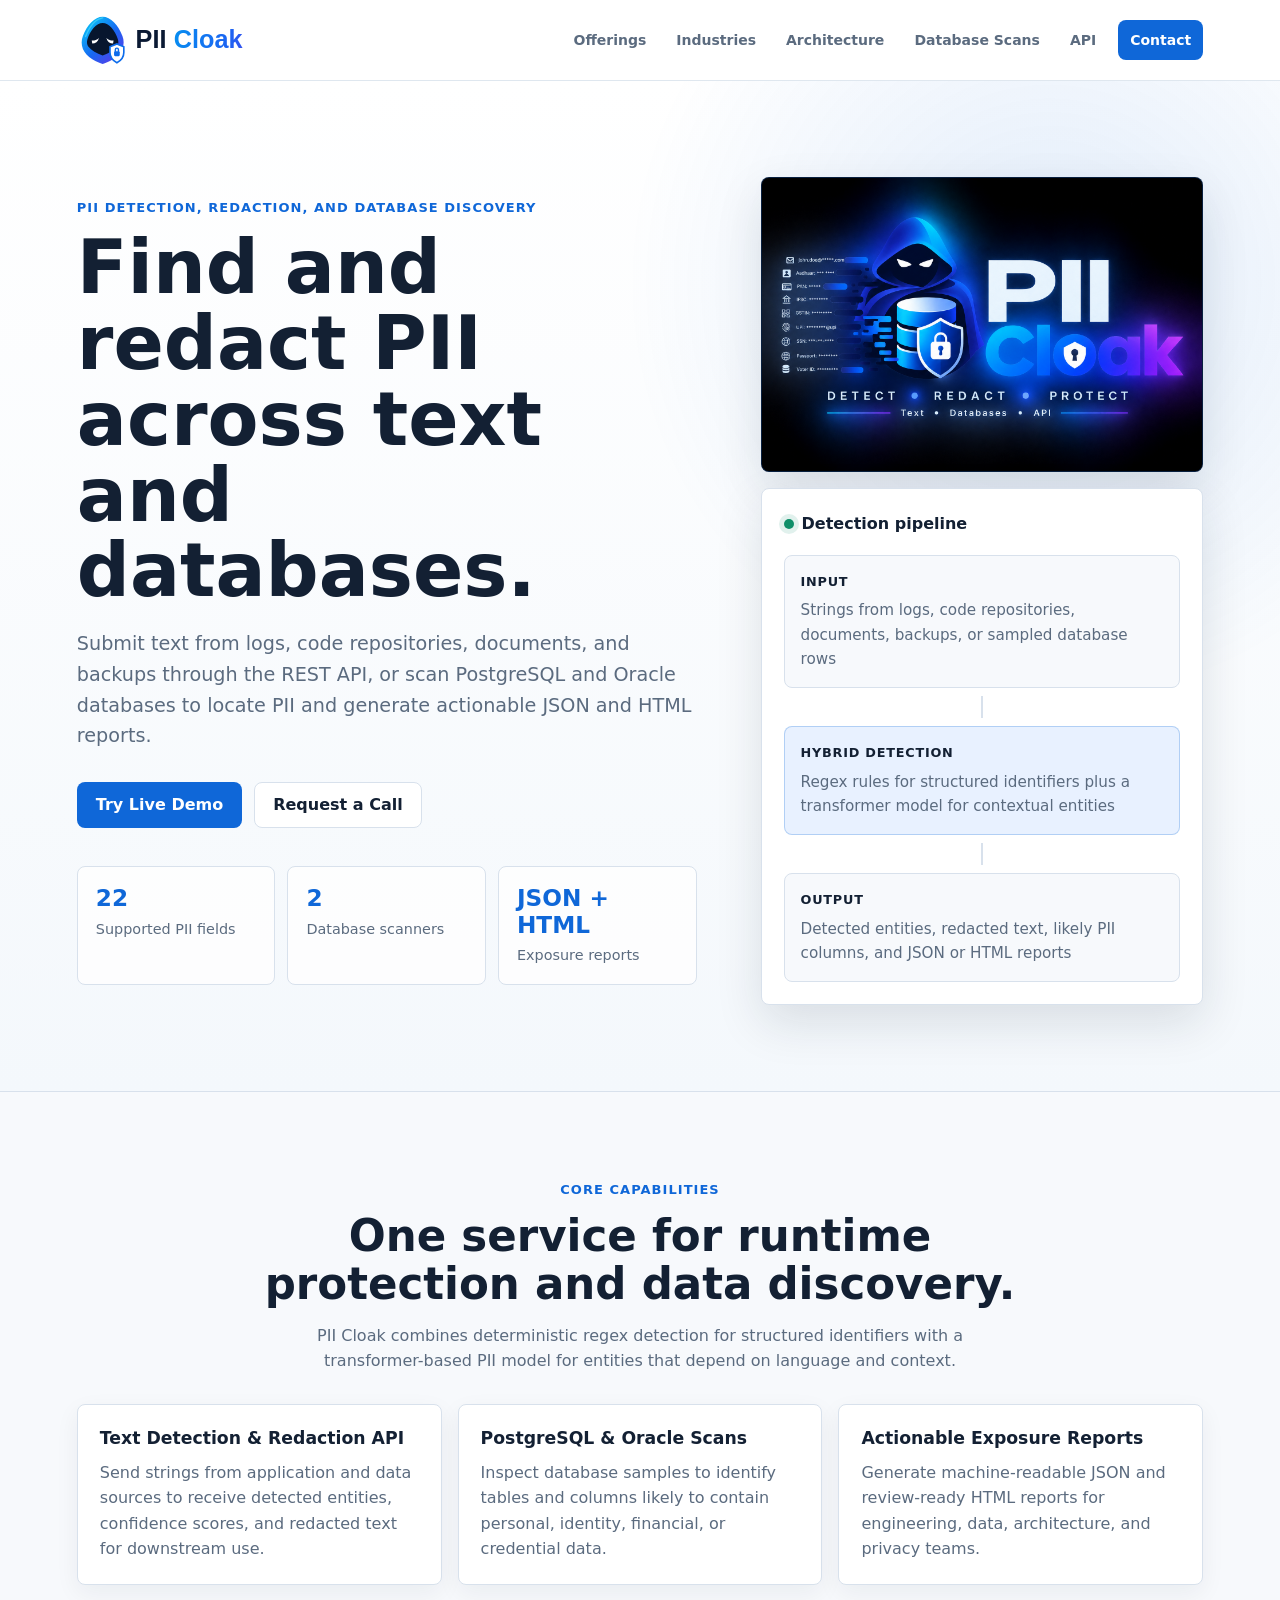
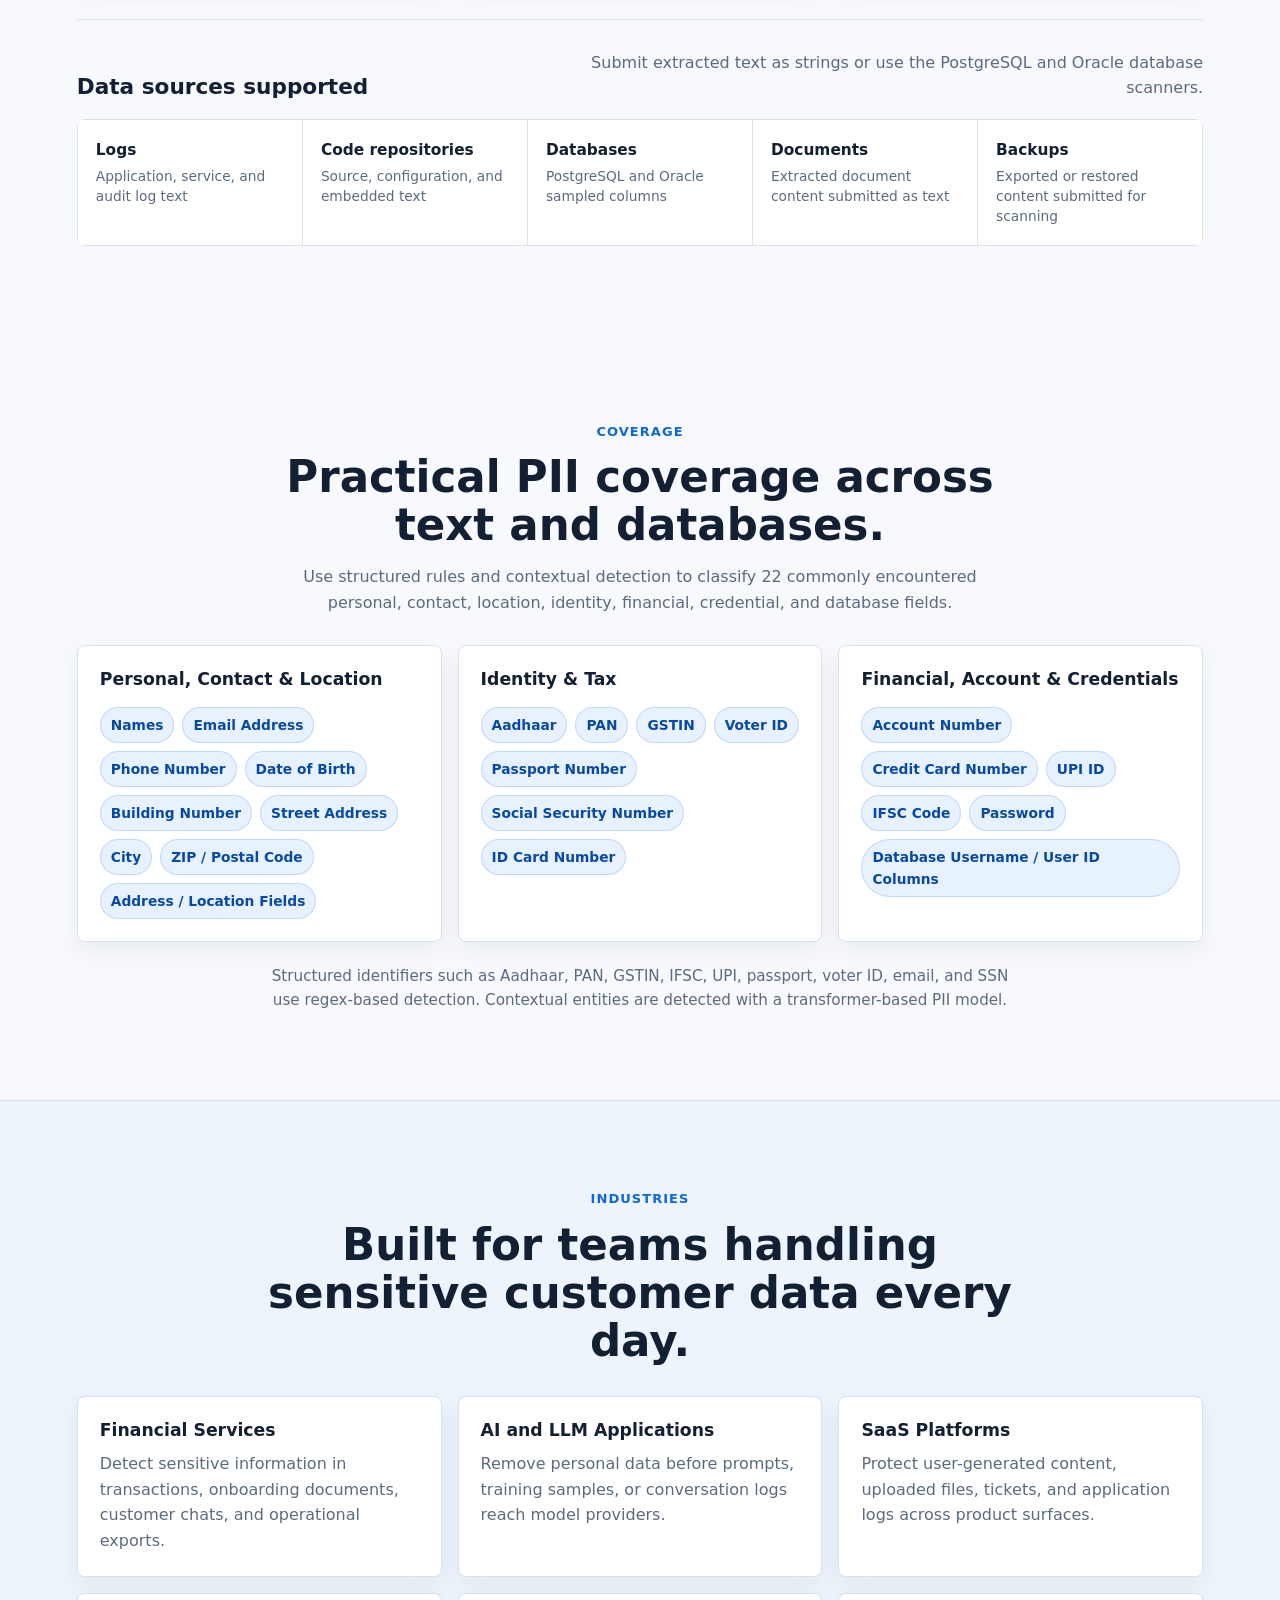
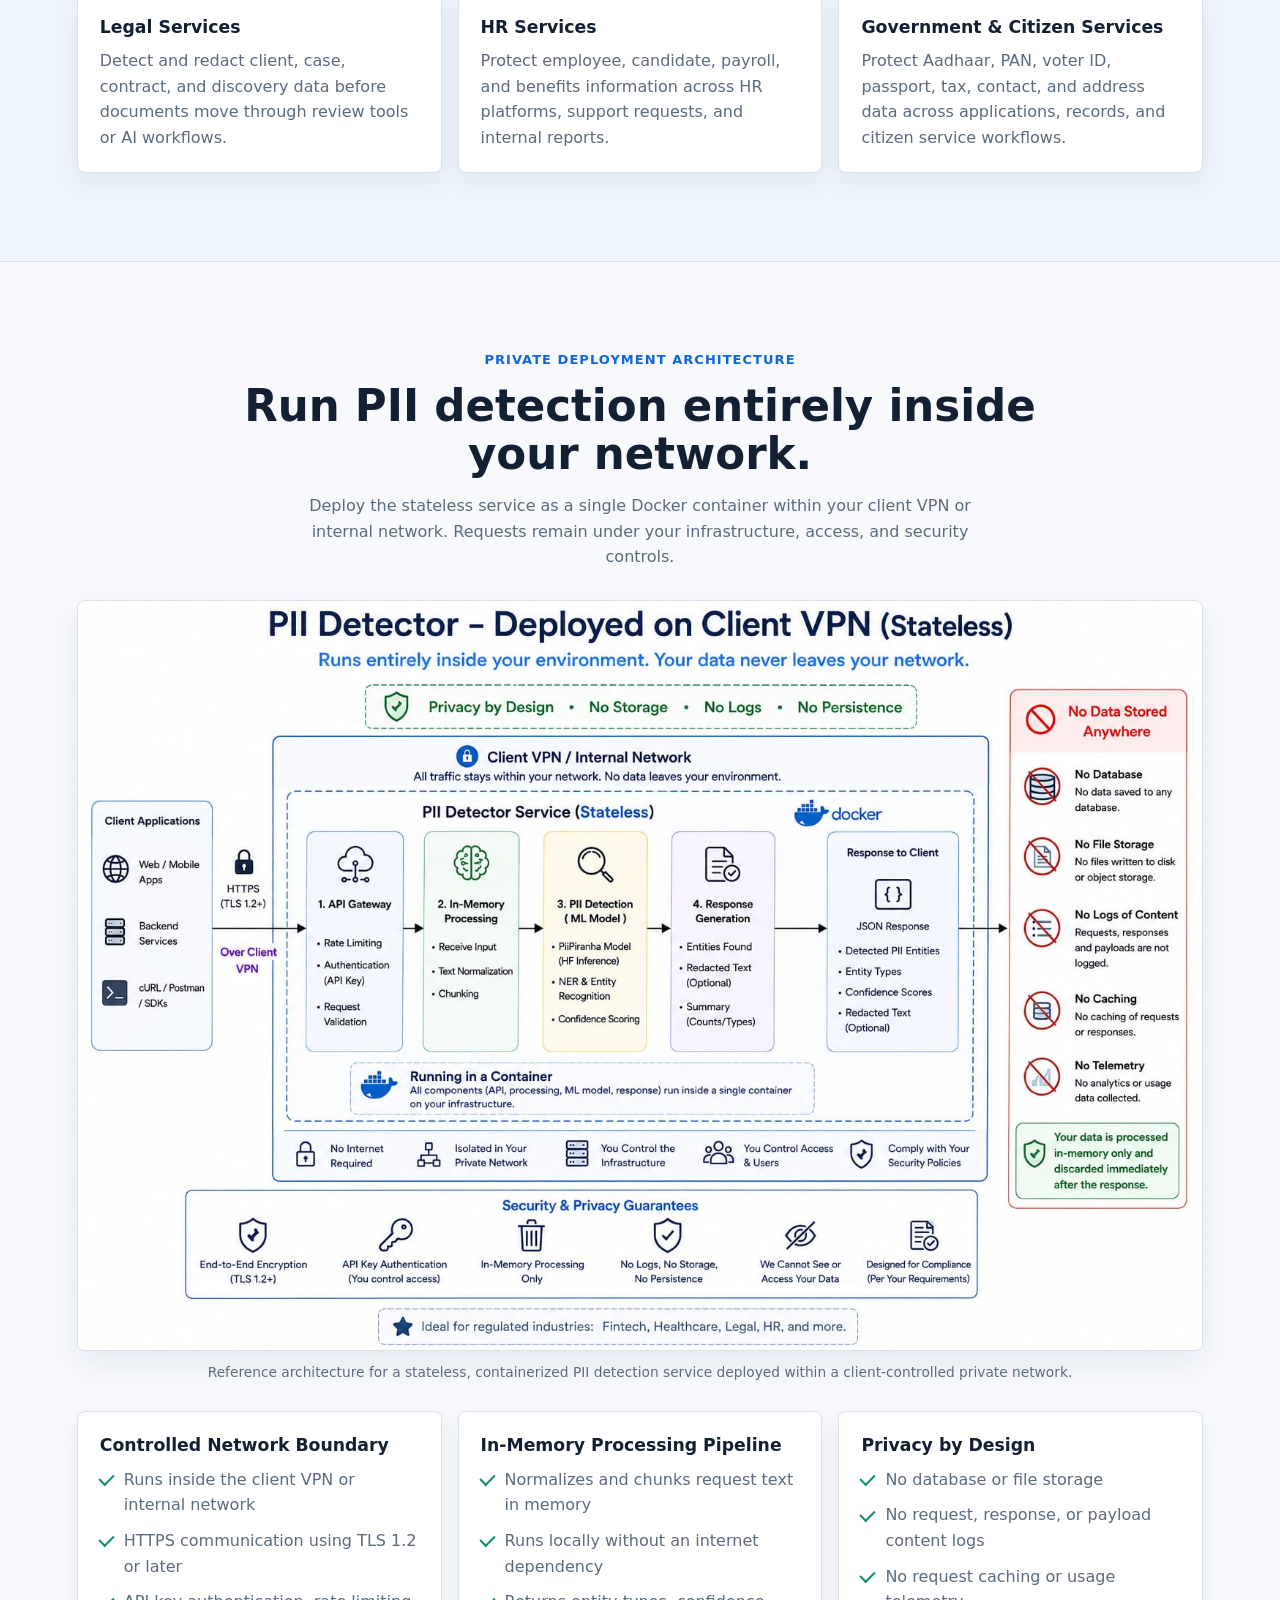
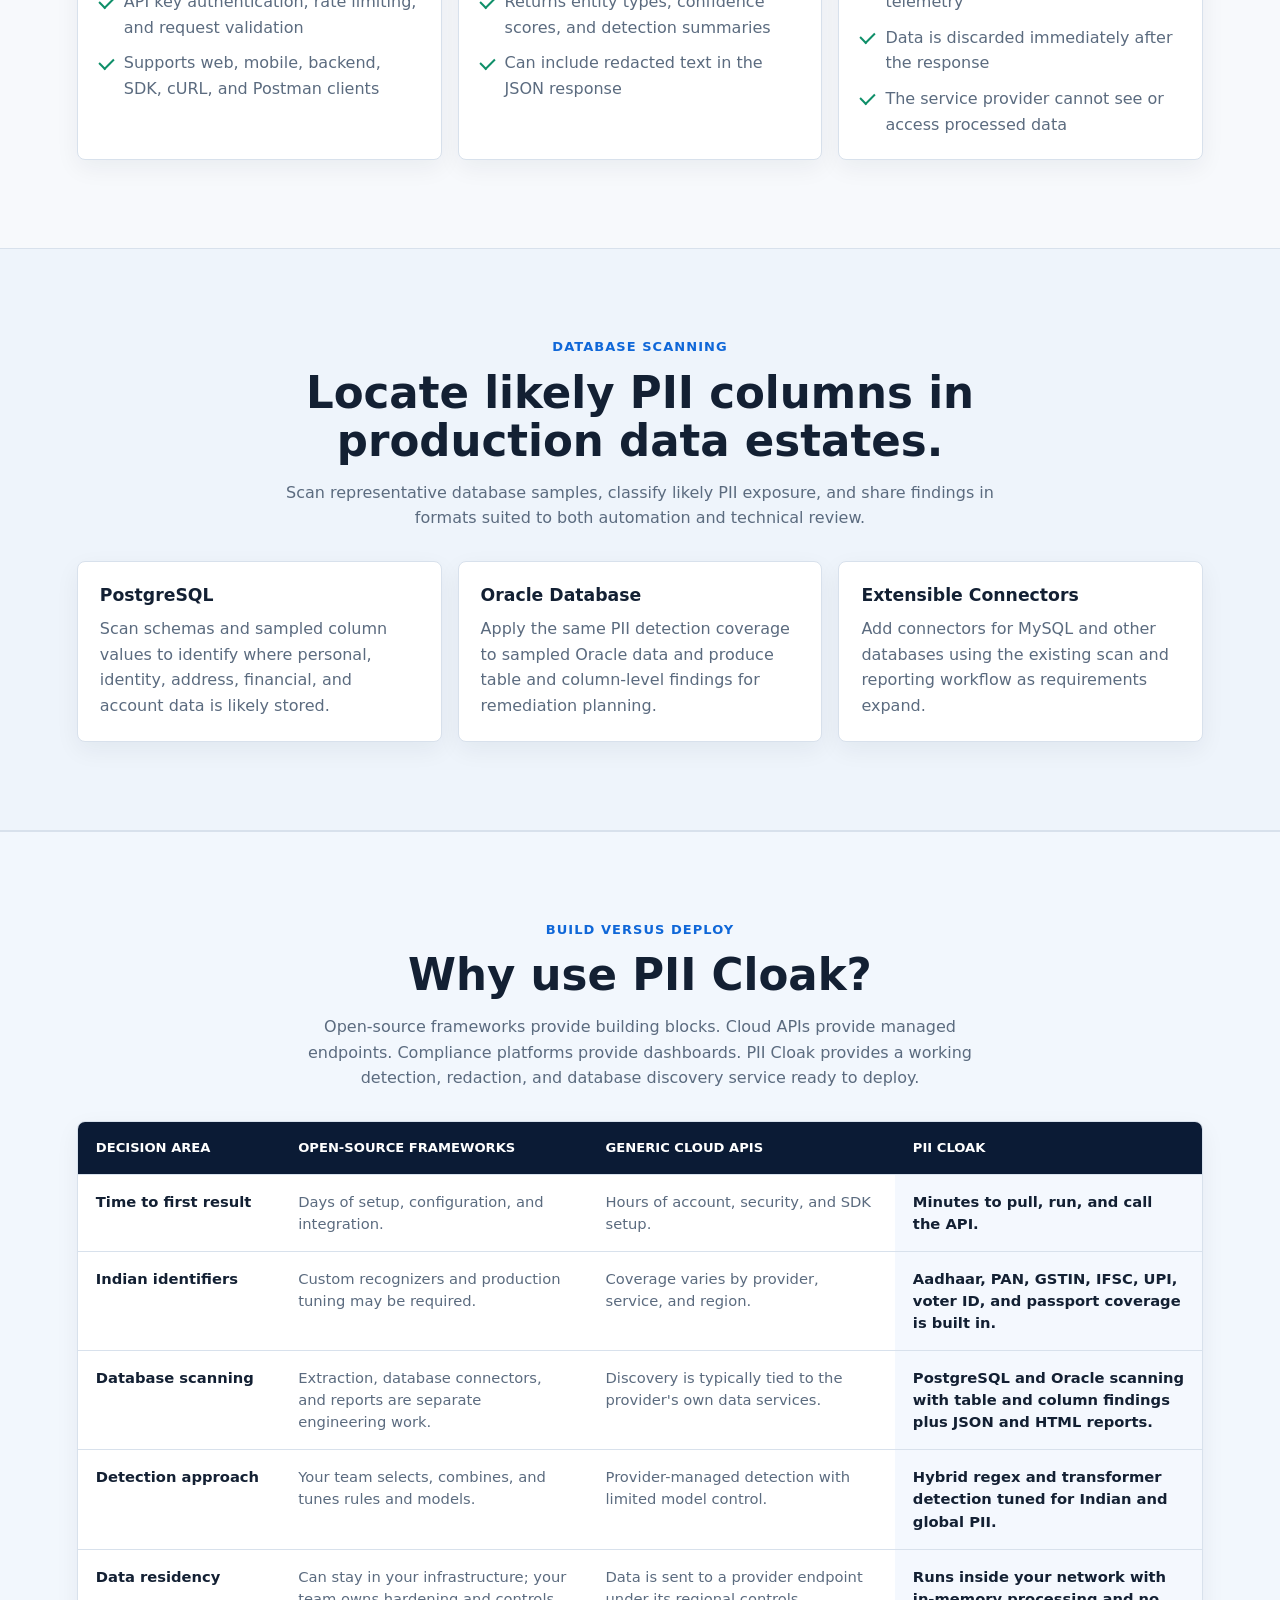
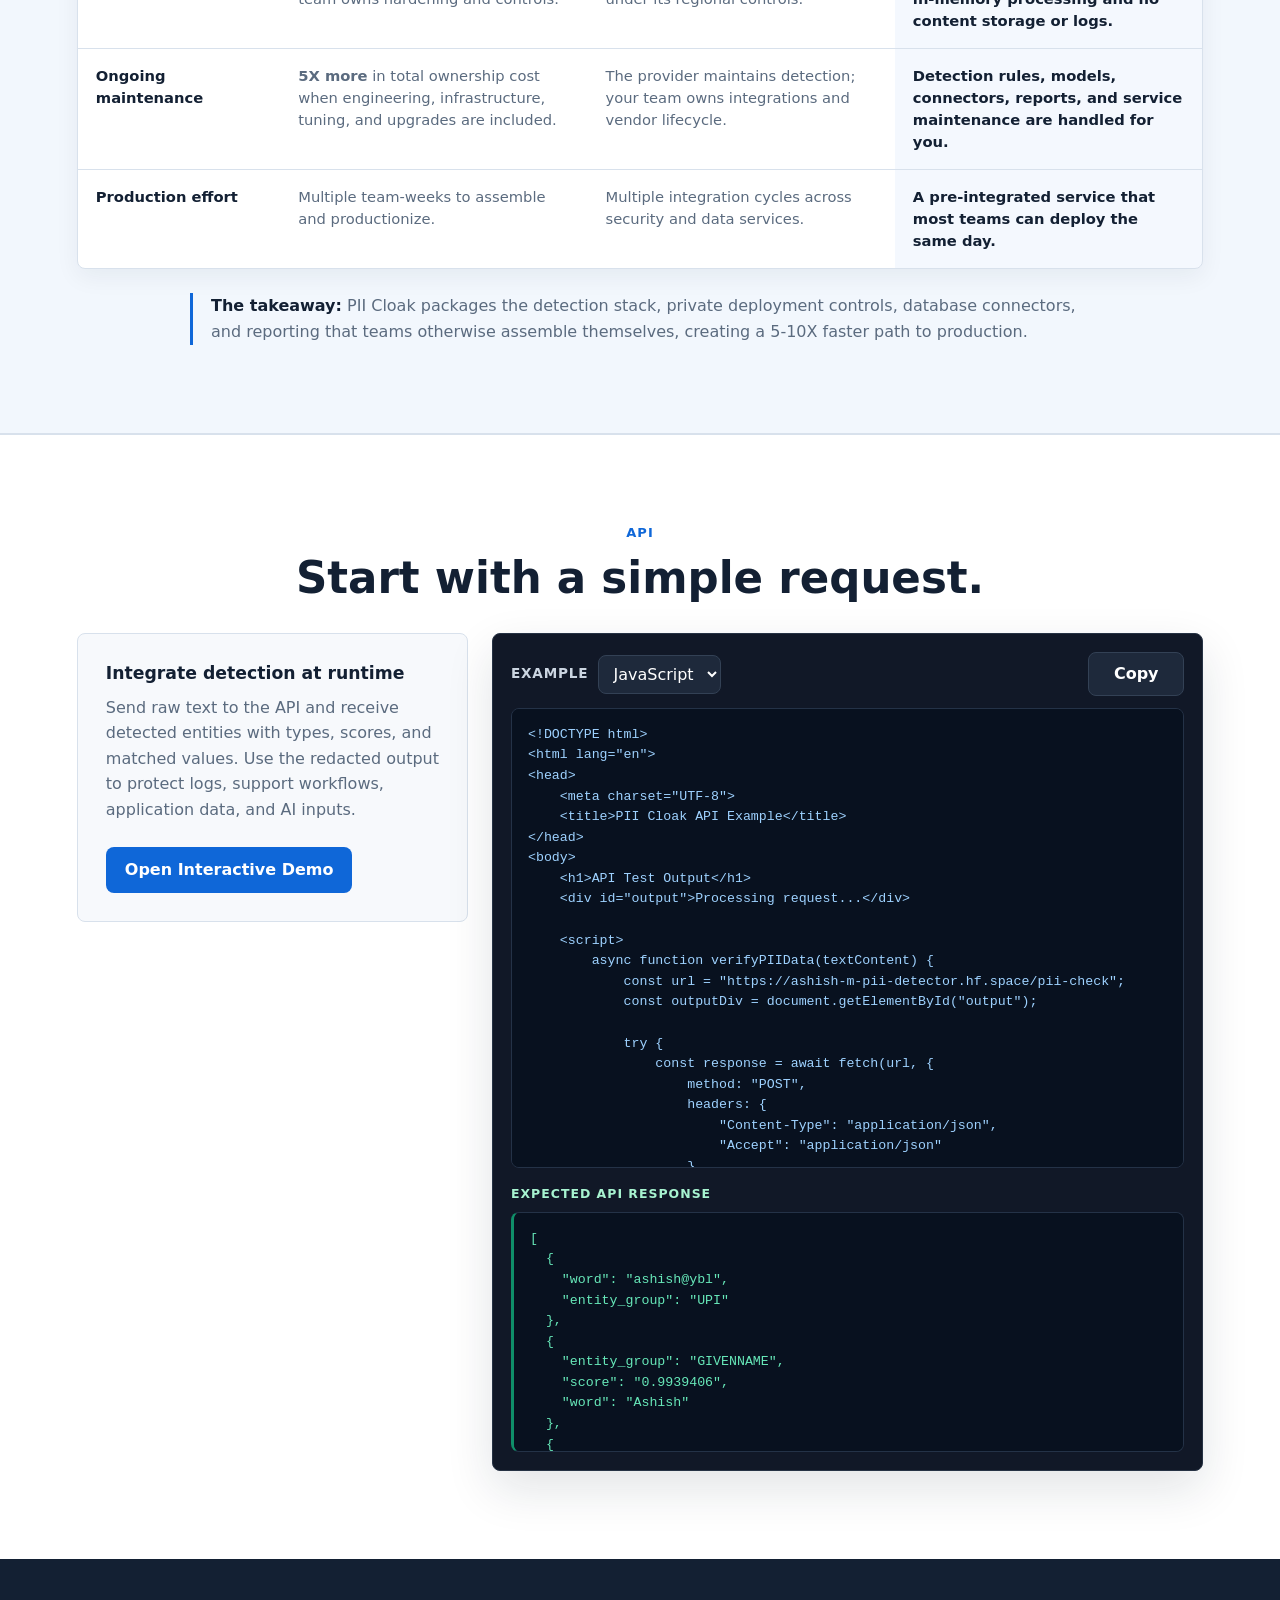
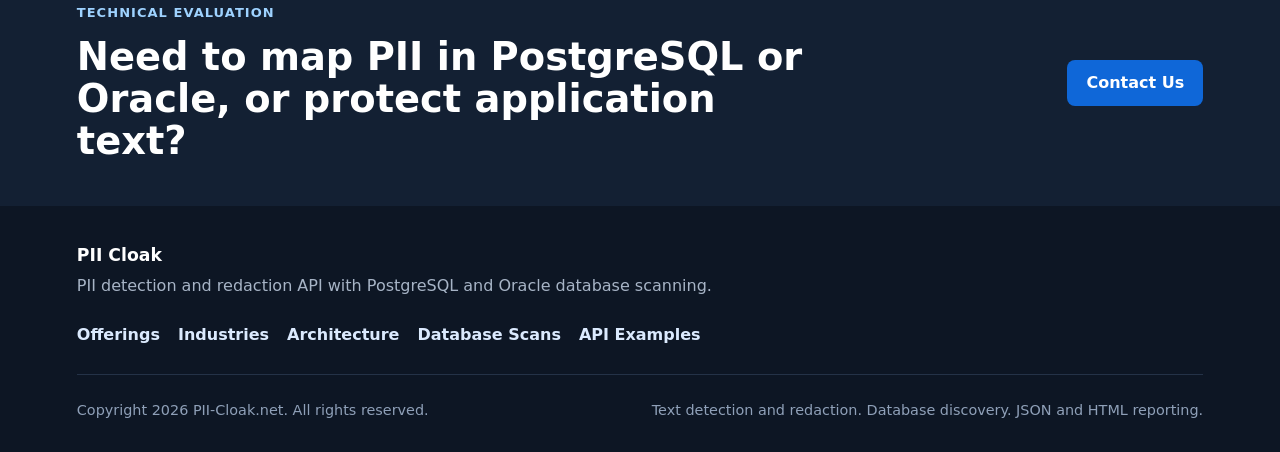
<file: index.html>
<!DOCTYPE html>
<html lang="en">
<head>
  <meta charset="utf-8">
  <meta name="viewport" content="width=device-width, initial-scale=1">
  <title>PII Cloak | PII Detection API and Database Scanner</title>
  <meta name="description" content="Detect and redact personal data in text, scan PostgreSQL and Oracle for likely PII columns, and generate JSON and HTML exposure reports with PII Cloak.">
  <meta name="author" content="PII Cloak">
  <meta name="robots" content="index, follow, max-image-preview:large, max-snippet:-1, max-video-preview:-1">
  <meta name="theme-color" content="#0b1b35">
  <link rel="canonical" href="https://pii-cloak.net/">
  <link rel="icon" href="assets/images/logo/logo.svg" type="image/svg+xml">

  <meta property="og:type" content="website">
  <meta property="og:locale" content="en_US">
  <meta property="og:site_name" content="PII Cloak">
  <meta property="og:title" content="PII Cloak | PII Detection API and Database Scanner">
  <meta property="og:description" content="Detect and redact PII in text, scan PostgreSQL and Oracle for likely PII columns, and generate JSON and HTML exposure reports.">
  <meta property="og:url" content="https://pii-cloak.net/">
  <meta property="og:image" content="https://pii-cloak.net/assets/images/logo/PII-Cloak-Logo-high-contrast.png">
  <meta property="og:image:type" content="image/png">
  <meta property="og:image:width" content="1536">
  <meta property="og:image:height" content="1024">
  <meta property="og:image:alt" content="PII Cloak detection, redaction, and data protection">

  <meta name="twitter:card" content="summary_large_image">
  <meta name="twitter:title" content="PII Cloak | PII Detection API and Database Scanner">
  <meta name="twitter:description" content="Detect and redact PII in text and locate likely PII columns in PostgreSQL and Oracle databases.">
  <meta name="twitter:image" content="https://pii-cloak.net/assets/images/logo/PII-Cloak-Logo-high-contrast.png">
  <meta name="twitter:image:alt" content="PII Cloak detection, redaction, and data protection">

  <script type="application/ld+json">
    {
      "@context": "https://schema.org",
      "@graph": [
        {
          "@type": "Organization",
          "@id": "https://pii-cloak.net/#organization",
          "name": "PII Cloak",
          "url": "https://pii-cloak.net/",
          "logo": "https://pii-cloak.net/assets/images/logo/logo.svg",
          "email": "enquiry@pii-cloak.net"
        },
        {
          "@type": "WebSite",
          "@id": "https://pii-cloak.net/#website",
          "url": "https://pii-cloak.net/",
          "name": "PII Cloak",
          "description": "PII detection and redaction API with PostgreSQL and Oracle database scanning.",
          "publisher": {
            "@id": "https://pii-cloak.net/#organization"
          }
        },
        {
          "@type": "SoftwareApplication",
          "@id": "https://pii-cloak.net/#software",
          "name": "PII Cloak",
          "applicationCategory": "SecurityApplication",
          "operatingSystem": "Docker",
          "url": "https://pii-cloak.net/",
          "description": "Detect and redact personal data in text, scan PostgreSQL and Oracle databases for likely PII columns, and generate JSON and HTML reports.",
          "publisher": {
            "@id": "https://pii-cloak.net/#organization"
          },
          "featureList": [
            "PII detection and redaction API",
            "String scanning for logs, code repositories, documents, and backups",
            "PostgreSQL database scanning",
            "Oracle database scanning",
            "JSON and HTML exposure reports",
            "Stateless private-network deployment"
          ]
        }
      ]
    }
  </script>
  <link rel="stylesheet" href="assets/css/styles.css">
</head>
<body>
  <header class="site-header">
    <a class="brand" href="#hero" aria-label="PII Cloak home">
      <img src="assets/images/logo/logo.svg" width="258" height="64" alt="PII Cloak" class="logo">
    </a>

    <button class="menu-toggle" type="button" aria-label="Open navigation menu" aria-controls="primary-navigation" aria-expanded="false">
      <span></span>
      <span></span>
      <span></span>
    </button>

    <nav id="primary-navigation" class="primary-nav" aria-label="Primary Navigation">
      <button class="menu-close" type="button" aria-label="Close navigation menu">
        <span aria-hidden="true"></span>
        <span aria-hidden="true"></span>
      </button>
      <a href="#offerings">Offerings</a>
      <a href="#customers">Industries</a>
      <a href="#enterprise">Architecture</a>
      <a href="#integrations">Database Scans</a>
      <a href="#examples">API</a>
      <a class="nav-cta" href="mailto:enquiry@pii-cloak.net?subject=Enterprise%20License">Contact</a>
    </nav>
  </header>

  <main>
    <section id="hero" class="hero-section">
      <div class="hero-content">
        <div class="eyebrow">PII detection, redaction, and database discovery</div>
        <h1>Find and redact PII across text and databases.</h1>
        <p class="lead">
          Submit text from logs, code repositories, documents, and backups through the REST API, or scan
          PostgreSQL and Oracle databases to locate PII and generate actionable JSON and HTML reports.
        </p>

        <div class="hero-actions" aria-label="Primary actions">
          <button class="btn btn-primary" type="button" onclick="openDemo()">Try Live Demo</button>
          <a class="btn btn-secondary" href="mailto:enquiry@pii-cloak.net?subject=Enterprise%20License">Request a Call</a>
        </div>

        <div class="metrics" aria-label="Trust metrics">
          <div class="metric">
            <strong>22</strong>
            <span>Supported PII fields</span>
          </div>
          <div class="metric">
            <strong>2</strong>
            <span>Database scanners</span>
          </div>
          <div class="metric">
            <strong>JSON + HTML</strong>
            <span>Exposure reports</span>
          </div>
        </div>
      </div>

      <div class="hero-visual">
        <img src="assets/images/logo/PII-Cloak-Logo-high-contrast.png" width="1536" height="1024" decoding="async" fetchpriority="high" alt="PII Cloak detect, redact, and protect visual" class="hero-image">

        <aside class="hero-panel" aria-label="Detection summary">
          <div class="panel-header">
            <span class="status-dot"></span>
            <span>Detection pipeline</span>
          </div>
          <div class="scan-card">
            <span class="scan-label">Input</span>
            <p>Strings from logs, code repositories, documents, backups, or sampled database rows</p>
          </div>
          <div class="scan-flow" aria-hidden="true"></div>
          <div class="scan-card highlighted">
            <span class="scan-label">Hybrid detection</span>
            <p>Regex rules for structured identifiers plus a transformer model for contextual entities</p>
          </div>
          <div class="scan-flow" aria-hidden="true"></div>
          <div class="scan-card">
            <span class="scan-label">Output</span>
            <p>Detected entities, redacted text, likely PII columns, and JSON or HTML reports</p>
          </div>
        </aside>
      </div>
    </section>

    <section id="offerings" class="section">
      <div class="section-heading">
        <span class="eyebrow">Core capabilities</span>
        <h2>One service for runtime protection and data discovery.</h2>
        <p>
          PII Cloak combines deterministic regex detection for structured identifiers with a
          transformer-based PII model for entities that depend on language and context.
        </p>
      </div>

      <div class="feature-grid">
        <article class="card">
          <h3>Text Detection &amp; Redaction API</h3>
          <p>Send strings from application and data sources to receive detected entities, confidence scores, and redacted text for downstream use.</p>
        </article>
        <article class="card">
          <h3>PostgreSQL &amp; Oracle Scans</h3>
          <p>Inspect database samples to identify tables and columns likely to contain personal, identity, financial, or credential data.</p>
        </article>
        <article class="card">
          <h3>Actionable Exposure Reports</h3>
          <p>Generate machine-readable JSON and review-ready HTML reports for engineering, data, architecture, and privacy teams.</p>
        </article>
      </div>

      <div class="source-coverage" aria-labelledby="source-coverage-title">
        <div class="source-coverage-heading">
          <h3 id="source-coverage-title">Data sources supported</h3>
          <p>Submit extracted text as strings or use the PostgreSQL and Oracle database scanners.</p>
        </div>
        <ul class="source-list">
          <li>
            <strong>Logs</strong>
            <span>Application, service, and audit log text</span>
          </li>
          <li>
            <strong>Code repositories</strong>
            <span>Source, configuration, and embedded text</span>
          </li>
          <li>
            <strong>Databases</strong>
            <span>PostgreSQL and Oracle sampled columns</span>
          </li>
          <li>
            <strong>Documents</strong>
            <span>Extracted document content submitted as text</span>
          </li>
          <li>
            <strong>Backups</strong>
            <span>Exported or restored content submitted for scanning</span>
          </li>
        </ul>
      </div>
    </section>

    <section id="pii" class="section">
      <div class="section-heading">
        <span class="eyebrow">Coverage</span>
        <h2>Practical PII coverage across text and databases.</h2>
        <p>Use structured rules and contextual detection to classify 22 commonly encountered personal, contact, location, identity, financial, credential, and database fields.</p>
      </div>

      <div class="identifier-grid">
        <article class="card">
          <h3>Personal, Contact &amp; Location</h3>
          <div class="badge-group">
            <span class="badge">Names</span>
            <span class="badge">Email Address</span>
            <span class="badge">Phone Number</span>
            <span class="badge">Date of Birth</span>
            <span class="badge">Building Number</span>
            <span class="badge">Street Address</span>
            <span class="badge">City</span>
            <span class="badge">ZIP / Postal Code</span>
            <span class="badge">Address / Location Fields</span>
          </div>
        </article>

        <article class="card">
          <h3>Identity &amp; Tax</h3>
          <div class="badge-group">
            <span class="badge">Aadhaar</span>
            <span class="badge">PAN</span>
            <span class="badge">GSTIN</span>
            <span class="badge">Voter ID</span>
            <span class="badge">Passport Number</span>
            <span class="badge">Social Security Number</span>
            <span class="badge">ID Card Number</span>
          </div>
        </article>

        <article class="card">
          <h3>Financial, Account &amp; Credentials</h3>
          <div class="badge-group">
            <span class="badge">Account Number</span>
            <span class="badge">Credit Card Number</span>
            <span class="badge">UPI ID</span>
            <span class="badge">IFSC Code</span>
            <span class="badge">Password</span>
            <span class="badge">Database Username / User ID Columns</span>
          </div>
        </article>
      </div>

      <p class="note">
        Structured identifiers such as Aadhaar, PAN, GSTIN, IFSC, UPI, passport, voter ID, email, and SSN use regex-based detection. Contextual entities are detected with a transformer-based PII model.
      </p>
    </section>

    <section id="customers" class="section section-muted">
      <div class="section-heading">
        <span class="eyebrow">Industries</span>
        <h2>Built for teams handling sensitive customer data every day.</h2>
      </div>

      <div class="feature-grid">
        <article class="card">
          <h3>Financial Services</h3>
          <p>Detect sensitive information in transactions, onboarding documents, customer chats, and operational exports.</p>
        </article>
        <article class="card">
          <h3>AI and LLM Applications</h3>
          <p>Remove personal data before prompts, training samples, or conversation logs reach model providers.</p>
        </article>
        <article class="card">
          <h3>SaaS Platforms</h3>
          <p>Protect user-generated content, uploaded files, tickets, and application logs across product surfaces.</p>
        </article>
        <article class="card">
          <h3>Legal Services</h3>
          <p>Detect and redact client, case, contract, and discovery data before documents move through review tools or AI workflows.</p>
        </article>
        <article class="card">
          <h3>HR Services</h3>
          <p>Protect employee, candidate, payroll, and benefits information across HR platforms, support requests, and internal reports.</p>
        </article>
        <article class="card">
          <h3>Government &amp; Citizen Services</h3>
          <p>Protect Aadhaar, PAN, voter ID, passport, tax, contact, and address data across applications, records, and citizen service workflows.</p>
        </article>
      </div>
    </section>

    <section id="enterprise" class="section">
      <div class="section-heading">
        <span class="eyebrow">Private deployment architecture</span>
        <h2>Run PII detection entirely inside your network.</h2>
        <p>Deploy the stateless service as a single Docker container within your client VPN or internal network. Requests remain under your infrastructure, access, and security controls.</p>
      </div>

      <figure class="architecture-figure">
        <a href="assets/images/architecture/pii-cloak-client-vpn-architecture.jpeg" target="_blank" rel="noopener" aria-label="Open the client VPN deployment architecture diagram at full size">
          <img src="assets/images/architecture/pii-cloak-client-vpn-architecture.jpeg" width="1536" height="1024" loading="lazy" alt="PII Cloak stateless deployment inside a client VPN, showing API gateway, in-memory processing, PII detection, response generation, and JSON response stages">
        </a>
        <figcaption>Reference architecture for a stateless, containerized PII detection service deployed within a client-controlled private network.</figcaption>
      </figure>

      <div class="feature-grid">
        <article class="card">
          <h3>Controlled Network Boundary</h3>
          <ul class="check-list">
            <li>Runs inside the client VPN or internal network</li>
            <li>HTTPS communication using TLS 1.2 or later</li>
            <li>API key authentication, rate limiting, and request validation</li>
            <li>Supports web, mobile, backend, SDK, cURL, and Postman clients</li>
          </ul>
        </article>
        <article class="card">
          <h3>In-Memory Processing Pipeline</h3>
          <ul class="check-list">
            <li>Normalizes and chunks request text in memory</li>
            <li>Runs locally without an internet dependency</li>
            <li>Returns entity types, confidence scores, and detection summaries</li>
            <li>Can include redacted text in the JSON response</li>
          </ul>
        </article>
        <article class="card">
          <h3>Privacy by Design</h3>
          <ul class="check-list">
            <li>No database or file storage</li>
            <li>No request, response, or payload content logs</li>
            <li>No request caching or usage telemetry</li>
            <li>Data is discarded immediately after the response</li>
            <li>The service provider cannot see or access processed data</li>
          </ul>
        </article>
      </div>
    </section>

    <section id="integrations" class="section section-muted">
      <div class="section-heading">
        <span class="eyebrow">Database scanning</span>
        <h2>Locate likely PII columns in production data estates.</h2>
        <p>Scan representative database samples, classify likely PII exposure, and share findings in formats suited to both automation and technical review.</p>
      </div>

      <div class="feature-grid">
        <article class="card">
          <h3>PostgreSQL</h3>
          <p>Scan schemas and sampled column values to identify where personal, identity, address, financial, and account data is likely stored.</p>
        </article>
        <article class="card">
          <h3>Oracle Database</h3>
          <p>Apply the same PII detection coverage to sampled Oracle data and produce table and column-level findings for remediation planning.</p>
        </article>
        <article class="card">
          <h3>Extensible Connectors</h3>
          <p>Add connectors for MySQL and other databases using the existing scan and reporting workflow as requirements expand.</p>
        </article>
      </div>
    </section>

    <section id="why-pii-cloak" class="section comparison-section">
      <div class="section-heading">
        <span class="eyebrow">Build versus deploy</span>
        <h2>Why use PII Cloak?</h2>
        <p>Open-source frameworks provide building blocks. Cloud APIs provide managed endpoints. Compliance platforms provide dashboards. PII Cloak provides a working detection, redaction, and database discovery service ready to deploy.</p>
      </div>

      <div class="comparison-table-wrap">
        <table class="comparison-table">
          <caption class="sr-only">Technical comparison of open-source frameworks, generic cloud APIs, and PII Cloak</caption>
          <thead>
            <tr>
              <th scope="col">Decision area</th>
              <th scope="col">Open-source frameworks</th>
              <th scope="col">Generic cloud APIs</th>
              <th scope="col">PII Cloak</th>
            </tr>
          </thead>
          <tbody>
            <tr>
              <th scope="row">Time to first result</th>
              <td data-label="Open-source frameworks">Days of setup, configuration, and integration.</td>
              <td data-label="Generic cloud APIs">Hours of account, security, and SDK setup.</td>
              <td data-label="PII Cloak">Minutes to pull, run, and call the API.</td>
            </tr>
            <tr>
              <th scope="row">Indian identifiers</th>
              <td data-label="Open-source frameworks">Custom recognizers and production tuning may be required.</td>
              <td data-label="Generic cloud APIs">Coverage varies by provider, service, and region.</td>
              <td data-label="PII Cloak">Aadhaar, PAN, GSTIN, IFSC, UPI, voter ID, and passport coverage is built in.</td>
            </tr>
            <tr>
              <th scope="row">Database scanning</th>
              <td data-label="Open-source frameworks">Extraction, database connectors, and reports are separate engineering work.</td>
              <td data-label="Generic cloud APIs">Discovery is typically tied to the provider's own data services.</td>
              <td data-label="PII Cloak">PostgreSQL and Oracle scanning with table and column findings plus JSON and HTML reports.</td>
            </tr>
            <tr>
              <th scope="row">Detection approach</th>
              <td data-label="Open-source frameworks">Your team selects, combines, and tunes rules and models.</td>
              <td data-label="Generic cloud APIs">Provider-managed detection with limited model control.</td>
              <td data-label="PII Cloak">Hybrid regex and transformer detection tuned for Indian and global PII.</td>
            </tr>
            <tr>
              <th scope="row">Data residency</th>
              <td data-label="Open-source frameworks">Can stay in your infrastructure; your team owns hardening and controls.</td>
              <td data-label="Generic cloud APIs">Data is sent to a provider endpoint under its regional controls.</td>
              <td data-label="PII Cloak">Runs inside your network with in-memory processing and no content storage or logs.</td>
            </tr>
            <tr>
              <th scope="row">Ongoing maintenance</th>
              <td data-label="Open-source frameworks"><strong>5X more</strong> in total ownership cost when engineering, infrastructure, tuning, and upgrades are included.</td>
              <td data-label="Generic cloud APIs">The provider maintains detection; your team owns integrations and vendor lifecycle.</td>
              <td data-label="PII Cloak">Detection rules, models, connectors, reports, and service maintenance are handled for you.</td>
            </tr>
            <tr>
              <th scope="row">Production effort</th>
              <td data-label="Open-source frameworks">Multiple team-weeks to assemble and productionize.</td>
              <td data-label="Generic cloud APIs">Multiple integration cycles across security and data services.</td>
              <td data-label="PII Cloak">A pre-integrated service that most teams can deploy the same day.</td>
            </tr>
          </tbody>
        </table>
      </div>

      <p class="comparison-takeaway"><strong>The takeaway:</strong> PII Cloak packages the detection stack, private deployment controls, database connectors, and reporting that teams otherwise assemble themselves, creating a 5-10X faster path to production.</p>
    </section>

    <section id="examples" class="section api-section">
      <div class="section-heading">
        <span class="eyebrow">API</span>
        <h2>Start with a simple request.</h2>
      </div>

      <div class="api-layout">
        <div class="api-copy">
          <h3>Integrate detection at runtime</h3>
          <p>
            Send raw text to the API and receive detected entities with types, scores, and matched values.
            Use the redacted output to protect logs, support workflows, application data, and AI inputs.
          </p>
          <button class="btn btn-primary" type="button" onclick="openDemo()">Open Interactive Demo</button>
        </div>

        <div class="code-card">
          <div class="toolbar">
            <label for="lang">Example</label>
            <select id="lang">
              <option>JavaScript</option>
              <option>cURL</option>
              <option>Python</option>
              <option>PHP</option>
              <option>Java</option>
              <option>Ruby</option>
            </select>
            <button id="copy-code-button" type="button" onclick="copyCode()">Copy</button>
            <span id="copy-status" class="sr-only" aria-live="polite"></span>
          </div>
          <pre id="code"></pre>

          <div class="response-title">Expected API Response</div>
          <pre class="response-box" id="response-box"></pre>
        </div>
      </div>
    </section>

    <section class="contact-cta" aria-label="Contact sales">
      <div>
        <span class="eyebrow">Technical evaluation</span>
        <h2>Need to map PII in PostgreSQL or Oracle, or protect application text?</h2>
      </div>
      <a class="btn btn-primary" href="mailto:enquiry@pii-cloak.net?subject=PII%20Detector%20Enterprise%20Inquiry">Contact Us</a>
    </section>
  </main>

  <footer class="site-footer">
    <div>
      <h3>PII Cloak</h3>
      <p>PII detection and redaction API with PostgreSQL and Oracle database scanning.</p>
    </div>

    <nav aria-label="Footer navigation">
      <a href="#offerings">Offerings</a>
      <a href="#customers">Industries</a>
      <a href="#enterprise">Architecture</a>
      <a href="#integrations">Database Scans</a>
      <a href="#examples">API Examples</a>
    </nav>

    <div class="footer-bottom">
      <span>Copyright 2026 PII-Cloak.net. All rights reserved.</span>
      <span>Text detection and redaction. Database discovery. JSON and HTML reporting.</span>
    </div>
  </footer>

  <div class="modal-overlay" id="demoModal" onclick="closeDemoOnOverlay(event)">
    <div class="modal-content" role="dialog" aria-modal="true" aria-labelledby="demo-title">
      <button class="close-modal" type="button" onclick="closeDemo()" aria-label="Close demo">Close</button>
      <h3 id="demo-title">Interactive API Demo</h3>
      <p class="lead">Enter raw text containing sensitive PII strings to evaluate response data.</p>
      <textarea class="demo-textarea" id="demoInput" placeholder="Type or paste sample text here..."></textarea>
      <button class="btn btn-primary" type="button" id="submitDemoBtn" onclick="runLiveDemo()">Analyze Text</button>

      <div id="demoResponseArea" class="demo-response-area">
        <div class="response-title">Live API Response</div>
        <pre class="response-box demo-response" id="demoResponseBox"></pre>
      </div>
    </div>
  </div>

  <script defer src="assets/js/main.js"></script>
</body>
</html>
</file>
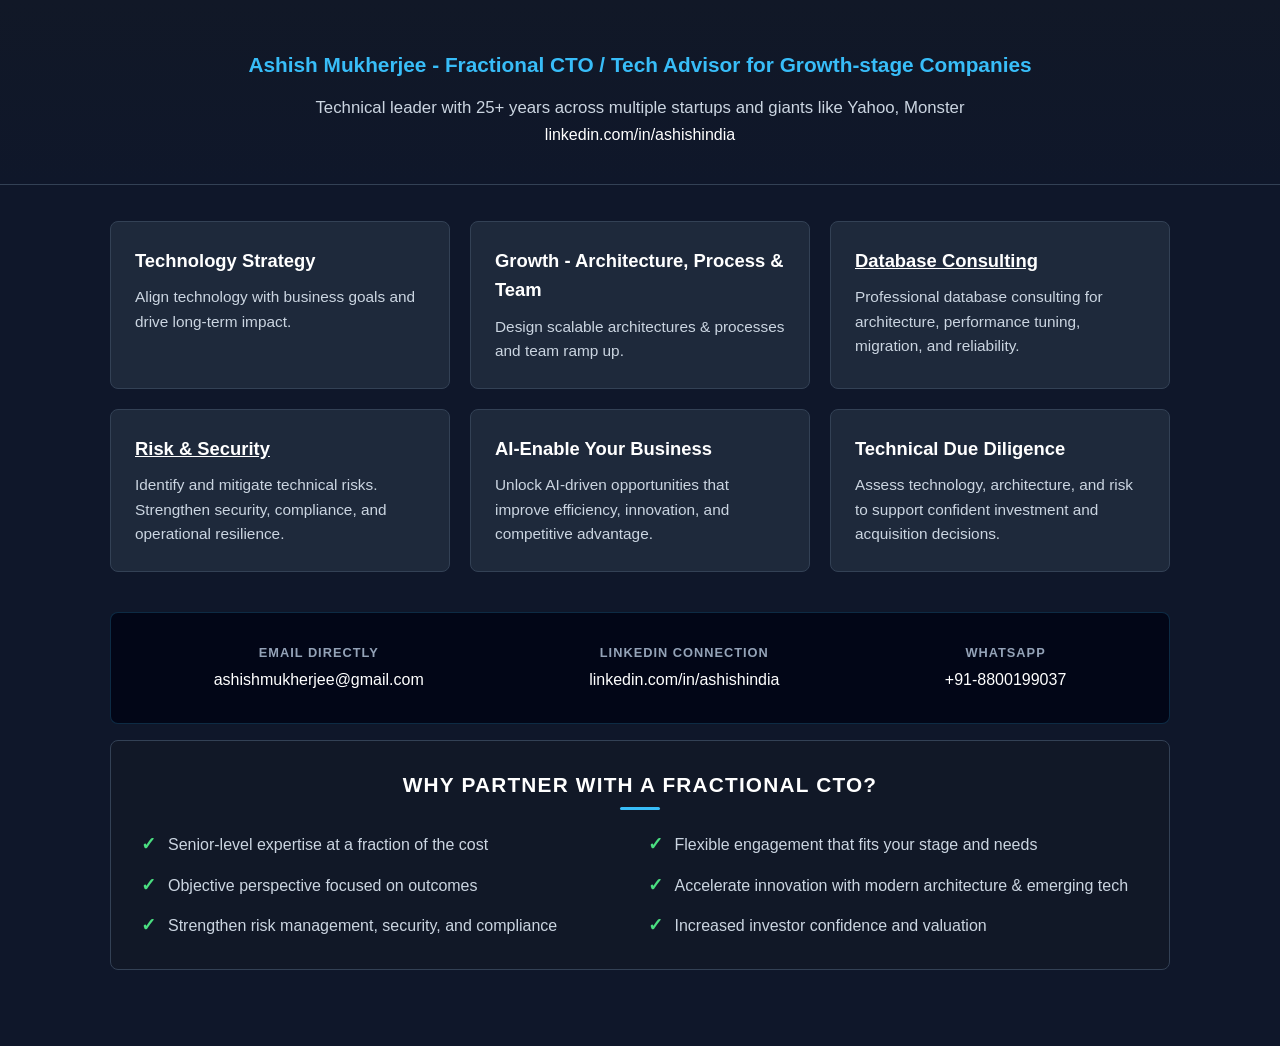
<file: cto.html>
<html lang="en-US">
  <head>
    <meta charset="UTF-8" />
    <meta http-equiv="X-UA-Compatible" content="IE=edge" />
    <meta name="viewport" content="width=device-width, initial-scale=1" />
    <title>Ashish Mukherjee | Fractional CTO &amp; Technical Advisor</title>
    <meta name="description" content="Fractional CTO and technical advisor for startups and growth-stage companies." />
    <link rel="canonical" href="https://ashish-m-yh.github.io/" />
    <meta property="og:title" content="Ashish Mukherjee" />
    <meta property="og:locale" content="en_US" />
    <meta property="og:url" content="https://ashish-m-yh.github.io/" />
    <meta property="og:site_name" content="Ashish Mukherjee" />
    <meta property="og:type" content="website" />
    <meta name="twitter:card" content="summary" />
    <meta property="twitter:title" content="Ashish Mukherjee" />
    <style>
      :root {
        --bg-dark: #0f172a;
        --bg-card: #1e293b;
        --accent-blue: #38bdf8;
        --accent-green: #4ade80;
        --text-main: #cbd5e1;
        --text-bright: #ffffff;
        --border-color: #334155;
      }

      * {
        box-sizing: border-box;
      }

      html,
      body {
        width: 100%;
        min-height: 100%;
        margin: 0;
        overflow-x: hidden;
      }

      body {
        font-family: -apple-system, BlinkMacSystemFont, "Segoe UI", Roboto, Helvetica, Arial, sans-serif;
        background-color: var(--bg-dark);
        color: var(--text-main);
        line-height: 1.6;
      }

      a {
        color: inherit;
      }

      header {
        padding: 48px 20px 36px;
        text-align: center;
        border-bottom: 1px solid var(--border-color);
        background: linear-gradient(180deg, #111827 0%, #0f172a 100%);
      }

      .header-container {
        width: min(100%, 820px);
        margin: 0 auto;
      }

      h1 {
        margin: 0 0 12px;
        color: var(--text-bright);
        font-size: clamp(2rem, 6vw, 3.5rem);
        line-height: 1.08;
        font-weight: 800;
      }

      .subtitle {
        margin-bottom: 14px;
        color: var(--accent-blue);
        font-size: clamp(1.05rem, 3.5vw, 1.3rem);
        font-weight: 650;
      }

      .tagline {
        max-width: 680px;
        margin: 0 auto;
        font-size: 1.05rem;
      }

      .container {
        width: min(100%, 1100px);
        margin: 0 auto;
        padding: 36px 20px;
      }

      h2 {
        position: relative;
        margin: 0 0 22px;
        color: var(--text-bright);
        font-size: clamp(1.05rem, 4vw, 1.3rem);
        line-height: 1.35;
        text-align: center;
        text-transform: uppercase;
        letter-spacing: 1.2px;
      }

      h2::after {
        content: "";
        display: block;
        width: 40px;
        height: 3px;
        margin: 8px auto 0;
        border-radius: 2px;
        background-color: var(--accent-blue);
      }

      .services-grid {
        display: grid;
        grid-template-columns: repeat(auto-fit, minmax(min(100%, 320px), 1fr));
        gap: 20px;
        margin-bottom: 40px;
      }

      .service-card,
      .why-section,
      .cta-panel {
        border: 1px solid var(--border-color);
        border-radius: 8px;
      }

      .service-card {
        padding: 24px;
        background-color: var(--bg-card);
        transition: transform 0.2s, border-color 0.2s;
      }

      .service-card:hover {
        border-color: #475569;
        transform: translateY(-2px);
      }

      .service-title {
        margin-bottom: 10px;
        color: var(--text-bright);
        font-size: 1.15rem;
        font-weight: 700;
      }

      .service-desc {
        margin: 0;
        color: var(--text-main);
        font-size: 0.96rem;
      }

      .why-section {
        margin-bottom: 40px;
        padding: 30px;
        background-color: #111827;
      }

      .why-grid {
        display: grid;
        grid-template-columns: repeat(auto-fit, minmax(min(100%, 400px), 1fr));
        gap: 15px;
        margin-top: 15px;
      }

      .why-item {
        display: flex;
        align-items: flex-start;
        gap: 12px;
        font-size: 1rem;
      }

      .why-icon {
        flex: 0 0 auto;
        color: var(--accent-green);
        font-size: 1.1rem;
        font-weight: 800;
        line-height: 1.4;
      }

      .cta-panel {
        padding: 30px;
        background-color: #020617;
        border-color: rgba(56, 189, 248, 0.2);
      }

      .contact-flex {
        display: flex;
        flex-wrap: wrap;
        justify-content: space-around;
        gap: 20px;
      }

      .contact-channel {
        min-width: 0;
        max-width: 100%;
        text-align: center;
      }

      .contact-label {
        margin-bottom: 4px;
        color: #94a3b8;
        font-size: 0.8rem;
        font-weight: 700;
        text-transform: uppercase;
        letter-spacing: 1px;
      }

      .contact-link {
        color: var(--text-bright);
        font-size: 1rem;
        overflow-wrap: anywhere;
        text-decoration: none;
        transition: color 0.15s;
      }

      .contact-link:hover {
        color: var(--accent-blue);
      }

      .footer-tags {
        display: flex;
        flex-wrap: wrap;
        justify-content: center;
        gap: 8px 14px;
        margin-top: 25px;
        padding-top: 20px;
        border-top: 1px solid var(--border-color);
        color: #94a3b8;
        font-size: 0.8rem;
        font-weight: 700;
        text-align: center;
        text-transform: uppercase;
        letter-spacing: 1.5px;
      }

      .separator {
        color: #475569;
      }

      @media (max-width: 640px) {
        header {
          padding: 34px 16px 28px;
        }

        .container {
          padding: 24px 14px;
        }

        .service-card,
        .why-section,
        .cta-panel {
          padding: 18px;
        }

        .services-grid,
        .why-section {
          margin-bottom: 28px;
        }

        .contact-flex {
          flex-direction: column;
          align-items: stretch;
          gap: 18px;
        }

        .footer-tags {
          font-size: 0.75rem;
          letter-spacing: 1px;
        }
      }
    </style>
  </head>
  <body>
    <header>
      <div class="header-container">
        <div class="subtitle">Ashish Mukherjee - Fractional CTO / Tech Advisor for Growth-stage Companies</div>
        <p class="tagline">Technical leader with 25+ years across multiple startups and giants like Yahoo, Monster</p>
        <a href="https://www.linkedin.com/in/ashishindia/" target="_blank" rel="noopener" class="contact-link">linkedin.com/in/ashishindia</a>
      </div>
    </header>

    <main class="container">
      <section class="services-grid" aria-label="Services">
        <div class="service-card">
          <div class="service-title">Technology Strategy</div>
          <p class="service-desc">Align technology with business goals and drive long-term impact.</p>
        </div>
        <div class="service-card">
          <div class="service-title">Growth - Architecture, Process &amp; Team</div>
          <p class="service-desc">Design scalable architectures &amp; processes and team ramp up.</p>
        </div>
        <div class="service-card">
  	<div class="service-title"><a href="/pgsql-consulting">Database Consulting</a></div>
          <p class="service-desc">Professional database consulting for architecture, performance tuning, migration, and reliability.</p>
        </div>
        <div class="service-card">
	  <div class="service-title"><a href="/sec">Risk &amp; Security</a></div>
          <p class="service-desc">Identify and mitigate technical risks. Strengthen security, compliance, and operational resilience.</p>
        </div>
        <div class="service-card">
          <div class="service-title">AI-Enable Your Business</div>
          <p class="service-desc">Unlock AI-driven opportunities that improve efficiency, innovation, and competitive advantage.</p>
        </div>
        <div class="service-card">
          <div class="service-title">Technical Due Diligence</div>
          <p class="service-desc">Assess technology, architecture, and risk to support confident investment and acquisition decisions.</p>
        </div>
      </section>

      <section class="cta-panel" aria-label="Contact">
        <div class="contact-flex">
          <div class="contact-channel">
            <div class="contact-label">Email Directly</div>
            <a href="mailto:ashishmukherjee@gmail.com" class="contact-link">ashishmukherjee@gmail.com</a>
          </div>
          <div class="contact-channel">
            <div class="contact-label">LinkedIn Connection</div>
            <a href="https://www.linkedin.com/in/ashishindia/" target="_blank" rel="noopener" class="contact-link">linkedin.com/in/ashishindia</a>
          </div>
          <div class="contact-channel">
            <div class="contact-label">WhatsApp</div>
            <span class="contact-link">+91-8800199037</span>
          </div>
        </div>
       </section>
      <p/>
      <section class="why-section">
        <h2>Why Partner With A Fractional CTO?</h2>
        <div class="why-grid">
          <div class="why-item"><span class="why-icon">&#10003;</span><span>Senior-level expertise at a fraction of the cost</span></div>
          <div class="why-item"><span class="why-icon">&#10003;</span><span>Flexible engagement that fits your stage and needs</span></div>
          <div class="why-item"><span class="why-icon">&#10003;</span><span>Objective perspective focused on outcomes</span></div>
          <div class="why-item"><span class="why-icon">&#10003;</span><span>Accelerate innovation with modern architecture &amp; emerging tech</span></div>
          <div class="why-item"><span class="why-icon">&#10003;</span><span>Strengthen risk management, security, and compliance</span></div>
          <div class="why-item"><span class="why-icon">&#10003;</span><span>Increased investor confidence and valuation</span></div>
        </div>
      </section>

    </main>
  </body>
</html>
</file>
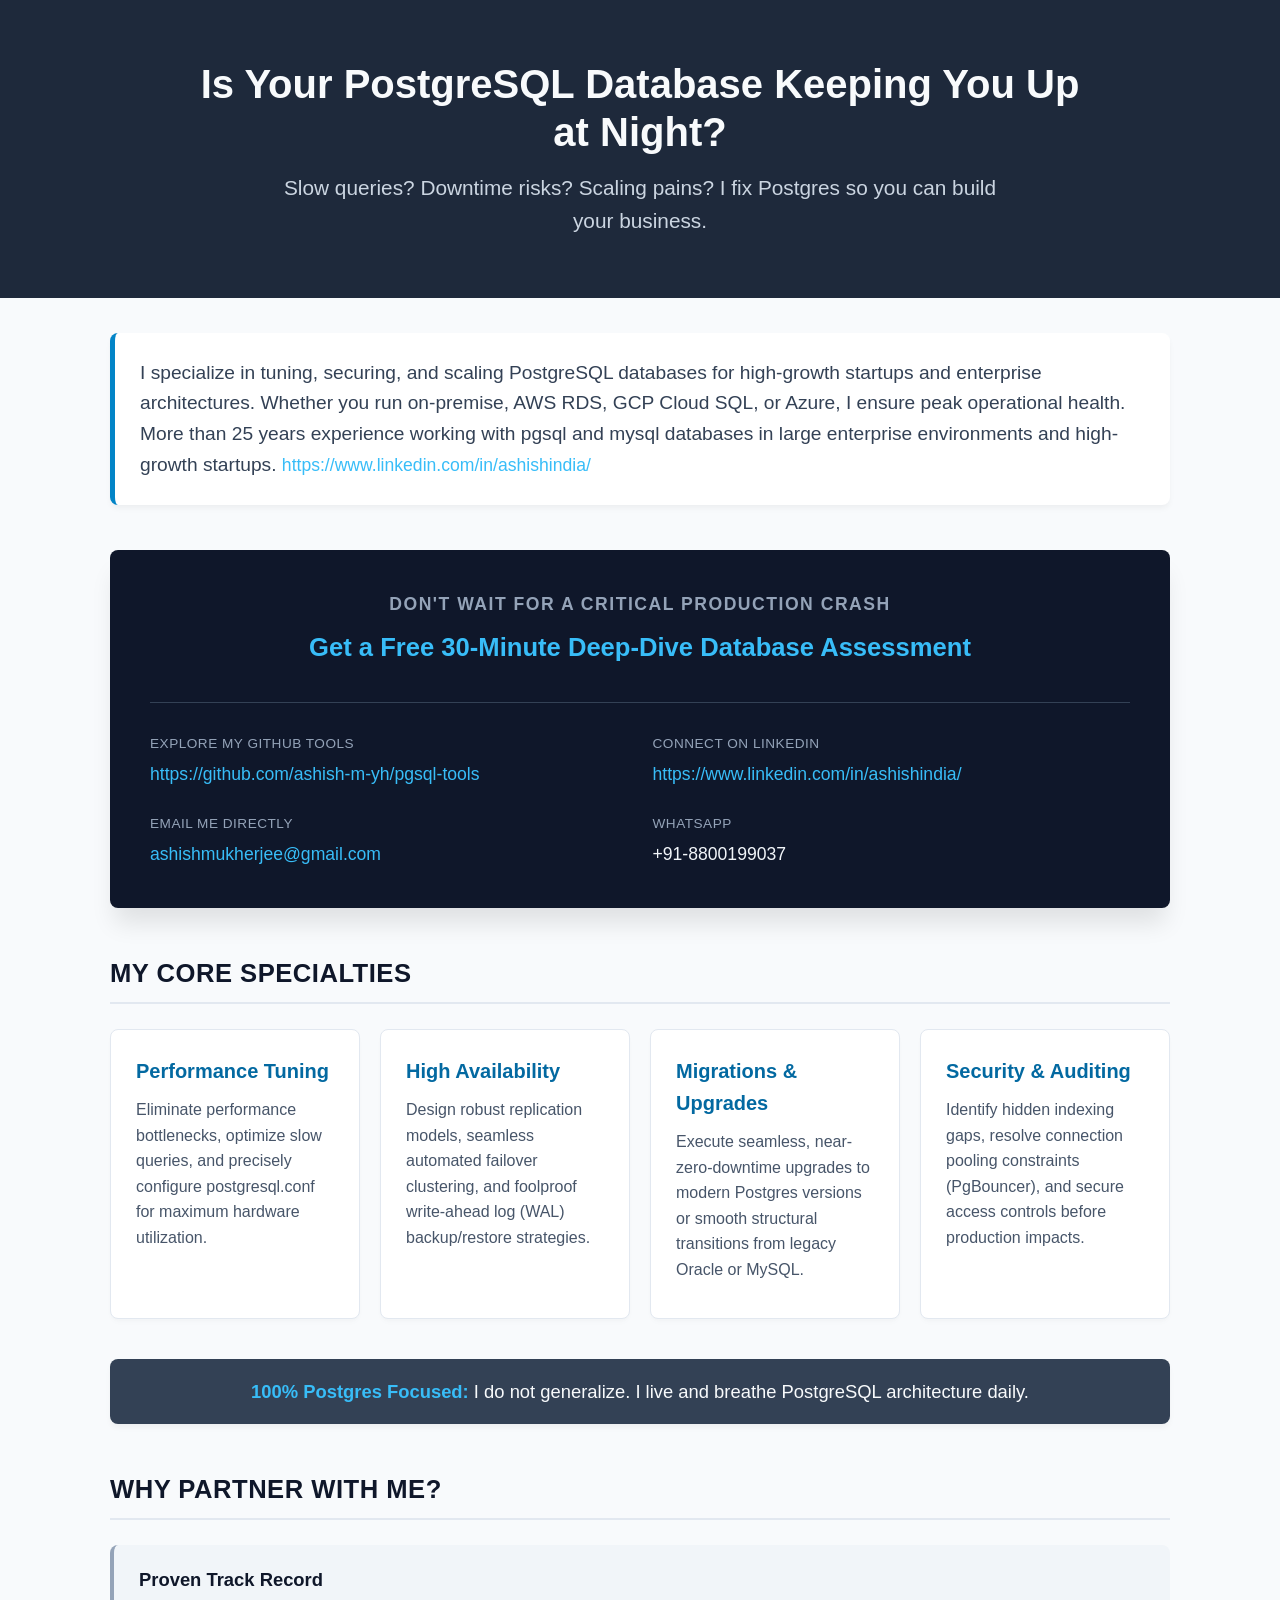
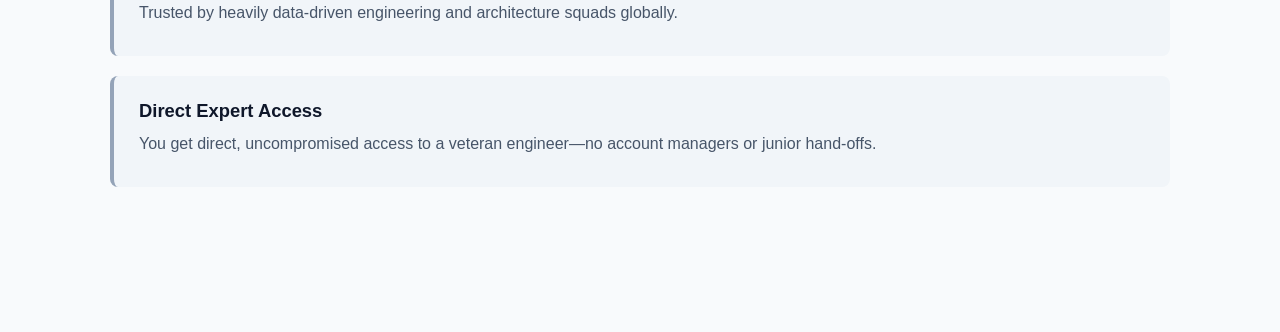
<file: pgsql-consulting.html>
<html lang="en">
<head>
    <meta charset="UTF-8">
    <meta name="viewport" content="width=device-width, initial-scale=1.0">
    <title>PostgreSQL Database Consulting | Ashish Mukherjee</title>
    <style type="text/css">
article,
aside,
details,
figcaption,
figure,
footer,
header,
main,
menu,
nav,
section {
	display: block;
}

summary {
	display: list-item;
}

audio,
canvas,
progress,
video {
	display: inline-block;
}

audio:not([controls]) {
	display: none;
	height: 0;
}

progress {
	vertical-align: baseline;
}

template,
[hidden] {
	display: none !important;
}

a {
	background-color: transparent;
}

a:active,
a:hover {
	outline-width: 0;
}

abbr[title] {
	border-bottom: none;
	text-decoration: underline;
	text-decoration: underline dotted;
}

b,
strong {
	font-weight: inherit;
}

b,
strong {
	font-weight: bolder;
}

dfn {
	font-style: italic;
}

h1 {
	font-size: 2em;
	margin: 0.67em 0;
}

mark {
	background-color: #ff0;
	color: #000;
}

small {
	font-size: 80%;
}

sub,
sup {
	font-size: 75%;
	line-height: 0;
	position: relative;
	vertical-align: baseline;
}

sub {
	bottom: -0.25em;
}

sup {
	top: -0.5em;
}

img {
	border-style: none;
}

svg:not(:root) {
	overflow: hidden;
}

code,
kbd,
pre,
samp {
	font-family: monospace, monospace;
	font-size: 1em;
}

figure {
	margin: 1em 40px;
}

hr {
	box-sizing: content-box;
	height: 0;
	overflow: visible;
}

button,
input,
select,
textarea {
	font: inherit;
	margin: 0;
}

optgroup {
	font-weight: bold;
}

button,
input {
	overflow: visible;
}

button,
select {
	text-transform: none;
}

button,
html [type="button"],
[type="reset"],
[type="submit"] {
	-webkit-appearance: button;
}

button::-moz-focus-inner,
[type="button"]::-moz-focus-inner,
[type="reset"]::-moz-focus-inner,
[type="submit"]::-moz-focus-inner {
	border-style: none;
	padding: 0;
}

button:-moz-focusring,
[type="button"]:-moz-focusring,
[type="reset"]:-moz-focusring,
[type="submit"]:-moz-focusring {
	outline: 1px dotted ButtonText;
}

fieldset {
	border: 1px solid #c0c0c0;
	margin: 0 2px;
	padding: 0.35em 0.625em 0.75em;
}

legend {
	box-sizing: border-box;
	color: inherit;
	display: table;
	max-width: 100%;
	padding: 0;
	white-space: normal;
}

textarea {
	overflow: auto;
}

[type="checkbox"],
[type="radio"] {
	box-sizing: border-box;
	padding: 0;
}

[type="number"]::-webkit-inner-spin-button,
[type="number"]::-webkit-outer-spin-button {
	height: auto;
}

[type="search"] {
	-webkit-appearance: textfield;
	outline-offset: -2px;
}

[type="search"]::-webkit-search-cancel-button,
[type="search"]::-webkit-search-decoration {
	-webkit-appearance: none;
}

::-webkit-input-placeholder {
	color: inherit;
	opacity: 0.54;
}

::-webkit-file-upload-button {
	-webkit-appearance: button;
	font: inherit;
}

* {
	box-sizing: border-box;
}

input,
select,
textarea,
button {
	font-family: inherit;
	font-size: inherit;
	line-height: inherit;
}

body {
	font-family: -apple-system, BlinkMacSystemFont, "Segoe UI", Helvetica, Arial, sans-serif, "Apple Color Emoji", "Segoe UI Emoji", "Segoe UI Symbol";
	font-size: 14px;
	line-height: 1.5;
	color: #24292e;
	background-color: #fff;
}

a {
	color: #0366d6;
	text-decoration: none;
}

a:hover {
	text-decoration: underline;
}

b,
strong {
	font-weight: 600;
}

hr,
.rule {
	height: 0;
	margin: 15px 0;
	overflow: hidden;
	background: transparent;
	border: 0;
	border-bottom: 1px solid #dfe2e5;
}

hr::before,
.rule::before {
	display: table;
	content: "";
}

hr::after,
.rule::after {
	display: table;
	clear: both;
	content: "";
}

table {
	border-spacing: 0;
	border-collapse: collapse;
}

td,
th {
	padding: 0;
}

button {
	cursor: pointer;
	border-radius: 0;
}

[hidden][hidden] {
	display: none !important;
}

details summary {
	cursor: pointer;
}

details:not([open]) > *:not(summary) {
	display: none !important;
}

h1,
h2,
h3,
h4,
h5,
h6 {
	margin-top: 0;
	margin-bottom: 0;
}

h1 {
	font-size: 32px;
	font-weight: 600;
}

h2 {
	font-size: 24px;
	font-weight: 600;
}

h3 {
	font-size: 20px;
	font-weight: 600;
}

h4 {
	font-size: 16px;
	font-weight: 600;
}

h5 {
	font-size: 14px;
	font-weight: 600;
}

h6 {
	font-size: 12px;
	font-weight: 600;
}

p {
	margin-top: 0;
	margin-bottom: 10px;
}

small {
	font-size: 90%;
}

blockquote {
	margin: 0;
}

ul,
ol {
	padding-left: 0;
	margin-top: 0;
	margin-bottom: 0;
}

ol ol,
ul ol {
	list-style-type: lower-roman;
}

ul ul ol,
ul ol ol,
ol ul ol,
ol ol ol {
	list-style-type: lower-alpha;
}

dd {
	margin-left: 0;
}

tt,
code {
	font-family: "SFMono-Regular", Consolas, "Liberation Mono", Menlo, Courier, monospace;
	font-size: 12px;
}

pre {
	margin-top: 0;
	margin-bottom: 0;
	font-family: "SFMono-Regular", Consolas, "Liberation Mono", Menlo, Courier, monospace;
	font-size: 12px;
}

.octicon {
	vertical-align: text-bottom;
}

.anim-fade-in {
	animation-name: fade-in;
	animation-duration: 1s;
	animation-timing-function: ease-in-out;
}

.anim-fade-in.fast {
	animation-duration: 300ms;
}

@keyframes fade-in {
	0% {
		opacity: 0;
	}

	100% {
		opacity: 1;
	}
}

.anim-fade-out {
	animation-name: fade-out;
	animation-duration: 1s;
	animation-timing-function: ease-out;
}

.anim-fade-out.fast {
	animation-duration: 0.3s;
}

@keyframes fade-out {
	0% {
		opacity: 1;
	}

	100% {
		opacity: 0;
	}
}

.anim-fade-up {
	opacity: 0;
	animation-name: fade-up;
	animation-duration: 0.3s;
	animation-fill-mode: forwards;
	animation-timing-function: ease-out;
	animation-delay: 1s;
}

@keyframes fade-up {
	0% {
		opacity: 0.8;
		transform: translatey(100%);
	}

	100% {
		opacity: 1;
		transform: translatey(0);
	}
}

.anim-fade-down {
	animation-name: fade-down;
	animation-duration: 0.3s;
	animation-fill-mode: forwards;
	animation-timing-function: ease-in;
}

@keyframes fade-down {
	0% {
		opacity: 1;
		transform: translatey(0);
	}

	100% {
		opacity: 0.5;
		transform: translatey(100%);
	}
}

.anim-grow-x {
	width: 0%;
	animation-name: grow-x;
	animation-duration: 0.3s;
	animation-fill-mode: forwards;
	animation-timing-function: ease;
	animation-delay: 0.5s;
}

@keyframes grow-x {
	to {
		width: 100%;
	}
}

.anim-shrink-x {
	animation-name: shrink-x;
	animation-duration: 0.3s;
	animation-fill-mode: forwards;
	animation-timing-function: ease-in-out;
	animation-delay: 0.5s;
}

@keyframes shrink-x {
	to {
		width: 0%;
	}
}

.anim-scale-in {
	animation-name: scale-in;
	animation-duration: 0.15s;
	animation-timing-function: cubic-bezier(0.2, 0, 0.13, 1.5);
}

@keyframes scale-in {
	0% {
		opacity: 0;
		transform: scale(0.5);
	}

	100% {
		opacity: 1;
		transform: scale(1);
	}
}

.anim-pulse {
	animation-name: pulse;
	animation-duration: 2s;
	animation-timing-function: linear;
	animation-iteration-count: infinite;
}

@keyframes pulse {
	0% {
		opacity: 0.3;
	}

	10% {
		opacity: 1;
	}

	100% {
		opacity: 0.3;
	}
}

.anim-pulse-in {
	animation-name: pulse-in;
	animation-duration: 0.5s;
}

@keyframes pulse-in {
	0% {
		transform: scale3d(1, 1, 1);
	}

	50% {
		transform: scale3d(1.1, 1.1, 1.1);
	}

	100% {
		transform: scale3d(1, 1, 1);
	}
}

.hover-grow {
	transition: transform 0.3s;
	backface-visibility: hidden;
}

.hover-grow:hover {
	transform: scale(1.025);
}

.border {
	border: 1px #e1e4e8 solid !important;
}

.border-y {
	border-top: 1px #e1e4e8 solid !important;
	border-bottom: 1px #e1e4e8 solid !important;
}

.border-0 {
	border: 0 !important;
}

.border-dashed {
	border-style: dashed !important;
}

.border-blue {
	border-color: #0366d6 !important;
}

.border-blue-light {
	border-color: #c8e1ff !important;
}

.border-green {
	border-color: #34d058 !important;
}

.border-green-light {
	border-color: #a2cbac !important;
}

.border-red {
	border-color: #d73a49 !important;
}

.border-red-light {
	border-color: #cea0a5 !important;
}

.border-purple {
	border-color: #6f42c1 !important;
}

.border-yellow {
	border-color: #d9d0a5 !important;
}

.border-gray-light {
	border-color: #eaecef !important;
}

.border-gray-dark {
	border-color: #d1d5da !important;
}

.border-black-fade {
	border-color: rgba(27, 31, 35, 0.15) !important;
}

.border-top {
	border-top: 1px #e1e4e8 solid !important;
}

.border-right {
	border-right: 1px #e1e4e8 solid !important;
}

.border-bottom {
	border-bottom: 1px #e1e4e8 solid !important;
}

.border-left {
	border-left: 1px #e1e4e8 solid !important;
}

.border-top-0 {
	border-top: 0 !important;
}

.border-right-0 {
	border-right: 0 !important;
}

.border-bottom-0 {
	border-bottom: 0 !important;
}

.border-left-0 {
	border-left: 0 !important;
}

.rounded-0 {
	border-radius: 0 !important;
}

.rounded-1 {
	border-radius: 3px !important;
}

.rounded-2 {
	border-radius: 6px !important;
}

.rounded-top-0 {
	border-top-left-radius: 0 !important;
	border-top-right-radius: 0 !important;
}

.rounded-top-1 {
	border-top-left-radius: 3px !important;
	border-top-right-radius: 3px !important;
}

.rounded-top-2 {
	border-top-left-radius: 6px !important;
	border-top-right-radius: 6px !important;
}

.rounded-right-0 {
	border-top-right-radius: 0 !important;
	border-bottom-right-radius: 0 !important;
}

.rounded-right-1 {
	border-top-right-radius: 3px !important;
	border-bottom-right-radius: 3px !important;
}

.rounded-right-2 {
	border-top-right-radius: 6px !important;
	border-bottom-right-radius: 6px !important;
}

.rounded-bottom-0 {
	border-bottom-right-radius: 0 !important;
	border-bottom-left-radius: 0 !important;
}

.rounded-bottom-1 {
	border-bottom-right-radius: 3px !important;
	border-bottom-left-radius: 3px !important;
}

.rounded-bottom-2 {
	border-bottom-right-radius: 6px !important;
	border-bottom-left-radius: 6px !important;
}

.rounded-left-0 {
	border-bottom-left-radius: 0 !important;
	border-top-left-radius: 0 !important;
}

.rounded-left-1 {
	border-bottom-left-radius: 3px !important;
	border-top-left-radius: 3px !important;
}

.rounded-left-2 {
	border-bottom-left-radius: 6px !important;
	border-top-left-radius: 6px !important;
}

@media (min-width: 544px) {
	.border-sm-top {
		border-top: 1px #e1e4e8 solid !important;
	}

	.border-sm-right {
		border-right: 1px #e1e4e8 solid !important;
	}

	.border-sm-bottom {
		border-bottom: 1px #e1e4e8 solid !important;
	}

	.border-sm-left {
		border-left: 1px #e1e4e8 solid !important;
	}

	.border-sm-top-0 {
		border-top: 0 !important;
	}

	.border-sm-right-0 {
		border-right: 0 !important;
	}

	.border-sm-bottom-0 {
		border-bottom: 0 !important;
	}

	.border-sm-left-0 {
		border-left: 0 !important;
	}

	.rounded-sm-0 {
		border-radius: 0 !important;
	}

	.rounded-sm-1 {
		border-radius: 3px !important;
	}

	.rounded-sm-2 {
		border-radius: 6px !important;
	}

	.rounded-sm-top-0 {
		border-top-left-radius: 0 !important;
		border-top-right-radius: 0 !important;
	}

	.rounded-sm-top-1 {
		border-top-left-radius: 3px !important;
		border-top-right-radius: 3px !important;
	}

	.rounded-sm-top-2 {
		border-top-left-radius: 6px !important;
		border-top-right-radius: 6px !important;
	}

	.rounded-sm-right-0 {
		border-top-right-radius: 0 !important;
		border-bottom-right-radius: 0 !important;
	}

	.rounded-sm-right-1 {
		border-top-right-radius: 3px !important;
		border-bottom-right-radius: 3px !important;
	}

	.rounded-sm-right-2 {
		border-top-right-radius: 6px !important;
		border-bottom-right-radius: 6px !important;
	}

	.rounded-sm-bottom-0 {
		border-bottom-right-radius: 0 !important;
		border-bottom-left-radius: 0 !important;
	}

	.rounded-sm-bottom-1 {
		border-bottom-right-radius: 3px !important;
		border-bottom-left-radius: 3px !important;
	}

	.rounded-sm-bottom-2 {
		border-bottom-right-radius: 6px !important;
		border-bottom-left-radius: 6px !important;
	}

	.rounded-sm-left-0 {
		border-bottom-left-radius: 0 !important;
		border-top-left-radius: 0 !important;
	}

	.rounded-sm-left-1 {
		border-bottom-left-radius: 3px !important;
		border-top-left-radius: 3px !important;
	}

	.rounded-sm-left-2 {
		border-bottom-left-radius: 6px !important;
		border-top-left-radius: 6px !important;
	}
}

@media (min-width: 768px) {
	.border-md-top {
		border-top: 1px #e1e4e8 solid !important;
	}

	.border-md-right {
		border-right: 1px #e1e4e8 solid !important;
	}

	.border-md-bottom {
		border-bottom: 1px #e1e4e8 solid !important;
	}

	.border-md-left {
		border-left: 1px #e1e4e8 solid !important;
	}

	.border-md-top-0 {
		border-top: 0 !important;
	}

	.border-md-right-0 {
		border-right: 0 !important;
	}

	.border-md-bottom-0 {
		border-bottom: 0 !important;
	}

	.border-md-left-0 {
		border-left: 0 !important;
	}

	.rounded-md-0 {
		border-radius: 0 !important;
	}

	.rounded-md-1 {
		border-radius: 3px !important;
	}

	.rounded-md-2 {
		border-radius: 6px !important;
	}

	.rounded-md-top-0 {
		border-top-left-radius: 0 !important;
		border-top-right-radius: 0 !important;
	}

	.rounded-md-top-1 {
		border-top-left-radius: 3px !important;
		border-top-right-radius: 3px !important;
	}

	.rounded-md-top-2 {
		border-top-left-radius: 6px !important;
		border-top-right-radius: 6px !important;
	}

	.rounded-md-right-0 {
		border-top-right-radius: 0 !important;
		border-bottom-right-radius: 0 !important;
	}

	.rounded-md-right-1 {
		border-top-right-radius: 3px !important;
		border-bottom-right-radius: 3px !important;
	}

	.rounded-md-right-2 {
		border-top-right-radius: 6px !important;
		border-bottom-right-radius: 6px !important;
	}

	.rounded-md-bottom-0 {
		border-bottom-right-radius: 0 !important;
		border-bottom-left-radius: 0 !important;
	}

	.rounded-md-bottom-1 {
		border-bottom-right-radius: 3px !important;
		border-bottom-left-radius: 3px !important;
	}

	.rounded-md-bottom-2 {
		border-bottom-right-radius: 6px !important;
		border-bottom-left-radius: 6px !important;
	}

	.rounded-md-left-0 {
		border-bottom-left-radius: 0 !important;
		border-top-left-radius: 0 !important;
	}

	.rounded-md-left-1 {
		border-bottom-left-radius: 3px !important;
		border-top-left-radius: 3px !important;
	}

	.rounded-md-left-2 {
		border-bottom-left-radius: 6px !important;
		border-top-left-radius: 6px !important;
	}
}

@media (min-width: 1012px) {
	.border-lg-top {
		border-top: 1px #e1e4e8 solid !important;
	}

	.border-lg-right {
		border-right: 1px #e1e4e8 solid !important;
	}

	.border-lg-bottom {
		border-bottom: 1px #e1e4e8 solid !important;
	}

	.border-lg-left {
		border-left: 1px #e1e4e8 solid !important;
	}

	.border-lg-top-0 {
		border-top: 0 !important;
	}

	.border-lg-right-0 {
		border-right: 0 !important;
	}

	.border-lg-bottom-0 {
		border-bottom: 0 !important;
	}

	.border-lg-left-0 {
		border-left: 0 !important;
	}

	.rounded-lg-0 {
		border-radius: 0 !important;
	}

	.rounded-lg-1 {
		border-radius: 3px !important;
	}

	.rounded-lg-2 {
		border-radius: 6px !important;
	}

	.rounded-lg-top-0 {
		border-top-left-radius: 0 !important;
		border-top-right-radius: 0 !important;
	}

	.rounded-lg-top-1 {
		border-top-left-radius: 3px !important;
		border-top-right-radius: 3px !important;
	}

	.rounded-lg-top-2 {
		border-top-left-radius: 6px !important;
		border-top-right-radius: 6px !important;
	}

	.rounded-lg-right-0 {
		border-top-right-radius: 0 !important;
		border-bottom-right-radius: 0 !important;
	}

	.rounded-lg-right-1 {
		border-top-right-radius: 3px !important;
		border-bottom-right-radius: 3px !important;
	}

	.rounded-lg-right-2 {
		border-top-right-radius: 6px !important;
		border-bottom-right-radius: 6px !important;
	}

	.rounded-lg-bottom-0 {
		border-bottom-right-radius: 0 !important;
		border-bottom-left-radius: 0 !important;
	}

	.rounded-lg-bottom-1 {
		border-bottom-right-radius: 3px !important;
		border-bottom-left-radius: 3px !important;
	}

	.rounded-lg-bottom-2 {
		border-bottom-right-radius: 6px !important;
		border-bottom-left-radius: 6px !important;
	}

	.rounded-lg-left-0 {
		border-bottom-left-radius: 0 !important;
		border-top-left-radius: 0 !important;
	}

	.rounded-lg-left-1 {
		border-bottom-left-radius: 3px !important;
		border-top-left-radius: 3px !important;
	}

	.rounded-lg-left-2 {
		border-bottom-left-radius: 6px !important;
		border-top-left-radius: 6px !important;
	}
}

@media (min-width: 1280px) {
	.border-xl-top {
		border-top: 1px #e1e4e8 solid !important;
	}

	.border-xl-right {
		border-right: 1px #e1e4e8 solid !important;
	}

	.border-xl-bottom {
		border-bottom: 1px #e1e4e8 solid !important;
	}

	.border-xl-left {
		border-left: 1px #e1e4e8 solid !important;
	}

	.border-xl-top-0 {
		border-top: 0 !important;
	}

	.border-xl-right-0 {
		border-right: 0 !important;
	}

	.border-xl-bottom-0 {
		border-bottom: 0 !important;
	}

	.border-xl-left-0 {
		border-left: 0 !important;
	}

	.rounded-xl-0 {
		border-radius: 0 !important;
	}

	.rounded-xl-1 {
		border-radius: 3px !important;
	}

	.rounded-xl-2 {
		border-radius: 6px !important;
	}

	.rounded-xl-top-0 {
		border-top-left-radius: 0 !important;
		border-top-right-radius: 0 !important;
	}

	.rounded-xl-top-1 {
		border-top-left-radius: 3px !important;
		border-top-right-radius: 3px !important;
	}

	.rounded-xl-top-2 {
		border-top-left-radius: 6px !important;
		border-top-right-radius: 6px !important;
	}

	.rounded-xl-right-0 {
		border-top-right-radius: 0 !important;
		border-bottom-right-radius: 0 !important;
	}

	.rounded-xl-right-1 {
		border-top-right-radius: 3px !important;
		border-bottom-right-radius: 3px !important;
	}

	.rounded-xl-right-2 {
		border-top-right-radius: 6px !important;
		border-bottom-right-radius: 6px !important;
	}

	.rounded-xl-bottom-0 {
		border-bottom-right-radius: 0 !important;
		border-bottom-left-radius: 0 !important;
	}

	.rounded-xl-bottom-1 {
		border-bottom-right-radius: 3px !important;
		border-bottom-left-radius: 3px !important;
	}

	.rounded-xl-bottom-2 {
		border-bottom-right-radius: 6px !important;
		border-bottom-left-radius: 6px !important;
	}

	.rounded-xl-left-0 {
		border-bottom-left-radius: 0 !important;
		border-top-left-radius: 0 !important;
	}

	.rounded-xl-left-1 {
		border-bottom-left-radius: 3px !important;
		border-top-left-radius: 3px !important;
	}

	.rounded-xl-left-2 {
		border-bottom-left-radius: 6px !important;
		border-top-left-radius: 6px !important;
	}
}

.circle {
	border-radius: 50% !important;
}

.box-shadow {
	box-shadow: 0 1px 1px rgba(27, 31, 35, 0.1) !important;
}

.box-shadow-medium {
	box-shadow: 0 1px 5px rgba(27, 31, 35, 0.15) !important;
}

.box-shadow-large {
	box-shadow: 0 1px 15px rgba(27, 31, 35, 0.15) !important;
}

.box-shadow-extra-large {
	box-shadow: 0 10px 50px rgba(27, 31, 35, 0.07) !important;
}

.box-shadow-none {
	box-shadow: none !important;
}

.bg-white {
	background-color: #fff !important;
}

.bg-blue {
	background-color: #0366d6 !important;
}

.bg-blue-light {
	background-color: #f1f8ff !important;
}

.bg-gray-dark {
	background-color: #24292e !important;
}

.bg-gray {
	background-color: #f6f8fa !important;
}

.bg-gray-light {
	background-color: #fafbfc !important;
}

.bg-green {
	background-color: #28a745 !important;
}

.bg-green-light {
	background-color: #dcffe4 !important;
}

.bg-red {
	background-color: #d73a49 !important;
}

.bg-red-light {
	background-color: #ffdce0 !important;
}

.bg-yellow {
	background-color: #ffd33d !important;
}

.bg-yellow-light {
	background-color: #fff5b1 !important;
}

.bg-purple {
	background-color: #6f42c1 !important;
}

.bg-purple-light {
	background-color: #f5f0ff !important;
}

.bg-shade-gradient {
	background-image: linear-gradient(180deg, rgba(27, 31, 35, 0.065), rgba(27, 31, 35, 0)) !important;
	background-repeat: no-repeat !important;
	background-size: 100% 200px !important;
}

.text-blue {
	color: #0366d6 !important;
}

.text-red {
	color: #cb2431 !important;
}

.text-gray-light {
	color: #6a737d !important;
}

.text-gray {
	color: #586069 !important;
}

.text-gray-dark {
	color: #24292e !important;
}

.text-green {
	color: #28a745 !important;
}

.text-orange {
	color: #a04100 !important;
}

.text-orange-light {
	color: #e36209 !important;
}

.text-purple {
	color: #6f42c1 !important;
}

.text-white {
	color: #fff !important;
}

.text-inherit {
	color: inherit !important;
}

.text-pending {
	color: #b08800 !important;
}

.bg-pending {
	color: #dbab09 !important;
}

.link-gray {
	color: #586069 !important;
}

.link-gray:hover {
	color: #0366d6 !important;
}

.link-gray-dark {
	color: #24292e !important;
}

.link-gray-dark:hover {
	color: #0366d6 !important;
}

.link-hover-blue:hover {
	color: #0366d6 !important;
}

.muted-link {
	color: #586069 !important;
}

.muted-link:hover {
	color: #0366d6 !important;
	text-decoration: none;
}

.details-overlay[open] > summary::before {
	position: fixed;
	top: 0;
	right: 0;
	bottom: 0;
	left: 0;
	z-index: 80;
	display: block;
	cursor: default;
	content: " ";
	background: transparent;
}

.details-overlay-dark[open] > summary::before {
	z-index: 99;
	background: rgba(27, 31, 35, 0.5);
}

.flex-row {
	flex-direction: row !important;
}

.flex-row-reverse {
	flex-direction: row-reverse !important;
}

.flex-column {
	flex-direction: column !important;
}

.flex-wrap {
	flex-wrap: wrap !important;
}

.flex-nowrap {
	flex-wrap: nowrap !important;
}

.flex-justify-start {
	justify-content: flex-start !important;
}

.flex-justify-end {
	justify-content: flex-end !important;
}

.flex-justify-center {
	justify-content: center !important;
}

.flex-justify-between {
	justify-content: space-between !important;
}

.flex-justify-around {
	justify-content: space-around !important;
}

.flex-items-start {
	align-items: flex-start !important;
}

.flex-items-end {
	align-items: flex-end !important;
}

.flex-items-center {
	align-items: center !important;
}

.flex-items-baseline {
	align-items: baseline !important;
}

.flex-items-stretch {
	align-items: stretch !important;
}

.flex-content-start {
	align-content: flex-start !important;
}

.flex-content-end {
	align-content: flex-end !important;
}

.flex-content-center {
	align-content: center !important;
}

.flex-content-between {
	align-content: space-between !important;
}

.flex-content-around {
	align-content: space-around !important;
}

.flex-content-stretch {
	align-content: stretch !important;
}

.flex-auto {
	flex: 1 1 auto !important;
}

.flex-shrink-0 {
	flex-shrink: 0 !important;
}

.flex-self-auto {
	align-self: auto !important;
}

.flex-self-start {
	align-self: flex-start !important;
}

.flex-self-end {
	align-self: flex-end !important;
}

.flex-self-center {
	align-self: center !important;
}

.flex-self-baseline {
	align-self: baseline !important;
}

.flex-self-stretch {
	align-self: stretch !important;
}

.flex-item-equal {
	flex-grow: 1;
	flex-basis: 0;
}

@media (min-width: 544px) {
	.flex-sm-row {
		flex-direction: row !important;
	}

	.flex-sm-row-reverse {
		flex-direction: row-reverse !important;
	}

	.flex-sm-column {
		flex-direction: column !important;
	}

	.flex-sm-wrap {
		flex-wrap: wrap !important;
	}

	.flex-sm-nowrap {
		flex-wrap: nowrap !important;
	}

	.flex-sm-justify-start {
		justify-content: flex-start !important;
	}

	.flex-sm-justify-end {
		justify-content: flex-end !important;
	}

	.flex-sm-justify-center {
		justify-content: center !important;
	}

	.flex-sm-justify-between {
		justify-content: space-between !important;
	}

	.flex-sm-justify-around {
		justify-content: space-around !important;
	}

	.flex-sm-items-start {
		align-items: flex-start !important;
	}

	.flex-sm-items-end {
		align-items: flex-end !important;
	}

	.flex-sm-items-center {
		align-items: center !important;
	}

	.flex-sm-items-baseline {
		align-items: baseline !important;
	}

	.flex-sm-items-stretch {
		align-items: stretch !important;
	}

	.flex-sm-content-start {
		align-content: flex-start !important;
	}

	.flex-sm-content-end {
		align-content: flex-end !important;
	}

	.flex-sm-content-center {
		align-content: center !important;
	}

	.flex-sm-content-between {
		align-content: space-between !important;
	}

	.flex-sm-content-around {
		align-content: space-around !important;
	}

	.flex-sm-content-stretch {
		align-content: stretch !important;
	}

	.flex-sm-auto {
		flex: 1 1 auto !important;
	}

	.flex-sm-shrink-0 {
		flex-shrink: 0 !important;
	}

	.flex-sm-self-auto {
		align-self: auto !important;
	}

	.flex-sm-self-start {
		align-self: flex-start !important;
	}

	.flex-sm-self-end {
		align-self: flex-end !important;
	}

	.flex-sm-self-center {
		align-self: center !important;
	}

	.flex-sm-self-baseline {
		align-self: baseline !important;
	}

	.flex-sm-self-stretch {
		align-self: stretch !important;
	}

	.flex-sm-item-equal {
		flex-grow: 1;
		flex-basis: 0;
	}
}

@media (min-width: 768px) {
	.flex-md-row {
		flex-direction: row !important;
	}

	.flex-md-row-reverse {
		flex-direction: row-reverse !important;
	}

	.flex-md-column {
		flex-direction: column !important;
	}

	.flex-md-wrap {
		flex-wrap: wrap !important;
	}

	.flex-md-nowrap {
		flex-wrap: nowrap !important;
	}

	.flex-md-justify-start {
		justify-content: flex-start !important;
	}

	.flex-md-justify-end {
		justify-content: flex-end !important;
	}

	.flex-md-justify-center {
		justify-content: center !important;
	}

	.flex-md-justify-between {
		justify-content: space-between !important;
	}

	.flex-md-justify-around {
		justify-content: space-around !important;
	}

	.flex-md-items-start {
		align-items: flex-start !important;
	}

	.flex-md-items-end {
		align-items: flex-end !important;
	}

	.flex-md-items-center {
		align-items: center !important;
	}

	.flex-md-items-baseline {
		align-items: baseline !important;
	}

	.flex-md-items-stretch {
		align-items: stretch !important;
	}

	.flex-md-content-start {
		align-content: flex-start !important;
	}

	.flex-md-content-end {
		align-content: flex-end !important;
	}

	.flex-md-content-center {
		align-content: center !important;
	}

	.flex-md-content-between {
		align-content: space-between !important;
	}

	.flex-md-content-around {
		align-content: space-around !important;
	}

	.flex-md-content-stretch {
		align-content: stretch !important;
	}

	.flex-md-auto {
		flex: 1 1 auto !important;
	}

	.flex-md-shrink-0 {
		flex-shrink: 0 !important;
	}

	.flex-md-self-auto {
		align-self: auto !important;
	}

	.flex-md-self-start {
		align-self: flex-start !important;
	}

	.flex-md-self-end {
		align-self: flex-end !important;
	}

	.flex-md-self-center {
		align-self: center !important;
	}

	.flex-md-self-baseline {
		align-self: baseline !important;
	}

	.flex-md-self-stretch {
		align-self: stretch !important;
	}

	.flex-md-item-equal {
		flex-grow: 1;
		flex-basis: 0;
	}
}

@media (min-width: 1012px) {
	.flex-lg-row {
		flex-direction: row !important;
	}

	.flex-lg-row-reverse {
		flex-direction: row-reverse !important;
	}

	.flex-lg-column {
		flex-direction: column !important;
	}

	.flex-lg-wrap {
		flex-wrap: wrap !important;
	}

	.flex-lg-nowrap {
		flex-wrap: nowrap !important;
	}

	.flex-lg-justify-start {
		justify-content: flex-start !important;
	}

	.flex-lg-justify-end {
		justify-content: flex-end !important;
	}

	.flex-lg-justify-center {
		justify-content: center !important;
	}

	.flex-lg-justify-between {
		justify-content: space-between !important;
	}

	.flex-lg-justify-around {
		justify-content: space-around !important;
	}

	.flex-lg-items-start {
		align-items: flex-start !important;
	}

	.flex-lg-items-end {
		align-items: flex-end !important;
	}

	.flex-lg-items-center {
		align-items: center !important;
	}

	.flex-lg-items-baseline {
		align-items: baseline !important;
	}

	.flex-lg-items-stretch {
		align-items: stretch !important;
	}

	.flex-lg-content-start {
		align-content: flex-start !important;
	}

	.flex-lg-content-end {
		align-content: flex-end !important;
	}

	.flex-lg-content-center {
		align-content: center !important;
	}

	.flex-lg-content-between {
		align-content: space-between !important;
	}

	.flex-lg-content-around {
		align-content: space-around !important;
	}

	.flex-lg-content-stretch {
		align-content: stretch !important;
	}

	.flex-lg-auto {
		flex: 1 1 auto !important;
	}

	.flex-lg-shrink-0 {
		flex-shrink: 0 !important;
	}

	.flex-lg-self-auto {
		align-self: auto !important;
	}

	.flex-lg-self-start {
		align-self: flex-start !important;
	}

	.flex-lg-self-end {
		align-self: flex-end !important;
	}

	.flex-lg-self-center {
		align-self: center !important;
	}

	.flex-lg-self-baseline {
		align-self: baseline !important;
	}

	.flex-lg-self-stretch {
		align-self: stretch !important;
	}

	.flex-lg-item-equal {
		flex-grow: 1;
		flex-basis: 0;
	}
}

@media (min-width: 1280px) {
	.flex-xl-row {
		flex-direction: row !important;
	}

	.flex-xl-row-reverse {
		flex-direction: row-reverse !important;
	}

	.flex-xl-column {
		flex-direction: column !important;
	}

	.flex-xl-wrap {
		flex-wrap: wrap !important;
	}

	.flex-xl-nowrap {
		flex-wrap: nowrap !important;
	}

	.flex-xl-justify-start {
		justify-content: flex-start !important;
	}

	.flex-xl-justify-end {
		justify-content: flex-end !important;
	}

	.flex-xl-justify-center {
		justify-content: center !important;
	}

	.flex-xl-justify-between {
		justify-content: space-between !important;
	}

	.flex-xl-justify-around {
		justify-content: space-around !important;
	}

	.flex-xl-items-start {
		align-items: flex-start !important;
	}

	.flex-xl-items-end {
		align-items: flex-end !important;
	}

	.flex-xl-items-center {
		align-items: center !important;
	}

	.flex-xl-items-baseline {
		align-items: baseline !important;
	}

	.flex-xl-items-stretch {
		align-items: stretch !important;
	}

	.flex-xl-content-start {
		align-content: flex-start !important;
	}

	.flex-xl-content-end {
		align-content: flex-end !important;
	}

	.flex-xl-content-center {
		align-content: center !important;
	}

	.flex-xl-content-between {
		align-content: space-between !important;
	}

	.flex-xl-content-around {
		align-content: space-around !important;
	}

	.flex-xl-content-stretch {
		align-content: stretch !important;
	}

	.flex-xl-auto {
		flex: 1 1 auto !important;
	}

	.flex-xl-shrink-0 {
		flex-shrink: 0 !important;
	}

	.flex-xl-self-auto {
		align-self: auto !important;
	}

	.flex-xl-self-start {
		align-self: flex-start !important;
	}

	.flex-xl-self-end {
		align-self: flex-end !important;
	}

	.flex-xl-self-center {
		align-self: center !important;
	}

	.flex-xl-self-baseline {
		align-self: baseline !important;
	}

	.flex-xl-self-stretch {
		align-self: stretch !important;
	}

	.flex-xl-item-equal {
		flex-grow: 1;
		flex-basis: 0;
	}
}

.position-static {
	position: static !important;
}

.position-relative {
	position: relative !important;
}

.position-absolute {
	position: absolute !important;
}

.position-fixed {
	position: fixed !important;
}

.top-0 {
	top: 0 !important;
}

.right-0 {
	right: 0 !important;
}

.bottom-0 {
	bottom: 0 !important;
}

.left-0 {
	left: 0 !important;
}

.v-align-middle {
	vertical-align: middle !important;
}

.v-align-top {
	vertical-align: top !important;
}

.v-align-bottom {
	vertical-align: bottom !important;
}

.v-align-text-top {
	vertical-align: text-top !important;
}

.v-align-text-bottom {
	vertical-align: text-bottom !important;
}

.v-align-baseline {
	vertical-align: baseline !important;
}

.overflow-hidden {
	overflow: hidden !important;
}

.overflow-scroll {
	overflow: scroll !important;
}

.overflow-auto {
	overflow: auto !important;
}

.clearfix::before {
	display: table;
	content: "";
}

.clearfix::after {
	display: table;
	clear: both;
	content: "";
}

.float-left {
	float: left !important;
}

.float-right {
	float: right !important;
}

.float-none {
	float: none !important;
}

@media (min-width: 544px) {
	.float-sm-left {
		float: left !important;
	}

	.float-sm-right {
		float: right !important;
	}

	.float-sm-none {
		float: none !important;
	}
}

@media (min-width: 768px) {
	.float-md-left {
		float: left !important;
	}

	.float-md-right {
		float: right !important;
	}

	.float-md-none {
		float: none !important;
	}
}

@media (min-width: 1012px) {
	.float-lg-left {
		float: left !important;
	}

	.float-lg-right {
		float: right !important;
	}

	.float-lg-none {
		float: none !important;
	}
}

@media (min-width: 1280px) {
	.float-xl-left {
		float: left !important;
	}

	.float-xl-right {
		float: right !important;
	}

	.float-xl-none {
		float: none !important;
	}
}

.width-fit {
	max-width: 100% !important;
}

.width-full {
	width: 100% !important;
}

.height-fit {
	max-height: 100% !important;
}

.height-full {
	height: 100% !important;
}

.min-width-0 {
	min-width: 0 !important;
}

.direction-rtl {
	direction: rtl !important;
}

.direction-ltr {
	direction: ltr !important;
}

@media (min-width: 544px) {
	.direction-sm-rtl {
		direction: rtl !important;
	}

	.direction-sm-ltr {
		direction: ltr !important;
	}
}

@media (min-width: 768px) {
	.direction-md-rtl {
		direction: rtl !important;
	}

	.direction-md-ltr {
		direction: ltr !important;
	}
}

@media (min-width: 1012px) {
	.direction-lg-rtl {
		direction: rtl !important;
	}

	.direction-lg-ltr {
		direction: ltr !important;
	}
}

@media (min-width: 1280px) {
	.direction-xl-rtl {
		direction: rtl !important;
	}

	.direction-xl-ltr {
		direction: ltr !important;
	}
}

.m-0 {
	margin: 0 !important;
}

.mt-0 {
	margin-top: 0 !important;
}

.mr-0 {
	margin-right: 0 !important;
}

.mb-0 {
	margin-bottom: 0 !important;
}

.ml-0 {
	margin-left: 0 !important;
}

.mx-0 {
	margin-right: 0 !important;
	margin-left: 0 !important;
}

.my-0 {
	margin-top: 0 !important;
	margin-bottom: 0 !important;
}

.m-1 {
	margin: 4px !important;
}

.mt-1 {
	margin-top: 4px !important;
}

.mr-1 {
	margin-right: 4px !important;
}

.mb-1 {
	margin-bottom: 4px !important;
}

.ml-1 {
	margin-left: 4px !important;
}

.mt-n1 {
	margin-top: -4px !important;
}

.mr-n1 {
	margin-right: -4px !important;
}

.mb-n1 {
	margin-bottom: -4px !important;
}

.ml-n1 {
	margin-left: -4px !important;
}

.mx-1 {
	margin-right: 4px !important;
	margin-left: 4px !important;
}

.my-1 {
	margin-top: 4px !important;
	margin-bottom: 4px !important;
}

.m-2 {
	margin: 8px !important;
}

.mt-2 {
	margin-top: 8px !important;
}

.mr-2 {
	margin-right: 8px !important;
}

.mb-2 {
	margin-bottom: 8px !important;
}

.ml-2 {
	margin-left: 8px !important;
}

.mt-n2 {
	margin-top: -8px !important;
}

.mr-n2 {
	margin-right: -8px !important;
}

.mb-n2 {
	margin-bottom: -8px !important;
}

.ml-n2 {
	margin-left: -8px !important;
}

.mx-2 {
	margin-right: 8px !important;
	margin-left: 8px !important;
}

.my-2 {
	margin-top: 8px !important;
	margin-bottom: 8px !important;
}

.m-3 {
	margin: 16px !important;
}

.mt-3 {
	margin-top: 16px !important;
}

.mr-3 {
	margin-right: 16px !important;
}

.mb-3 {
	margin-bottom: 16px !important;
}

.ml-3 {
	margin-left: 16px !important;
}

.mt-n3 {
	margin-top: -16px !important;
}

.mr-n3 {
	margin-right: -16px !important;
}

.mb-n3 {
	margin-bottom: -16px !important;
}

.ml-n3 {
	margin-left: -16px !important;
}

.mx-3 {
	margin-right: 16px !important;
	margin-left: 16px !important;
}

.my-3 {
	margin-top: 16px !important;
	margin-bottom: 16px !important;
}

.m-4 {
	margin: 24px !important;
}

.mt-4 {
	margin-top: 24px !important;
}

.mr-4 {
	margin-right: 24px !important;
}

.mb-4 {
	margin-bottom: 24px !important;
}

.ml-4 {
	margin-left: 24px !important;
}

.mt-n4 {
	margin-top: -24px !important;
}

.mr-n4 {
	margin-right: -24px !important;
}

.mb-n4 {
	margin-bottom: -24px !important;
}

.ml-n4 {
	margin-left: -24px !important;
}

.mx-4 {
	margin-right: 24px !important;
	margin-left: 24px !important;
}

.my-4 {
	margin-top: 24px !important;
	margin-bottom: 24px !important;
}

.m-5 {
	margin: 32px !important;
}

.mt-5 {
	margin-top: 32px !important;
}

.mr-5 {
	margin-right: 32px !important;
}

.mb-5 {
	margin-bottom: 32px !important;
}

.ml-5 {
	margin-left: 32px !important;
}

.mt-n5 {
	margin-top: -32px !important;
}

.mr-n5 {
	margin-right: -32px !important;
}

.mb-n5 {
	margin-bottom: -32px !important;
}

.ml-n5 {
	margin-left: -32px !important;
}

.mx-5 {
	margin-right: 32px !important;
	margin-left: 32px !important;
}

.my-5 {
	margin-top: 32px !important;
	margin-bottom: 32px !important;
}

.m-6 {
	margin: 40px !important;
}

.mt-6 {
	margin-top: 40px !important;
}

.mr-6 {
	margin-right: 40px !important;
}

.mb-6 {
	margin-bottom: 40px !important;
}

.ml-6 {
	margin-left: 40px !important;
}

.mt-n6 {
	margin-top: -40px !important;
}

.mr-n6 {
	margin-right: -40px !important;
}

.mb-n6 {
	margin-bottom: -40px !important;
}

.ml-n6 {
	margin-left: -40px !important;
}

.mx-6 {
	margin-right: 40px !important;
	margin-left: 40px !important;
}

.my-6 {
	margin-top: 40px !important;
	margin-bottom: 40px !important;
}

.mx-auto {
	margin-right: auto !important;
	margin-left: auto !important;
}

@media (min-width: 544px) {
	.m-sm-0 {
		margin: 0 !important;
	}

	.mt-sm-0 {
		margin-top: 0 !important;
	}

	.mr-sm-0 {
		margin-right: 0 !important;
	}

	.mb-sm-0 {
		margin-bottom: 0 !important;
	}

	.ml-sm-0 {
		margin-left: 0 !important;
	}

	.mx-sm-0 {
		margin-right: 0 !important;
		margin-left: 0 !important;
	}

	.my-sm-0 {
		margin-top: 0 !important;
		margin-bottom: 0 !important;
	}

	.m-sm-1 {
		margin: 4px !important;
	}

	.mt-sm-1 {
		margin-top: 4px !important;
	}

	.mr-sm-1 {
		margin-right: 4px !important;
	}

	.mb-sm-1 {
		margin-bottom: 4px !important;
	}

	.ml-sm-1 {
		margin-left: 4px !important;
	}

	.mt-sm-n1 {
		margin-top: -4px !important;
	}

	.mr-sm-n1 {
		margin-right: -4px !important;
	}

	.mb-sm-n1 {
		margin-bottom: -4px !important;
	}

	.ml-sm-n1 {
		margin-left: -4px !important;
	}

	.mx-sm-1 {
		margin-right: 4px !important;
		margin-left: 4px !important;
	}

	.my-sm-1 {
		margin-top: 4px !important;
		margin-bottom: 4px !important;
	}

	.m-sm-2 {
		margin: 8px !important;
	}

	.mt-sm-2 {
		margin-top: 8px !important;
	}

	.mr-sm-2 {
		margin-right: 8px !important;
	}

	.mb-sm-2 {
		margin-bottom: 8px !important;
	}

	.ml-sm-2 {
		margin-left: 8px !important;
	}

	.mt-sm-n2 {
		margin-top: -8px !important;
	}

	.mr-sm-n2 {
		margin-right: -8px !important;
	}

	.mb-sm-n2 {
		margin-bottom: -8px !important;
	}

	.ml-sm-n2 {
		margin-left: -8px !important;
	}

	.mx-sm-2 {
		margin-right: 8px !important;
		margin-left: 8px !important;
	}

	.my-sm-2 {
		margin-top: 8px !important;
		margin-bottom: 8px !important;
	}

	.m-sm-3 {
		margin: 16px !important;
	}

	.mt-sm-3 {
		margin-top: 16px !important;
	}

	.mr-sm-3 {
		margin-right: 16px !important;
	}

	.mb-sm-3 {
		margin-bottom: 16px !important;
	}

	.ml-sm-3 {
		margin-left: 16px !important;
	}

	.mt-sm-n3 {
		margin-top: -16px !important;
	}

	.mr-sm-n3 {
		margin-right: -16px !important;
	}

	.mb-sm-n3 {
		margin-bottom: -16px !important;
	}

	.ml-sm-n3 {
		margin-left: -16px !important;
	}

	.mx-sm-3 {
		margin-right: 16px !important;
		margin-left: 16px !important;
	}

	.my-sm-3 {
		margin-top: 16px !important;
		margin-bottom: 16px !important;
	}

	.m-sm-4 {
		margin: 24px !important;
	}

	.mt-sm-4 {
		margin-top: 24px !important;
	}

	.mr-sm-4 {
		margin-right: 24px !important;
	}

	.mb-sm-4 {
		margin-bottom: 24px !important;
	}

	.ml-sm-4 {
		margin-left: 24px !important;
	}

	.mt-sm-n4 {
		margin-top: -24px !important;
	}

	.mr-sm-n4 {
		margin-right: -24px !important;
	}

	.mb-sm-n4 {
		margin-bottom: -24px !important;
	}

	.ml-sm-n4 {
		margin-left: -24px !important;
	}

	.mx-sm-4 {
		margin-right: 24px !important;
		margin-left: 24px !important;
	}

	.my-sm-4 {
		margin-top: 24px !important;
		margin-bottom: 24px !important;
	}

	.m-sm-5 {
		margin: 32px !important;
	}

	.mt-sm-5 {
		margin-top: 32px !important;
	}

	.mr-sm-5 {
		margin-right: 32px !important;
	}

	.mb-sm-5 {
		margin-bottom: 32px !important;
	}

	.ml-sm-5 {
		margin-left: 32px !important;
	}

	.mt-sm-n5 {
		margin-top: -32px !important;
	}

	.mr-sm-n5 {
		margin-right: -32px !important;
	}

	.mb-sm-n5 {
		margin-bottom: -32px !important;
	}

	.ml-sm-n5 {
		margin-left: -32px !important;
	}

	.mx-sm-5 {
		margin-right: 32px !important;
		margin-left: 32px !important;
	}

	.my-sm-5 {
		margin-top: 32px !important;
		margin-bottom: 32px !important;
	}

	.m-sm-6 {
		margin: 40px !important;
	}

	.mt-sm-6 {
		margin-top: 40px !important;
	}

	.mr-sm-6 {
		margin-right: 40px !important;
	}

	.mb-sm-6 {
		margin-bottom: 40px !important;
	}

	.ml-sm-6 {
		margin-left: 40px !important;
	}

	.mt-sm-n6 {
		margin-top: -40px !important;
	}

	.mr-sm-n6 {
		margin-right: -40px !important;
	}

	.mb-sm-n6 {
		margin-bottom: -40px !important;
	}

	.ml-sm-n6 {
		margin-left: -40px !important;
	}

	.mx-sm-6 {
		margin-right: 40px !important;
		margin-left: 40px !important;
	}

	.my-sm-6 {
		margin-top: 40px !important;
		margin-bottom: 40px !important;
	}

	.mx-sm-auto {
		margin-right: auto !important;
		margin-left: auto !important;
	}
}

@media (min-width: 768px) {
	.m-md-0 {
		margin: 0 !important;
	}

	.mt-md-0 {
		margin-top: 0 !important;
	}

	.mr-md-0 {
		margin-right: 0 !important;
	}

	.mb-md-0 {
		margin-bottom: 0 !important;
	}

	.ml-md-0 {
		margin-left: 0 !important;
	}

	.mx-md-0 {
		margin-right: 0 !important;
		margin-left: 0 !important;
	}

	.my-md-0 {
		margin-top: 0 !important;
		margin-bottom: 0 !important;
	}

	.m-md-1 {
		margin: 4px !important;
	}

	.mt-md-1 {
		margin-top: 4px !important;
	}

	.mr-md-1 {
		margin-right: 4px !important;
	}

	.mb-md-1 {
		margin-bottom: 4px !important;
	}

	.ml-md-1 {
		margin-left: 4px !important;
	}

	.mt-md-n1 {
		margin-top: -4px !important;
	}

	.mr-md-n1 {
		margin-right: -4px !important;
	}

	.mb-md-n1 {
		margin-bottom: -4px !important;
	}

	.ml-md-n1 {
		margin-left: -4px !important;
	}

	.mx-md-1 {
		margin-right: 4px !important;
		margin-left: 4px !important;
	}

	.my-md-1 {
		margin-top: 4px !important;
		margin-bottom: 4px !important;
	}

	.m-md-2 {
		margin: 8px !important;
	}

	.mt-md-2 {
		margin-top: 8px !important;
	}

	.mr-md-2 {
		margin-right: 8px !important;
	}

	.mb-md-2 {
		margin-bottom: 8px !important;
	}

	.ml-md-2 {
		margin-left: 8px !important;
	}

	.mt-md-n2 {
		margin-top: -8px !important;
	}

	.mr-md-n2 {
		margin-right: -8px !important;
	}

	.mb-md-n2 {
		margin-bottom: -8px !important;
	}

	.ml-md-n2 {
		margin-left: -8px !important;
	}

	.mx-md-2 {
		margin-right: 8px !important;
		margin-left: 8px !important;
	}

	.my-md-2 {
		margin-top: 8px !important;
		margin-bottom: 8px !important;
	}

	.m-md-3 {
		margin: 16px !important;
	}

	.mt-md-3 {
		margin-top: 16px !important;
	}

	.mr-md-3 {
		margin-right: 16px !important;
	}

	.mb-md-3 {
		margin-bottom: 16px !important;
	}

	.ml-md-3 {
		margin-left: 16px !important;
	}

	.mt-md-n3 {
		margin-top: -16px !important;
	}

	.mr-md-n3 {
		margin-right: -16px !important;
	}

	.mb-md-n3 {
		margin-bottom: -16px !important;
	}

	.ml-md-n3 {
		margin-left: -16px !important;
	}

	.mx-md-3 {
		margin-right: 16px !important;
		margin-left: 16px !important;
	}

	.my-md-3 {
		margin-top: 16px !important;
		margin-bottom: 16px !important;
	}

	.m-md-4 {
		margin: 24px !important;
	}

	.mt-md-4 {
		margin-top: 24px !important;
	}

	.mr-md-4 {
		margin-right: 24px !important;
	}

	.mb-md-4 {
		margin-bottom: 24px !important;
	}

	.ml-md-4 {
		margin-left: 24px !important;
	}

	.mt-md-n4 {
		margin-top: -24px !important;
	}

	.mr-md-n4 {
		margin-right: -24px !important;
	}

	.mb-md-n4 {
		margin-bottom: -24px !important;
	}

	.ml-md-n4 {
		margin-left: -24px !important;
	}

	.mx-md-4 {
		margin-right: 24px !important;
		margin-left: 24px !important;
	}

	.my-md-4 {
		margin-top: 24px !important;
		margin-bottom: 24px !important;
	}

	.m-md-5 {
		margin: 32px !important;
	}

	.mt-md-5 {
		margin-top: 32px !important;
	}

	.mr-md-5 {
		margin-right: 32px !important;
	}

	.mb-md-5 {
		margin-bottom: 32px !important;
	}

	.ml-md-5 {
		margin-left: 32px !important;
	}

	.mt-md-n5 {
		margin-top: -32px !important;
	}

	.mr-md-n5 {
		margin-right: -32px !important;
	}

	.mb-md-n5 {
		margin-bottom: -32px !important;
	}

	.ml-md-n5 {
		margin-left: -32px !important;
	}

	.mx-md-5 {
		margin-right: 32px !important;
		margin-left: 32px !important;
	}

	.my-md-5 {
		margin-top: 32px !important;
		margin-bottom: 32px !important;
	}

	.m-md-6 {
		margin: 40px !important;
	}

	.mt-md-6 {
		margin-top: 40px !important;
	}

	.mr-md-6 {
		margin-right: 40px !important;
	}

	.mb-md-6 {
		margin-bottom: 40px !important;
	}

	.ml-md-6 {
		margin-left: 40px !important;
	}

	.mt-md-n6 {
		margin-top: -40px !important;
	}

	.mr-md-n6 {
		margin-right: -40px !important;
	}

	.mb-md-n6 {
		margin-bottom: -40px !important;
	}

	.ml-md-n6 {
		margin-left: -40px !important;
	}

	.mx-md-6 {
		margin-right: 40px !important;
		margin-left: 40px !important;
	}

	.my-md-6 {
		margin-top: 40px !important;
		margin-bottom: 40px !important;
	}

	.mx-md-auto {
		margin-right: auto !important;
		margin-left: auto !important;
	}
}

@media (min-width: 1012px) {
	.m-lg-0 {
		margin: 0 !important;
	}

	.mt-lg-0 {
		margin-top: 0 !important;
	}

	.mr-lg-0 {
		margin-right: 0 !important;
	}

	.mb-lg-0 {
		margin-bottom: 0 !important;
	}

	.ml-lg-0 {
		margin-left: 0 !important;
	}

	.mx-lg-0 {
		margin-right: 0 !important;
		margin-left: 0 !important;
	}

	.my-lg-0 {
		margin-top: 0 !important;
		margin-bottom: 0 !important;
	}

	.m-lg-1 {
		margin: 4px !important;
	}

	.mt-lg-1 {
		margin-top: 4px !important;
	}

	.mr-lg-1 {
		margin-right: 4px !important;
	}

	.mb-lg-1 {
		margin-bottom: 4px !important;
	}

	.ml-lg-1 {
		margin-left: 4px !important;
	}

	.mt-lg-n1 {
		margin-top: -4px !important;
	}

	.mr-lg-n1 {
		margin-right: -4px !important;
	}

	.mb-lg-n1 {
		margin-bottom: -4px !important;
	}

	.ml-lg-n1 {
		margin-left: -4px !important;
	}

	.mx-lg-1 {
		margin-right: 4px !important;
		margin-left: 4px !important;
	}

	.my-lg-1 {
		margin-top: 4px !important;
		margin-bottom: 4px !important;
	}

	.m-lg-2 {
		margin: 8px !important;
	}

	.mt-lg-2 {
		margin-top: 8px !important;
	}

	.mr-lg-2 {
		margin-right: 8px !important;
	}

	.mb-lg-2 {
		margin-bottom: 8px !important;
	}

	.ml-lg-2 {
		margin-left: 8px !important;
	}

	.mt-lg-n2 {
		margin-top: -8px !important;
	}

	.mr-lg-n2 {
		margin-right: -8px !important;
	}

	.mb-lg-n2 {
		margin-bottom: -8px !important;
	}

	.ml-lg-n2 {
		margin-left: -8px !important;
	}

	.mx-lg-2 {
		margin-right: 8px !important;
		margin-left: 8px !important;
	}

	.my-lg-2 {
		margin-top: 8px !important;
		margin-bottom: 8px !important;
	}

	.m-lg-3 {
		margin: 16px !important;
	}

	.mt-lg-3 {
		margin-top: 16px !important;
	}

	.mr-lg-3 {
		margin-right: 16px !important;
	}

	.mb-lg-3 {
		margin-bottom: 16px !important;
	}

	.ml-lg-3 {
		margin-left: 16px !important;
	}

	.mt-lg-n3 {
		margin-top: -16px !important;
	}

	.mr-lg-n3 {
		margin-right: -16px !important;
	}

	.mb-lg-n3 {
		margin-bottom: -16px !important;
	}

	.ml-lg-n3 {
		margin-left: -16px !important;
	}

	.mx-lg-3 {
		margin-right: 16px !important;
		margin-left: 16px !important;
	}

	.my-lg-3 {
		margin-top: 16px !important;
		margin-bottom: 16px !important;
	}

	.m-lg-4 {
		margin: 24px !important;
	}

	.mt-lg-4 {
		margin-top: 24px !important;
	}

	.mr-lg-4 {
		margin-right: 24px !important;
	}

	.mb-lg-4 {
		margin-bottom: 24px !important;
	}

	.ml-lg-4 {
		margin-left: 24px !important;
	}

	.mt-lg-n4 {
		margin-top: -24px !important;
	}

	.mr-lg-n4 {
		margin-right: -24px !important;
	}

	.mb-lg-n4 {
		margin-bottom: -24px !important;
	}

	.ml-lg-n4 {
		margin-left: -24px !important;
	}

	.mx-lg-4 {
		margin-right: 24px !important;
		margin-left: 24px !important;
	}

	.my-lg-4 {
		margin-top: 24px !important;
		margin-bottom: 24px !important;
	}

	.m-lg-5 {
		margin: 32px !important;
	}

	.mt-lg-5 {
		margin-top: 32px !important;
	}

	.mr-lg-5 {
		margin-right: 32px !important;
	}

	.mb-lg-5 {
		margin-bottom: 32px !important;
	}

	.ml-lg-5 {
		margin-left: 32px !important;
	}

	.mt-lg-n5 {
		margin-top: -32px !important;
	}

	.mr-lg-n5 {
		margin-right: -32px !important;
	}

	.mb-lg-n5 {
		margin-bottom: -32px !important;
	}

	.ml-lg-n5 {
		margin-left: -32px !important;
	}

	.mx-lg-5 {
		margin-right: 32px !important;
		margin-left: 32px !important;
	}

	.my-lg-5 {
		margin-top: 32px !important;
		margin-bottom: 32px !important;
	}

	.m-lg-6 {
		margin: 40px !important;
	}

	.mt-lg-6 {
		margin-top: 40px !important;
	}

	.mr-lg-6 {
		margin-right: 40px !important;
	}

	.mb-lg-6 {
		margin-bottom: 40px !important;
	}

	.ml-lg-6 {
		margin-left: 40px !important;
	}

	.mt-lg-n6 {
		margin-top: -40px !important;
	}

	.mr-lg-n6 {
		margin-right: -40px !important;
	}

	.mb-lg-n6 {
		margin-bottom: -40px !important;
	}

	.ml-lg-n6 {
		margin-left: -40px !important;
	}

	.mx-lg-6 {
		margin-right: 40px !important;
		margin-left: 40px !important;
	}

	.my-lg-6 {
		margin-top: 40px !important;
		margin-bottom: 40px !important;
	}

	.mx-lg-auto {
		margin-right: auto !important;
		margin-left: auto !important;
	}
}

@media (min-width: 1280px) {
	.m-xl-0 {
		margin: 0 !important;
	}

	.mt-xl-0 {
		margin-top: 0 !important;
	}

	.mr-xl-0 {
		margin-right: 0 !important;
	}

	.mb-xl-0 {
		margin-bottom: 0 !important;
	}

	.ml-xl-0 {
		margin-left: 0 !important;
	}

	.mx-xl-0 {
		margin-right: 0 !important;
		margin-left: 0 !important;
	}

	.my-xl-0 {
		margin-top: 0 !important;
		margin-bottom: 0 !important;
	}

	.m-xl-1 {
		margin: 4px !important;
	}

	.mt-xl-1 {
		margin-top: 4px !important;
	}

	.mr-xl-1 {
		margin-right: 4px !important;
	}

	.mb-xl-1 {
		margin-bottom: 4px !important;
	}

	.ml-xl-1 {
		margin-left: 4px !important;
	}

	.mt-xl-n1 {
		margin-top: -4px !important;
	}

	.mr-xl-n1 {
		margin-right: -4px !important;
	}

	.mb-xl-n1 {
		margin-bottom: -4px !important;
	}

	.ml-xl-n1 {
		margin-left: -4px !important;
	}

	.mx-xl-1 {
		margin-right: 4px !important;
		margin-left: 4px !important;
	}

	.my-xl-1 {
		margin-top: 4px !important;
		margin-bottom: 4px !important;
	}

	.m-xl-2 {
		margin: 8px !important;
	}

	.mt-xl-2 {
		margin-top: 8px !important;
	}

	.mr-xl-2 {
		margin-right: 8px !important;
	}

	.mb-xl-2 {
		margin-bottom: 8px !important;
	}

	.ml-xl-2 {
		margin-left: 8px !important;
	}

	.mt-xl-n2 {
		margin-top: -8px !important;
	}

	.mr-xl-n2 {
		margin-right: -8px !important;
	}

	.mb-xl-n2 {
		margin-bottom: -8px !important;
	}

	.ml-xl-n2 {
		margin-left: -8px !important;
	}

	.mx-xl-2 {
		margin-right: 8px !important;
		margin-left: 8px !important;
	}

	.my-xl-2 {
		margin-top: 8px !important;
		margin-bottom: 8px !important;
	}

	.m-xl-3 {
		margin: 16px !important;
	}

	.mt-xl-3 {
		margin-top: 16px !important;
	}

	.mr-xl-3 {
		margin-right: 16px !important;
	}

	.mb-xl-3 {
		margin-bottom: 16px !important;
	}

	.ml-xl-3 {
		margin-left: 16px !important;
	}

	.mt-xl-n3 {
		margin-top: -16px !important;
	}

	.mr-xl-n3 {
		margin-right: -16px !important;
	}

	.mb-xl-n3 {
		margin-bottom: -16px !important;
	}

	.ml-xl-n3 {
		margin-left: -16px !important;
	}

	.mx-xl-3 {
		margin-right: 16px !important;
		margin-left: 16px !important;
	}

	.my-xl-3 {
		margin-top: 16px !important;
		margin-bottom: 16px !important;
	}

	.m-xl-4 {
		margin: 24px !important;
	}

	.mt-xl-4 {
		margin-top: 24px !important;
	}

	.mr-xl-4 {
		margin-right: 24px !important;
	}

	.mb-xl-4 {
		margin-bottom: 24px !important;
	}

	.ml-xl-4 {
		margin-left: 24px !important;
	}

	.mt-xl-n4 {
		margin-top: -24px !important;
	}

	.mr-xl-n4 {
		margin-right: -24px !important;
	}

	.mb-xl-n4 {
		margin-bottom: -24px !important;
	}

	.ml-xl-n4 {
		margin-left: -24px !important;
	}

	.mx-xl-4 {
		margin-right: 24px !important;
		margin-left: 24px !important;
	}

	.my-xl-4 {
		margin-top: 24px !important;
		margin-bottom: 24px !important;
	}

	.m-xl-5 {
		margin: 32px !important;
	}

	.mt-xl-5 {
		margin-top: 32px !important;
	}

	.mr-xl-5 {
		margin-right: 32px !important;
	}

	.mb-xl-5 {
		margin-bottom: 32px !important;
	}

	.ml-xl-5 {
		margin-left: 32px !important;
	}

	.mt-xl-n5 {
		margin-top: -32px !important;
	}

	.mr-xl-n5 {
		margin-right: -32px !important;
	}

	.mb-xl-n5 {
		margin-bottom: -32px !important;
	}

	.ml-xl-n5 {
		margin-left: -32px !important;
	}

	.mx-xl-5 {
		margin-right: 32px !important;
		margin-left: 32px !important;
	}

	.my-xl-5 {
		margin-top: 32px !important;
		margin-bottom: 32px !important;
	}

	.m-xl-6 {
		margin: 40px !important;
	}

	.mt-xl-6 {
		margin-top: 40px !important;
	}

	.mr-xl-6 {
		margin-right: 40px !important;
	}

	.mb-xl-6 {
		margin-bottom: 40px !important;
	}

	.ml-xl-6 {
		margin-left: 40px !important;
	}

	.mt-xl-n6 {
		margin-top: -40px !important;
	}

	.mr-xl-n6 {
		margin-right: -40px !important;
	}

	.mb-xl-n6 {
		margin-bottom: -40px !important;
	}

	.ml-xl-n6 {
		margin-left: -40px !important;
	}

	.mx-xl-6 {
		margin-right: 40px !important;
		margin-left: 40px !important;
	}

	.my-xl-6 {
		margin-top: 40px !important;
		margin-bottom: 40px !important;
	}

	.mx-xl-auto {
		margin-right: auto !important;
		margin-left: auto !important;
	}
}

.p-0 {
	padding: 0 !important;
}

.pt-0 {
	padding-top: 0 !important;
}

.pr-0 {
	padding-right: 0 !important;
}

.pb-0 {
	padding-bottom: 0 !important;
}

.pl-0 {
	padding-left: 0 !important;
}

.px-0 {
	padding-right: 0 !important;
	padding-left: 0 !important;
}

.py-0 {
	padding-top: 0 !important;
	padding-bottom: 0 !important;
}

.p-1 {
	padding: 4px !important;
}

.pt-1 {
	padding-top: 4px !important;
}

.pr-1 {
	padding-right: 4px !important;
}

.pb-1 {
	padding-bottom: 4px !important;
}

.pl-1 {
	padding-left: 4px !important;
}

.px-1 {
	padding-right: 4px !important;
	padding-left: 4px !important;
}

.py-1 {
	padding-top: 4px !important;
	padding-bottom: 4px !important;
}

.p-2 {
	padding: 8px !important;
}

.pt-2 {
	padding-top: 8px !important;
}

.pr-2 {
	padding-right: 8px !important;
}

.pb-2 {
	padding-bottom: 8px !important;
}

.pl-2 {
	padding-left: 8px !important;
}

.px-2 {
	padding-right: 8px !important;
	padding-left: 8px !important;
}

.py-2 {
	padding-top: 8px !important;
	padding-bottom: 8px !important;
}

.p-3 {
	padding: 16px !important;
}

.pt-3 {
	padding-top: 16px !important;
}

.pr-3 {
	padding-right: 16px !important;
}

.pb-3 {
	padding-bottom: 16px !important;
}

.pl-3 {
	padding-left: 16px !important;
}

.px-3 {
	padding-right: 16px !important;
	padding-left: 16px !important;
}

.py-3 {
	padding-top: 16px !important;
	padding-bottom: 16px !important;
}

.p-4 {
	padding: 24px !important;
}

.pt-4 {
	padding-top: 24px !important;
}

.pr-4 {
	padding-right: 24px !important;
}

.pb-4 {
	padding-bottom: 24px !important;
}

.pl-4 {
	padding-left: 24px !important;
}

.px-4 {
	padding-right: 24px !important;
	padding-left: 24px !important;
}

.py-4 {
	padding-top: 24px !important;
	padding-bottom: 24px !important;
}

.p-5 {
	padding: 32px !important;
}

.pt-5 {
	padding-top: 32px !important;
}

.pr-5 {
	padding-right: 32px !important;
}

.pb-5 {
	padding-bottom: 32px !important;
}

.pl-5 {
	padding-left: 32px !important;
}

.px-5 {
	padding-right: 32px !important;
	padding-left: 32px !important;
}

.py-5 {
	padding-top: 32px !important;
	padding-bottom: 32px !important;
}

.p-6 {
	padding: 40px !important;
}

.pt-6 {
	padding-top: 40px !important;
}

.pr-6 {
	padding-right: 40px !important;
}

.pb-6 {
	padding-bottom: 40px !important;
}

.pl-6 {
	padding-left: 40px !important;
}

.px-6 {
	padding-right: 40px !important;
	padding-left: 40px !important;
}

.py-6 {
	padding-top: 40px !important;
	padding-bottom: 40px !important;
}

@media (min-width: 544px) {
	.p-sm-0 {
		padding: 0 !important;
	}

	.pt-sm-0 {
		padding-top: 0 !important;
	}

	.pr-sm-0 {
		padding-right: 0 !important;
	}

	.pb-sm-0 {
		padding-bottom: 0 !important;
	}

	.pl-sm-0 {
		padding-left: 0 !important;
	}

	.px-sm-0 {
		padding-right: 0 !important;
		padding-left: 0 !important;
	}

	.py-sm-0 {
		padding-top: 0 !important;
		padding-bottom: 0 !important;
	}

	.p-sm-1 {
		padding: 4px !important;
	}

	.pt-sm-1 {
		padding-top: 4px !important;
	}

	.pr-sm-1 {
		padding-right: 4px !important;
	}

	.pb-sm-1 {
		padding-bottom: 4px !important;
	}

	.pl-sm-1 {
		padding-left: 4px !important;
	}

	.px-sm-1 {
		padding-right: 4px !important;
		padding-left: 4px !important;
	}

	.py-sm-1 {
		padding-top: 4px !important;
		padding-bottom: 4px !important;
	}

	.p-sm-2 {
		padding: 8px !important;
	}

	.pt-sm-2 {
		padding-top: 8px !important;
	}

	.pr-sm-2 {
		padding-right: 8px !important;
	}

	.pb-sm-2 {
		padding-bottom: 8px !important;
	}

	.pl-sm-2 {
		padding-left: 8px !important;
	}

	.px-sm-2 {
		padding-right: 8px !important;
		padding-left: 8px !important;
	}

	.py-sm-2 {
		padding-top: 8px !important;
		padding-bottom: 8px !important;
	}

	.p-sm-3 {
		padding: 16px !important;
	}

	.pt-sm-3 {
		padding-top: 16px !important;
	}

	.pr-sm-3 {
		padding-right: 16px !important;
	}

	.pb-sm-3 {
		padding-bottom: 16px !important;
	}

	.pl-sm-3 {
		padding-left: 16px !important;
	}

	.px-sm-3 {
		padding-right: 16px !important;
		padding-left: 16px !important;
	}

	.py-sm-3 {
		padding-top: 16px !important;
		padding-bottom: 16px !important;
	}

	.p-sm-4 {
		padding: 24px !important;
	}

	.pt-sm-4 {
		padding-top: 24px !important;
	}

	.pr-sm-4 {
		padding-right: 24px !important;
	}

	.pb-sm-4 {
		padding-bottom: 24px !important;
	}

	.pl-sm-4 {
		padding-left: 24px !important;
	}

	.px-sm-4 {
		padding-right: 24px !important;
		padding-left: 24px !important;
	}

	.py-sm-4 {
		padding-top: 24px !important;
		padding-bottom: 24px !important;
	}

	.p-sm-5 {
		padding: 32px !important;
	}

	.pt-sm-5 {
		padding-top: 32px !important;
	}

	.pr-sm-5 {
		padding-right: 32px !important;
	}

	.pb-sm-5 {
		padding-bottom: 32px !important;
	}

	.pl-sm-5 {
		padding-left: 32px !important;
	}

	.px-sm-5 {
		padding-right: 32px !important;
		padding-left: 32px !important;
	}

	.py-sm-5 {
		padding-top: 32px !important;
		padding-bottom: 32px !important;
	}

	.p-sm-6 {
		padding: 40px !important;
	}

	.pt-sm-6 {
		padding-top: 40px !important;
	}

	.pr-sm-6 {
		padding-right: 40px !important;
	}

	.pb-sm-6 {
		padding-bottom: 40px !important;
	}

	.pl-sm-6 {
		padding-left: 40px !important;
	}

	.px-sm-6 {
		padding-right: 40px !important;
		padding-left: 40px !important;
	}

	.py-sm-6 {
		padding-top: 40px !important;
		padding-bottom: 40px !important;
	}
}

@media (min-width: 768px) {
	.p-md-0 {
		padding: 0 !important;
	}

	.pt-md-0 {
		padding-top: 0 !important;
	}

	.pr-md-0 {
		padding-right: 0 !important;
	}

	.pb-md-0 {
		padding-bottom: 0 !important;
	}

	.pl-md-0 {
		padding-left: 0 !important;
	}

	.px-md-0 {
		padding-right: 0 !important;
		padding-left: 0 !important;
	}

	.py-md-0 {
		padding-top: 0 !important;
		padding-bottom: 0 !important;
	}

	.p-md-1 {
		padding: 4px !important;
	}

	.pt-md-1 {
		padding-top: 4px !important;
	}

	.pr-md-1 {
		padding-right: 4px !important;
	}

	.pb-md-1 {
		padding-bottom: 4px !important;
	}

	.pl-md-1 {
		padding-left: 4px !important;
	}

	.px-md-1 {
		padding-right: 4px !important;
		padding-left: 4px !important;
	}

	.py-md-1 {
		padding-top: 4px !important;
		padding-bottom: 4px !important;
	}

	.p-md-2 {
		padding: 8px !important;
	}

	.pt-md-2 {
		padding-top: 8px !important;
	}

	.pr-md-2 {
		padding-right: 8px !important;
	}

	.pb-md-2 {
		padding-bottom: 8px !important;
	}

	.pl-md-2 {
		padding-left: 8px !important;
	}

	.px-md-2 {
		padding-right: 8px !important;
		padding-left: 8px !important;
	}

	.py-md-2 {
		padding-top: 8px !important;
		padding-bottom: 8px !important;
	}

	.p-md-3 {
		padding: 16px !important;
	}

	.pt-md-3 {
		padding-top: 16px !important;
	}

	.pr-md-3 {
		padding-right: 16px !important;
	}

	.pb-md-3 {
		padding-bottom: 16px !important;
	}

	.pl-md-3 {
		padding-left: 16px !important;
	}

	.px-md-3 {
		padding-right: 16px !important;
		padding-left: 16px !important;
	}

	.py-md-3 {
		padding-top: 16px !important;
		padding-bottom: 16px !important;
	}

	.p-md-4 {
		padding: 24px !important;
	}

	.pt-md-4 {
		padding-top: 24px !important;
	}

	.pr-md-4 {
		padding-right: 24px !important;
	}

	.pb-md-4 {
		padding-bottom: 24px !important;
	}

	.pl-md-4 {
		padding-left: 24px !important;
	}

	.px-md-4 {
		padding-right: 24px !important;
		padding-left: 24px !important;
	}

	.py-md-4 {
		padding-top: 24px !important;
		padding-bottom: 24px !important;
	}

	.p-md-5 {
		padding: 32px !important;
	}

	.pt-md-5 {
		padding-top: 32px !important;
	}

	.pr-md-5 {
		padding-right: 32px !important;
	}

	.pb-md-5 {
		padding-bottom: 32px !important;
	}

	.pl-md-5 {
		padding-left: 32px !important;
	}

	.px-md-5 {
		padding-right: 32px !important;
		padding-left: 32px !important;
	}

	.py-md-5 {
		padding-top: 32px !important;
		padding-bottom: 32px !important;
	}

	.p-md-6 {
		padding: 40px !important;
	}

	.pt-md-6 {
		padding-top: 40px !important;
	}

	.pr-md-6 {
		padding-right: 40px !important;
	}

	.pb-md-6 {
		padding-bottom: 40px !important;
	}

	.pl-md-6 {
		padding-left: 40px !important;
	}

	.px-md-6 {
		padding-right: 40px !important;
		padding-left: 40px !important;
	}

	.py-md-6 {
		padding-top: 40px !important;
		padding-bottom: 40px !important;
	}
}

@media (min-width: 1012px) {
	.p-lg-0 {
		padding: 0 !important;
	}

	.pt-lg-0 {
		padding-top: 0 !important;
	}

	.pr-lg-0 {
		padding-right: 0 !important;
	}

	.pb-lg-0 {
		padding-bottom: 0 !important;
	}

	.pl-lg-0 {
		padding-left: 0 !important;
	}

	.px-lg-0 {
		padding-right: 0 !important;
		padding-left: 0 !important;
	}

	.py-lg-0 {
		padding-top: 0 !important;
		padding-bottom: 0 !important;
	}

	.p-lg-1 {
		padding: 4px !important;
	}

	.pt-lg-1 {
		padding-top: 4px !important;
	}

	.pr-lg-1 {
		padding-right: 4px !important;
	}

	.pb-lg-1 {
		padding-bottom: 4px !important;
	}

	.pl-lg-1 {
		padding-left: 4px !important;
	}

	.px-lg-1 {
		padding-right: 4px !important;
		padding-left: 4px !important;
	}

	.py-lg-1 {
		padding-top: 4px !important;
		padding-bottom: 4px !important;
	}

	.p-lg-2 {
		padding: 8px !important;
	}

	.pt-lg-2 {
		padding-top: 8px !important;
	}

	.pr-lg-2 {
		padding-right: 8px !important;
	}

	.pb-lg-2 {
		padding-bottom: 8px !important;
	}

	.pl-lg-2 {
		padding-left: 8px !important;
	}

	.px-lg-2 {
		padding-right: 8px !important;
		padding-left: 8px !important;
	}

	.py-lg-2 {
		padding-top: 8px !important;
		padding-bottom: 8px !important;
	}

	.p-lg-3 {
		padding: 16px !important;
	}

	.pt-lg-3 {
		padding-top: 16px !important;
	}

	.pr-lg-3 {
		padding-right: 16px !important;
	}

	.pb-lg-3 {
		padding-bottom: 16px !important;
	}

	.pl-lg-3 {
		padding-left: 16px !important;
	}

	.px-lg-3 {
		padding-right: 16px !important;
		padding-left: 16px !important;
	}

	.py-lg-3 {
		padding-top: 16px !important;
		padding-bottom: 16px !important;
	}

	.p-lg-4 {
		padding: 24px !important;
	}

	.pt-lg-4 {
		padding-top: 24px !important;
	}

	.pr-lg-4 {
		padding-right: 24px !important;
	}

	.pb-lg-4 {
		padding-bottom: 24px !important;
	}

	.pl-lg-4 {
		padding-left: 24px !important;
	}

	.px-lg-4 {
		padding-right: 24px !important;
		padding-left: 24px !important;
	}

	.py-lg-4 {
		padding-top: 24px !important;
		padding-bottom: 24px !important;
	}

	.p-lg-5 {
		padding: 32px !important;
	}

	.pt-lg-5 {
		padding-top: 32px !important;
	}

	.pr-lg-5 {
		padding-right: 32px !important;
	}

	.pb-lg-5 {
		padding-bottom: 32px !important;
	}

	.pl-lg-5 {
		padding-left: 32px !important;
	}

	.px-lg-5 {
		padding-right: 32px !important;
		padding-left: 32px !important;
	}

	.py-lg-5 {
		padding-top: 32px !important;
		padding-bottom: 32px !important;
	}

	.p-lg-6 {
		padding: 40px !important;
	}

	.pt-lg-6 {
		padding-top: 40px !important;
	}

	.pr-lg-6 {
		padding-right: 40px !important;
	}

	.pb-lg-6 {
		padding-bottom: 40px !important;
	}

	.pl-lg-6 {
		padding-left: 40px !important;
	}

	.px-lg-6 {
		padding-right: 40px !important;
		padding-left: 40px !important;
	}

	.py-lg-6 {
		padding-top: 40px !important;
		padding-bottom: 40px !important;
	}
}

@media (min-width: 1280px) {
	.p-xl-0 {
		padding: 0 !important;
	}

	.pt-xl-0 {
		padding-top: 0 !important;
	}

	.pr-xl-0 {
		padding-right: 0 !important;
	}

	.pb-xl-0 {
		padding-bottom: 0 !important;
	}

	.pl-xl-0 {
		padding-left: 0 !important;
	}

	.px-xl-0 {
		padding-right: 0 !important;
		padding-left: 0 !important;
	}

	.py-xl-0 {
		padding-top: 0 !important;
		padding-bottom: 0 !important;
	}

	.p-xl-1 {
		padding: 4px !important;
	}

	.pt-xl-1 {
		padding-top: 4px !important;
	}

	.pr-xl-1 {
		padding-right: 4px !important;
	}

	.pb-xl-1 {
		padding-bottom: 4px !important;
	}

	.pl-xl-1 {
		padding-left: 4px !important;
	}

	.px-xl-1 {
		padding-right: 4px !important;
		padding-left: 4px !important;
	}

	.py-xl-1 {
		padding-top: 4px !important;
		padding-bottom: 4px !important;
	}

	.p-xl-2 {
		padding: 8px !important;
	}

	.pt-xl-2 {
		padding-top: 8px !important;
	}

	.pr-xl-2 {
		padding-right: 8px !important;
	}

	.pb-xl-2 {
		padding-bottom: 8px !important;
	}

	.pl-xl-2 {
		padding-left: 8px !important;
	}

	.px-xl-2 {
		padding-right: 8px !important;
		padding-left: 8px !important;
	}

	.py-xl-2 {
		padding-top: 8px !important;
		padding-bottom: 8px !important;
	}

	.p-xl-3 {
		padding: 16px !important;
	}

	.pt-xl-3 {
		padding-top: 16px !important;
	}

	.pr-xl-3 {
		padding-right: 16px !important;
	}

	.pb-xl-3 {
		padding-bottom: 16px !important;
	}

	.pl-xl-3 {
		padding-left: 16px !important;
	}

	.px-xl-3 {
		padding-right: 16px !important;
		padding-left: 16px !important;
	}

	.py-xl-3 {
		padding-top: 16px !important;
		padding-bottom: 16px !important;
	}

	.p-xl-4 {
		padding: 24px !important;
	}

	.pt-xl-4 {
		padding-top: 24px !important;
	}

	.pr-xl-4 {
		padding-right: 24px !important;
	}

	.pb-xl-4 {
		padding-bottom: 24px !important;
	}

	.pl-xl-4 {
		padding-left: 24px !important;
	}

	.px-xl-4 {
		padding-right: 24px !important;
		padding-left: 24px !important;
	}

	.py-xl-4 {
		padding-top: 24px !important;
		padding-bottom: 24px !important;
	}

	.p-xl-5 {
		padding: 32px !important;
	}

	.pt-xl-5 {
		padding-top: 32px !important;
	}

	.pr-xl-5 {
		padding-right: 32px !important;
	}

	.pb-xl-5 {
		padding-bottom: 32px !important;
	}

	.pl-xl-5 {
		padding-left: 32px !important;
	}

	.px-xl-5 {
		padding-right: 32px !important;
		padding-left: 32px !important;
	}

	.py-xl-5 {
		padding-top: 32px !important;
		padding-bottom: 32px !important;
	}

	.p-xl-6 {
		padding: 40px !important;
	}

	.pt-xl-6 {
		padding-top: 40px !important;
	}

	.pr-xl-6 {
		padding-right: 40px !important;
	}

	.pb-xl-6 {
		padding-bottom: 40px !important;
	}

	.pl-xl-6 {
		padding-left: 40px !important;
	}

	.px-xl-6 {
		padding-right: 40px !important;
		padding-left: 40px !important;
	}

	.py-xl-6 {
		padding-top: 40px !important;
		padding-bottom: 40px !important;
	}
}

.p-responsive {
	padding-right: 16px !important;
	padding-left: 16px !important;
}

@media (min-width: 544px) {
	.p-responsive {
		padding-right: 40px !important;
		padding-left: 40px !important;
	}
}

@media (min-width: 1012px) {
	.p-responsive {
		padding-right: 16px !important;
		padding-left: 16px !important;
	}
}

.h1 {
	font-size: 26px !important;
}

@media (min-width: 768px) {
	.h1 {
		font-size: 32px !important;
	}
}

.h2 {
	font-size: 22px !important;
}

@media (min-width: 768px) {
	.h2 {
		font-size: 24px !important;
	}
}

.h3 {
	font-size: 18px !important;
}

@media (min-width: 768px) {
	.h3 {
		font-size: 20px !important;
	}
}

.h4 {
	font-size: 16px !important;
}

.h5 {
	font-size: 14px !important;
}

.h6 {
	font-size: 12px !important;
}

.h1,
.h2,
.h3,
.h4,
.h5,
.h6 {
	font-weight: 600 !important;
}

.f1 {
	font-size: 26px !important;
}

@media (min-width: 768px) {
	.f1 {
		font-size: 32px !important;
	}
}

.f2 {
	font-size: 22px !important;
}

@media (min-width: 768px) {
	.f2 {
		font-size: 24px !important;
	}
}

.f3 {
	font-size: 18px !important;
}

@media (min-width: 768px) {
	.f3 {
		font-size: 20px !important;
	}
}

.f4 {
	font-size: 16px !important;
}

@media (min-width: 768px) {
	.f4 {
		font-size: 16px !important;
	}
}

.f5 {
	font-size: 14px !important;
}

.f6 {
	font-size: 12px !important;
}

.f00-light {
	font-size: 40px !important;
	font-weight: 300 !important;
}

@media (min-width: 768px) {
	.f00-light {
		font-size: 48px !important;
	}
}

.f0-light {
	font-size: 32px !important;
	font-weight: 300 !important;
}

@media (min-width: 768px) {
	.f0-light {
		font-size: 40px !important;
	}
}

.f1-light {
	font-size: 26px !important;
	font-weight: 300 !important;
}

@media (min-width: 768px) {
	.f1-light {
		font-size: 32px !important;
	}
}

.f2-light {
	font-size: 22px !important;
	font-weight: 300 !important;
}

@media (min-width: 768px) {
	.f2-light {
		font-size: 24px !important;
	}
}

.f3-light {
	font-size: 18px !important;
	font-weight: 300 !important;
}

@media (min-width: 768px) {
	.f3-light {
		font-size: 20px !important;
	}
}

.text-small {
	font-size: 12px !important;
}

.lead {
	margin-bottom: 30px;
	font-size: 20px;
	font-weight: 300;
	color: #586069;
}

.lh-condensed-ultra {
	line-height: 1 !important;
}

.lh-condensed {
	line-height: 1.25 !important;
}

.lh-default {
	line-height: 1.5 !important;
}

.lh-0 {
	line-height: 0 !important;
}

.text-right {
	text-align: right !important;
}

.text-left {
	text-align: left !important;
}

.text-center {
	text-align: center !important;
}

@media (min-width: 544px) {
	.text-sm-right {
		text-align: right !important;
	}

	.text-sm-left {
		text-align: left !important;
	}

	.text-sm-center {
		text-align: center !important;
	}
}

@media (min-width: 768px) {
	.text-md-right {
		text-align: right !important;
	}

	.text-md-left {
		text-align: left !important;
	}

	.text-md-center {
		text-align: center !important;
	}
}

@media (min-width: 1012px) {
	.text-lg-right {
		text-align: right !important;
	}

	.text-lg-left {
		text-align: left !important;
	}

	.text-lg-center {
		text-align: center !important;
	}
}

@media (min-width: 1280px) {
	.text-xl-right {
		text-align: right !important;
	}

	.text-xl-left {
		text-align: left !important;
	}

	.text-xl-center {
		text-align: center !important;
	}
}

.text-normal {
	font-weight: 400 !important;
}

.text-bold {
	font-weight: 600 !important;
}

.text-italic {
	font-style: italic !important;
}

.text-uppercase {
	text-transform: uppercase !important;
}

.text-underline {
	text-decoration: underline !important;
}

.no-underline {
	text-decoration: none !important;
}

.no-wrap {
	white-space: nowrap !important;
}

.ws-normal {
	white-space: normal !important;
}

.wb-break-all {
	word-break: break-all !important;
}

.text-emphasized {
	font-weight: 600;
	color: #24292e;
}

.list-style-none {
	list-style: none !important;
}

.text-shadow-dark {
	text-shadow: 0 1px 1px rgba(27, 31, 35, 0.25), 0 1px 25px rgba(27, 31, 35, 0.75);
}

.text-shadow-light {
	text-shadow: 0 1px 0 rgba(255, 255, 255, 0.5);
}

.text-mono {
	font-family: "SFMono-Regular", Consolas, "Liberation Mono", Menlo, Courier, monospace;
}

.user-select-none {
	user-select: none !important;
}

.d-block {
	display: block !important;
}

.d-flex {
	display: flex !important;
}

.d-inline {
	display: inline !important;
}

.d-inline-block {
	display: inline-block !important;
}

.d-inline-flex {
	display: inline-flex !important;
}

.d-none {
	display: none !important;
}

.d-table {
	display: table !important;
}

.d-table-cell {
	display: table-cell !important;
}

@media (min-width: 544px) {
	.d-sm-block {
		display: block !important;
	}

	.d-sm-flex {
		display: flex !important;
	}

	.d-sm-inline {
		display: inline !important;
	}

	.d-sm-inline-block {
		display: inline-block !important;
	}

	.d-sm-inline-flex {
		display: inline-flex !important;
	}

	.d-sm-none {
		display: none !important;
	}

	.d-sm-table {
		display: table !important;
	}

	.d-sm-table-cell {
		display: table-cell !important;
	}
}

@media (min-width: 768px) {
	.d-md-block {
		display: block !important;
	}

	.d-md-flex {
		display: flex !important;
	}

	.d-md-inline {
		display: inline !important;
	}

	.d-md-inline-block {
		display: inline-block !important;
	}

	.d-md-inline-flex {
		display: inline-flex !important;
	}

	.d-md-none {
		display: none !important;
	}

	.d-md-table {
		display: table !important;
	}

	.d-md-table-cell {
		display: table-cell !important;
	}
}

@media (min-width: 1012px) {
	.d-lg-block {
		display: block !important;
	}

	.d-lg-flex {
		display: flex !important;
	}

	.d-lg-inline {
		display: inline !important;
	}

	.d-lg-inline-block {
		display: inline-block !important;
	}

	.d-lg-inline-flex {
		display: inline-flex !important;
	}

	.d-lg-none {
		display: none !important;
	}

	.d-lg-table {
		display: table !important;
	}

	.d-lg-table-cell {
		display: table-cell !important;
	}
}

@media (min-width: 1280px) {
	.d-xl-block {
		display: block !important;
	}

	.d-xl-flex {
		display: flex !important;
	}

	.d-xl-inline {
		display: inline !important;
	}

	.d-xl-inline-block {
		display: inline-block !important;
	}

	.d-xl-inline-flex {
		display: inline-flex !important;
	}

	.d-xl-none {
		display: none !important;
	}

	.d-xl-table {
		display: table !important;
	}

	.d-xl-table-cell {
		display: table-cell !important;
	}
}

.v-hidden {
	visibility: hidden !important;
}

.v-visible {
	visibility: visible !important;
}

@media (max-width: 544px) {
	.hide-sm {
		display: none !important;
	}
}

@media (min-width: 544px) and (max-width: 768px) {
	.hide-md {
		display: none !important;
	}
}

@media (min-width: 768px) and (max-width: 1012px) {
	.hide-lg {
		display: none !important;
	}
}

@media (min-width: 1012px) {
	.hide-xl {
		display: none !important;
	}
}

.table-fixed {
	table-layout: fixed !important;
}

.sr-only {
	position: absolute;
	width: 1px;
	height: 1px;
	padding: 0;
	overflow: hidden;
	clip: rect(0, 0, 0, 0);
	word-wrap: normal;
	border: 0;
}

.show-on-focus {
	position: absolute;
	width: 1px;
	height: 1px;
	margin: 0;
	overflow: hidden;
	clip: rect(1px, 1px, 1px, 1px);
}

.show-on-focus:focus {
	z-index: 20;
	width: auto;
	height: auto;
	clip: auto;
}

.container {
	width: 980px;
	margin-right: auto;
	margin-left: auto;
}

.container::before {
	display: table;
	content: "";
}

.container::after {
	display: table;
	clear: both;
	content: "";
}

.container-md {
	max-width: 768px;
	margin-right: auto;
	margin-left: auto;
}

.container-lg {
	max-width: 1012px;
	margin-right: auto;
	margin-left: auto;
}

.container-xl {
	max-width: 1280px;
	margin-right: auto;
	margin-left: auto;
}

.columns {
	margin-right: -10px;
	margin-left: -10px;
}

.columns::before {
	display: table;
	content: "";
}

.columns::after {
	display: table;
	clear: both;
	content: "";
}

.column {
	float: left;
	padding-right: 10px;
	padding-left: 10px;
}

.one-third {
	width: 33.333333%;
}

.two-thirds {
	width: 66.666667%;
}

.one-fourth {
	width: 25%;
}

.one-half {
	width: 50%;
}

.three-fourths {
	width: 75%;
}

.one-fifth {
	width: 20%;
}

.four-fifths {
	width: 80%;
}

.centered {
	display: block;
	float: none;
	margin-right: auto;
	margin-left: auto;
}

.col-1 {
	width: 8.3333333333%;
}

.col-2 {
	width: 16.6666666667%;
}

.col-3 {
	width: 25%;
}

.col-4 {
	width: 33.3333333333%;
}

.col-5 {
	width: 41.6666666667%;
}

.col-6 {
	width: 50%;
}

.col-7 {
	width: 58.3333333333%;
}

.col-8 {
	width: 66.6666666667%;
}

.col-9 {
	width: 75%;
}

.col-10 {
	width: 83.3333333333%;
}

.col-11 {
	width: 91.6666666667%;
}

.col-12 {
	width: 100%;
}

@media (min-width: 544px) {
	.col-sm-1 {
		width: 8.3333333333%;
	}

	.col-sm-2 {
		width: 16.6666666667%;
	}

	.col-sm-3 {
		width: 25%;
	}

	.col-sm-4 {
		width: 33.3333333333%;
	}

	.col-sm-5 {
		width: 41.6666666667%;
	}

	.col-sm-6 {
		width: 50%;
	}

	.col-sm-7 {
		width: 58.3333333333%;
	}

	.col-sm-8 {
		width: 66.6666666667%;
	}

	.col-sm-9 {
		width: 75%;
	}

	.col-sm-10 {
		width: 83.3333333333%;
	}

	.col-sm-11 {
		width: 91.6666666667%;
	}

	.col-sm-12 {
		width: 100%;
	}
}

@media (min-width: 768px) {
	.col-md-1 {
		width: 8.3333333333%;
	}

	.col-md-2 {
		width: 16.6666666667%;
	}

	.col-md-3 {
		width: 25%;
	}

	.col-md-4 {
		width: 33.3333333333%;
	}

	.col-md-5 {
		width: 41.6666666667%;
	}

	.col-md-6 {
		width: 50%;
	}

	.col-md-7 {
		width: 58.3333333333%;
	}

	.col-md-8 {
		width: 66.6666666667%;
	}

	.col-md-9 {
		width: 75%;
	}

	.col-md-10 {
		width: 83.3333333333%;
	}

	.col-md-11 {
		width: 91.6666666667%;
	}

	.col-md-12 {
		width: 100%;
	}
}

@media (min-width: 1012px) {
	.col-lg-1 {
		width: 8.3333333333%;
	}

	.col-lg-2 {
		width: 16.6666666667%;
	}

	.col-lg-3 {
		width: 25%;
	}

	.col-lg-4 {
		width: 33.3333333333%;
	}

	.col-lg-5 {
		width: 41.6666666667%;
	}

	.col-lg-6 {
		width: 50%;
	}

	.col-lg-7 {
		width: 58.3333333333%;
	}

	.col-lg-8 {
		width: 66.6666666667%;
	}

	.col-lg-9 {
		width: 75%;
	}

	.col-lg-10 {
		width: 83.3333333333%;
	}

	.col-lg-11 {
		width: 91.6666666667%;
	}

	.col-lg-12 {
		width: 100%;
	}
}

@media (min-width: 1280px) {
	.col-xl-1 {
		width: 8.3333333333%;
	}

	.col-xl-2 {
		width: 16.6666666667%;
	}

	.col-xl-3 {
		width: 25%;
	}

	.col-xl-4 {
		width: 33.3333333333%;
	}

	.col-xl-5 {
		width: 41.6666666667%;
	}

	.col-xl-6 {
		width: 50%;
	}

	.col-xl-7 {
		width: 58.3333333333%;
	}

	.col-xl-8 {
		width: 66.6666666667%;
	}

	.col-xl-9 {
		width: 75%;
	}

	.col-xl-10 {
		width: 83.3333333333%;
	}

	.col-xl-11 {
		width: 91.6666666667%;
	}

	.col-xl-12 {
		width: 100%;
	}
}

.gutter {
	margin-right: -16px;
	margin-left: -16px;
}

.gutter > [class*="col-"] {
	padding-right: 16px !important;
	padding-left: 16px !important;
}

.gutter-condensed {
	margin-right: -8px;
	margin-left: -8px;
}

.gutter-condensed > [class*="col-"] {
	padding-right: 8px !important;
	padding-left: 8px !important;
}

.gutter-spacious {
	margin-right: -24px;
	margin-left: -24px;
}

.gutter-spacious > [class*="col-"] {
	padding-right: 24px !important;
	padding-left: 24px !important;
}

@media (min-width: 544px) {
	.gutter-sm {
		margin-right: -16px;
		margin-left: -16px;
	}

	.gutter-sm > [class*="col-"] {
		padding-right: 16px !important;
		padding-left: 16px !important;
	}

	.gutter-sm-condensed {
		margin-right: -8px;
		margin-left: -8px;
	}

	.gutter-sm-condensed > [class*="col-"] {
		padding-right: 8px !important;
		padding-left: 8px !important;
	}

	.gutter-sm-spacious {
		margin-right: -24px;
		margin-left: -24px;
	}

	.gutter-sm-spacious > [class*="col-"] {
		padding-right: 24px !important;
		padding-left: 24px !important;
	}
}

@media (min-width: 768px) {
	.gutter-md {
		margin-right: -16px;
		margin-left: -16px;
	}

	.gutter-md > [class*="col-"] {
		padding-right: 16px !important;
		padding-left: 16px !important;
	}

	.gutter-md-condensed {
		margin-right: -8px;
		margin-left: -8px;
	}

	.gutter-md-condensed > [class*="col-"] {
		padding-right: 8px !important;
		padding-left: 8px !important;
	}

	.gutter-md-spacious {
		margin-right: -24px;
		margin-left: -24px;
	}

	.gutter-md-spacious > [class*="col-"] {
		padding-right: 24px !important;
		padding-left: 24px !important;
	}
}

@media (min-width: 1012px) {
	.gutter-lg {
		margin-right: -16px;
		margin-left: -16px;
	}

	.gutter-lg > [class*="col-"] {
		padding-right: 16px !important;
		padding-left: 16px !important;
	}

	.gutter-lg-condensed {
		margin-right: -8px;
		margin-left: -8px;
	}

	.gutter-lg-condensed > [class*="col-"] {
		padding-right: 8px !important;
		padding-left: 8px !important;
	}

	.gutter-lg-spacious {
		margin-right: -24px;
		margin-left: -24px;
	}

	.gutter-lg-spacious > [class*="col-"] {
		padding-right: 24px !important;
		padding-left: 24px !important;
	}
}

@media (min-width: 1280px) {
	.gutter-xl {
		margin-right: -16px;
		margin-left: -16px;
	}

	.gutter-xl > [class*="col-"] {
		padding-right: 16px !important;
		padding-left: 16px !important;
	}

	.gutter-xl-condensed {
		margin-right: -8px;
		margin-left: -8px;
	}

	.gutter-xl-condensed > [class*="col-"] {
		padding-right: 8px !important;
		padding-left: 8px !important;
	}

	.gutter-xl-spacious {
		margin-right: -24px;
		margin-left: -24px;
	}

	.gutter-xl-spacious > [class*="col-"] {
		padding-right: 24px !important;
		padding-left: 24px !important;
	}
}

.offset-1 {
	margin-left: 8.3333333333% !important;
}

.offset-2 {
	margin-left: 16.6666666667% !important;
}

.offset-3 {
	margin-left: 25% !important;
}

.offset-4 {
	margin-left: 33.3333333333% !important;
}

.offset-5 {
	margin-left: 41.6666666667% !important;
}

.offset-6 {
	margin-left: 50% !important;
}

.offset-7 {
	margin-left: 58.3333333333% !important;
}

.offset-8 {
	margin-left: 66.6666666667% !important;
}

.offset-9 {
	margin-left: 75% !important;
}

.offset-10 {
	margin-left: 83.3333333333% !important;
}

.offset-11 {
	margin-left: 91.6666666667% !important;
}

@media (min-width: 544px) {
	.offset-sm-1 {
		margin-left: 8.3333333333% !important;
	}

	.offset-sm-2 {
		margin-left: 16.6666666667% !important;
	}

	.offset-sm-3 {
		margin-left: 25% !important;
	}

	.offset-sm-4 {
		margin-left: 33.3333333333% !important;
	}

	.offset-sm-5 {
		margin-left: 41.6666666667% !important;
	}

	.offset-sm-6 {
		margin-left: 50% !important;
	}

	.offset-sm-7 {
		margin-left: 58.3333333333% !important;
	}

	.offset-sm-8 {
		margin-left: 66.6666666667% !important;
	}

	.offset-sm-9 {
		margin-left: 75% !important;
	}

	.offset-sm-10 {
		margin-left: 83.3333333333% !important;
	}

	.offset-sm-11 {
		margin-left: 91.6666666667% !important;
	}
}

@media (min-width: 768px) {
	.offset-md-1 {
		margin-left: 8.3333333333% !important;
	}

	.offset-md-2 {
		margin-left: 16.6666666667% !important;
	}

	.offset-md-3 {
		margin-left: 25% !important;
	}

	.offset-md-4 {
		margin-left: 33.3333333333% !important;
	}

	.offset-md-5 {
		margin-left: 41.6666666667% !important;
	}

	.offset-md-6 {
		margin-left: 50% !important;
	}

	.offset-md-7 {
		margin-left: 58.3333333333% !important;
	}

	.offset-md-8 {
		margin-left: 66.6666666667% !important;
	}

	.offset-md-9 {
		margin-left: 75% !important;
	}

	.offset-md-10 {
		margin-left: 83.3333333333% !important;
	}

	.offset-md-11 {
		margin-left: 91.6666666667% !important;
	}
}

@media (min-width: 1012px) {
	.offset-lg-1 {
		margin-left: 8.3333333333% !important;
	}

	.offset-lg-2 {
		margin-left: 16.6666666667% !important;
	}

	.offset-lg-3 {
		margin-left: 25% !important;
	}

	.offset-lg-4 {
		margin-left: 33.3333333333% !important;
	}

	.offset-lg-5 {
		margin-left: 41.6666666667% !important;
	}

	.offset-lg-6 {
		margin-left: 50% !important;
	}

	.offset-lg-7 {
		margin-left: 58.3333333333% !important;
	}

	.offset-lg-8 {
		margin-left: 66.6666666667% !important;
	}

	.offset-lg-9 {
		margin-left: 75% !important;
	}

	.offset-lg-10 {
		margin-left: 83.3333333333% !important;
	}

	.offset-lg-11 {
		margin-left: 91.6666666667% !important;
	}
}

@media (min-width: 1280px) {
	.offset-xl-1 {
		margin-left: 8.3333333333% !important;
	}

	.offset-xl-2 {
		margin-left: 16.6666666667% !important;
	}

	.offset-xl-3 {
		margin-left: 25% !important;
	}

	.offset-xl-4 {
		margin-left: 33.3333333333% !important;
	}

	.offset-xl-5 {
		margin-left: 41.6666666667% !important;
	}

	.offset-xl-6 {
		margin-left: 50% !important;
	}

	.offset-xl-7 {
		margin-left: 58.3333333333% !important;
	}

	.offset-xl-8 {
		margin-left: 66.6666666667% !important;
	}

	.offset-xl-9 {
		margin-left: 75% !important;
	}

	.offset-xl-10 {
		margin-left: 83.3333333333% !important;
	}

	.offset-xl-11 {
		margin-left: 91.6666666667% !important;
	}
}

.markdown-body {
	font-family: -apple-system, BlinkMacSystemFont, "Segoe UI", Helvetica, Arial, sans-serif, "Apple Color Emoji", "Segoe UI Emoji", "Segoe UI Symbol";
	font-size: 16px;
	line-height: 1.5;
	word-wrap: break-word;
}

.markdown-body::before {
	display: table;
	content: "";
}

.markdown-body::after {
	display: table;
	clear: both;
	content: "";
}

.markdown-body > *:first-child {
	margin-top: 0 !important;
}

.markdown-body > *:last-child {
	margin-bottom: 0 !important;
}

.markdown-body a:not([href]) {
	color: inherit;
	text-decoration: none;
}

.markdown-body .absent {
	color: #cb2431;
}

.markdown-body .anchor {
	float: left;
	padding-right: 4px;
	margin-left: -20px;
	line-height: 1;
}

.markdown-body .anchor:focus {
	outline: none;
}

.markdown-body p,
.markdown-body blockquote,
.markdown-body ul,
.markdown-body ol,
.markdown-body dl,
.markdown-body table,
.markdown-body pre {
	margin-top: 0;
	margin-bottom: 16px;
}

.markdown-body hr {
	height: 0.25em;
	padding: 0;
	margin: 24px 0;
	background-color: #e1e4e8;
	border: 0;
}

.markdown-body blockquote {
	padding: 0 1em;
	color: #6a737d;
	border-left: 0.25em solid #dfe2e5;
}

.markdown-body blockquote > :first-child {
	margin-top: 0;
}

.markdown-body blockquote > :last-child {
	margin-bottom: 0;
}

.markdown-body kbd {
	display: inline-block;
	padding: 3px 5px;
	font-size: 11px;
	line-height: 10px;
	color: #444d56;
	vertical-align: middle;
	background-color: #fafbfc;
	border: solid 1px #c6cbd1;
	border-bottom-color: #959da5;
	border-radius: 3px;
	box-shadow: inset 0 -1px 0 #959da5;
}

.markdown-body h1,
.markdown-body h2,
.markdown-body h3,
.markdown-body h4,
.markdown-body h5,
.markdown-body h6 {
	margin-top: 24px;
	margin-bottom: 16px;
	font-weight: 600;
	line-height: 1.25;
}

.markdown-body h1 .octicon-link,
.markdown-body h2 .octicon-link,
.markdown-body h3 .octicon-link,
.markdown-body h4 .octicon-link,
.markdown-body h5 .octicon-link,
.markdown-body h6 .octicon-link {
	color: #1b1f23;
	vertical-align: middle;
	visibility: hidden;
}

.markdown-body h1:hover .anchor,
.markdown-body h2:hover .anchor,
.markdown-body h3:hover .anchor,
.markdown-body h4:hover .anchor,
.markdown-body h5:hover .anchor,
.markdown-body h6:hover .anchor {
	text-decoration: none;
}

.markdown-body h1:hover .anchor .octicon-link,
.markdown-body h2:hover .anchor .octicon-link,
.markdown-body h3:hover .anchor .octicon-link,
.markdown-body h4:hover .anchor .octicon-link,
.markdown-body h5:hover .anchor .octicon-link,
.markdown-body h6:hover .anchor .octicon-link {
	visibility: visible;
}

.markdown-body h1 tt,
.markdown-body h1 code,
.markdown-body h2 tt,
.markdown-body h2 code,
.markdown-body h3 tt,
.markdown-body h3 code,
.markdown-body h4 tt,
.markdown-body h4 code,
.markdown-body h5 tt,
.markdown-body h5 code,
.markdown-body h6 tt,
.markdown-body h6 code {
	font-size: inherit;
}

.markdown-body h1 {
	padding-bottom: 0.3em;
	font-size: 2em;
	border-bottom: 1px solid #eaecef;
}

.markdown-body h2 {
	padding-bottom: 0.3em;
	font-size: 1.5em;
	border-bottom: 1px solid #eaecef;
}

.markdown-body h3 {
	font-size: 1.25em;
}

.markdown-body h4 {
	font-size: 1em;
}

.markdown-body h5 {
	font-size: 0.875em;
}

.markdown-body h6 {
	font-size: 0.85em;
	color: #6a737d;
}

.markdown-body ul,
.markdown-body ol {
	padding-left: 2em;
}

.markdown-body ul.no-list,
.markdown-body ol.no-list {
	padding: 0;
	list-style-type: none;
}

.markdown-body ul ul,
.markdown-body ul ol,
.markdown-body ol ol,
.markdown-body ol ul {
	margin-top: 0;
	margin-bottom: 0;
}

.markdown-body li {
	word-wrap: break-all;
}

.markdown-body li > p {
	margin-top: 16px;
}

.markdown-body li + li {
	margin-top: 0.25em;
}

.markdown-body dl {
	padding: 0;
}

.markdown-body dl dt {
	padding: 0;
	margin-top: 16px;
	font-size: 1em;
	font-style: italic;
	font-weight: 600;
}

.markdown-body dl dd {
	padding: 0 16px;
	margin-bottom: 16px;
}

.markdown-body table {
	display: block;
	width: 100%;
	overflow: auto;
}

.markdown-body table th {
	font-weight: 600;
}

.markdown-body table th,
.markdown-body table td {
	padding: 6px 13px;
	border: 1px solid #dfe2e5;
}

.markdown-body table tr {
	background-color: #fff;
	border-top: 1px solid #c6cbd1;
}

.markdown-body table tr:nth-child(2n) {
	background-color: #f6f8fa;
}

.markdown-body table img {
	background-color: transparent;
}

.markdown-body img {
	max-width: 100%;
	box-sizing: content-box;
	background-color: #fff;
}

.markdown-body img[align="right"] {
	padding-left: 20px;
}

.markdown-body img[align="left"] {
	padding-right: 20px;
}

.markdown-body .emoji {
	max-width: none;
	vertical-align: text-top;
	background-color: transparent;
}

.markdown-body span.frame {
	display: block;
	overflow: hidden;
}

.markdown-body span.frame > span {
	display: block;
	float: left;
	width: auto;
	padding: 7px;
	margin: 13px 0 0;
	overflow: hidden;
	border: 1px solid #dfe2e5;
}

.markdown-body span.frame span img {
	display: block;
	float: left;
}

.markdown-body span.frame span span {
	display: block;
	padding: 5px 0 0;
	clear: both;
	color: #24292e;
}

.markdown-body span.align-center {
	display: block;
	overflow: hidden;
	clear: both;
}

.markdown-body span.align-center > span {
	display: block;
	margin: 13px auto 0;
	overflow: hidden;
	text-align: center;
}

.markdown-body span.align-center span img {
	margin: 0 auto;
	text-align: center;
}

.markdown-body span.align-right {
	display: block;
	overflow: hidden;
	clear: both;
}

.markdown-body span.align-right > span {
	display: block;
	margin: 13px 0 0;
	overflow: hidden;
	text-align: right;
}

.markdown-body span.align-right span img {
	margin: 0;
	text-align: right;
}

.markdown-body span.float-left {
	display: block;
	float: left;
	margin-right: 13px;
	overflow: hidden;
}

.markdown-body span.float-left span {
	margin: 13px 0 0;
}

.markdown-body span.float-right {
	display: block;
	float: right;
	margin-left: 13px;
	overflow: hidden;
}

.markdown-body span.float-right > span {
	display: block;
	margin: 13px auto 0;
	overflow: hidden;
	text-align: right;
}

.markdown-body code,
.markdown-body tt {
	padding: 0.2em 0.4em;
	margin: 0;
	font-size: 85%;
	background-color: rgba(27, 31, 35, 0.05);
	border-radius: 3px;
}

.markdown-body code br,
.markdown-body tt br {
	display: none;
}

.markdown-body del code {
	text-decoration: inherit;
}

.markdown-body pre {
	word-wrap: normal;
}

.markdown-body pre > code {
	padding: 0;
	margin: 0;
	font-size: 100%;
	word-break: normal;
	white-space: pre;
	background: transparent;
	border: 0;
}

.markdown-body .highlight {
	margin-bottom: 16px;
}

.markdown-body .highlight pre {
	margin-bottom: 0;
	word-break: normal;
}

.markdown-body .highlight pre,
.markdown-body pre {
	padding: 16px;
	overflow: auto;
	font-size: 85%;
	line-height: 1.45;
	background-color: #f6f8fa;
	border-radius: 3px;
}

.markdown-body pre code,
.markdown-body pre tt {
	display: inline;
	max-width: auto;
	padding: 0;
	margin: 0;
	overflow: visible;
	line-height: inherit;
	word-wrap: normal;
	background-color: transparent;
	border: 0;
}

.markdown-body .csv-data td,
.markdown-body .csv-data th {
	padding: 5px;
	overflow: hidden;
	font-size: 12px;
	line-height: 1;
	text-align: left;
	white-space: nowrap;
}

.markdown-body .csv-data .blob-num {
	padding: 10px 8px 9px;
	text-align: right;
	background: #fff;
	border: 0;
}

.markdown-body .csv-data tr {
	border-top: 0;
}

.markdown-body .csv-data th {
	font-weight: 600;
	background: #f6f8fa;
	border-top: 0;
}

.highlight table td {
	padding: 5px;
}

.highlight table pre {
	margin: 0;
}

.highlight .cm {
	color: #999988;
	font-style: italic;
}

.highlight .cp {
	color: #999999;
	font-weight: bold;
}

.highlight .c1 {
	color: #999988;
	font-style: italic;
}

.highlight .cs {
	color: #999999;
	font-weight: bold;
	font-style: italic;
}

.highlight .c,
.highlight .cd {
	color: #999988;
	font-style: italic;
}

.highlight .err {
	color: #a61717;
	background-color: #e3d2d2;
}

.highlight .gd {
	color: #000000;
	background-color: #ffdddd;
}

.highlight .ge {
	color: #000000;
	font-style: italic;
}

.highlight .gr {
	color: #aa0000;
}

.highlight .gh {
	color: #999999;
}

.highlight .gi {
	color: #000000;
	background-color: #ddffdd;
}

.highlight .go {
	color: #888888;
}

.highlight .gp {
	color: #555555;
}

.highlight .gs {
	font-weight: bold;
}

.highlight .gu {
	color: #aaaaaa;
}

.highlight .gt {
	color: #aa0000;
}

.highlight .kc {
	color: #000000;
	font-weight: bold;
}

.highlight .kd {
	color: #000000;
	font-weight: bold;
}

.highlight .kn {
	color: #000000;
	font-weight: bold;
}

.highlight .kp {
	color: #000000;
	font-weight: bold;
}

.highlight .kr {
	color: #000000;
	font-weight: bold;
}

.highlight .kt {
	color: #445588;
	font-weight: bold;
}

.highlight .k,
.highlight .kv {
	color: #000000;
	font-weight: bold;
}

.highlight .mf {
	color: #009999;
}

.highlight .mh {
	color: #009999;
}

.highlight .il {
	color: #009999;
}

.highlight .mi {
	color: #009999;
}

.highlight .mo {
	color: #009999;
}

.highlight .m,
.highlight .mb,
.highlight .mx {
	color: #009999;
}

.highlight .sb {
	color: #d14;
}

.highlight .sc {
	color: #d14;
}

.highlight .sd {
	color: #d14;
}

.highlight .s2 {
	color: #d14;
}

.highlight .se {
	color: #d14;
}

.highlight .sh {
	color: #d14;
}

.highlight .si {
	color: #d14;
}

.highlight .sx {
	color: #d14;
}

.highlight .sr {
	color: #009926;
}

.highlight .s1 {
	color: #d14;
}

.highlight .ss {
	color: #990073;
}

.highlight .s {
	color: #d14;
}

.highlight .na {
	color: #008080;
}

.highlight .bp {
	color: #999999;
}

.highlight .nb {
	color: #0086B3;
}

.highlight .nc {
	color: #445588;
	font-weight: bold;
}

.highlight .no {
	color: #008080;
}

.highlight .nd {
	color: #3c5d5d;
	font-weight: bold;
}

.highlight .ni {
	color: #800080;
}

.highlight .ne {
	color: #990000;
	font-weight: bold;
}

.highlight .nf {
	color: #990000;
	font-weight: bold;
}

.highlight .nl {
	color: #990000;
	font-weight: bold;
}

.highlight .nn {
	color: #555555;
}

.highlight .nt {
	color: #000080;
}

.highlight .vc {
	color: #008080;
}

.highlight .vg {
	color: #008080;
}

.highlight .vi {
	color: #008080;
}

.highlight .nv {
	color: #008080;
}

.highlight .ow {
	color: #000000;
	font-weight: bold;
}

.highlight .o {
	color: #000000;
	font-weight: bold;
}

.highlight .w {
	color: #bbbbbb;
}

.highlight {
	background-color: #f8f8f8;
}

:root {
	--bg-main: #f8fafc;
	--bg-card: #ffffff;
	--bg-accent-light: #f1f5f9;
	--text-dark: #0f172a;
	--text-muted: #475569;
	--text-light: #94a3b8;
	--primary: #1e293b;
	--secondary: #334155;
	--accent: #0284c7;
	--accent-hover: #38bdf8;
	--border-color: #e2e8f0;
}

* {
	box-sizing: border-box;
	margin: 0;
	padding: 0;
}

body {
	font-family: -apple-system, BlinkMacSystemFont, "Segoe UI", Roboto, Helvetica, Arial, sans-serif;
	background-color: var(--bg-main);
	color: var(--text-muted);
	line-height: 1.6;
	padding-bottom: 60px;
}
/* Hero Banner Style */
header {
	background-color: var(--primary);
	color: #ffffff;
	padding: 60px 20px;
	text-align: center;
}

.header-container {
	max-width: 900px;
	margin: 0 auto;
}

header h1 {
	font-size: 2.5rem;
	color: #f8fafc;
	line-height: 1.2;
	font-weight: 800;
	margin-bottom: 15px;
}

header p {
	font-size: 1.3rem;
	color: #cbd5e1;
	font-weight: 300;
	max-width: 750px;
	margin: 0 auto;
}
/* Main Grid & Content Constraints */
.container {
	max-width: 940px;
	margin: 0 auto;
	padding: 40px 20px;
}

.intro-box {
	font-size: 1.2rem;
	color: var(--secondary);
	background: #ffffff;
	padding: 25px;
	border-radius: 8px;
	border-left: 5px solid var(--accent);
	box-shadow: 0 4px 6px -1px rgba(0, 0, 0, 0.05);
	margin-bottom: 45px;
}
html,
body {
  width: 100%;
  overflow-x: hidden;
}

.container {
  width: 100%;
  max-width: 1100px;
  padding: 35px 20px;
}

.services-grid {
  display: grid;
  grid-template-columns: repeat(auto-fit, minmax(min(100%, 320px), 1fr));
  gap: 20px;
}

.why-grid {
  display: grid;
  grid-template-columns: repeat(auto-fit, minmax(min(100%, 400px), 1fr));
  gap: 15px;
}

.contact-channel {
  text-align: center;
  min-width: 0;
  max-width: 100%;
}

.contact-link {
  overflow-wrap: anywhere;
  word-break: break-word;
}

.footer-tags {
  display: flex;
  flex-wrap: wrap;
  justify-content: center;
  gap: 8px 14px;
  text-align: center;
}

@media (max-width: 640px) {
  header {
    padding: 32px 16px 24px;
  }

  .container {
    padding: 24px 14px;
  }

  .subtitle {
    font-size: 1.1rem;
    line-height: 1.35;
  }

  h2 {
    font-size: 1.05rem;
    line-height: 1.35;
  }

  .service-card,
  .why-section,
  .cta-panel {
    padding: 18px;
  }

  .contact-flex {
    flex-direction: column;
    align-items: stretch;
    gap: 18px;
  }

  .footer-tags {
    font-size: 0.75rem;
    letter-spacing: 1px;
  }
}
h2 {
	font-size: 1.6rem;
	color: var(--text-dark);
	text-transform: uppercase;
	letter-spacing: 0.5px;
	margin-bottom: 25px;
	border-bottom: 2px solid var(--border-color);
	padding-bottom: 8px;
}
/* Specialties Section Grid */
.grid-cards {
	display: grid;
	grid-template-columns: repeat(auto-fit, minmax(10px, 1fr));
	gap: 20px;
	margin-bottom: 40px;
}

@media (max-width: 768px) {
	.grid-cards {
		grid-template-columns: 1fr;
	}

	header h1 {
		font-size: 1.8rem;
	}
}

.card {
	background: var(--bg-card);
	padding: 25px;
	border-radius: 8px;
	box-shadow: 0 4px 6px -1px rgba(0, 0, 0, 0.02), 0 2px 4px -1px rgba(0, 0, 0, 0.02);
	border: 1px solid var(--border-color);
	transition: transform 0.2s, box-shadow 0.2s;
}

.card:hover {
	transform: translatey(-2px);
	box-shadow: 0 10px 15px -3px rgba(0, 0, 0, 0.05);
}

.card-title {
	font-weight: 700;
	color: #0369a1;
	font-size: 1.25rem;
	margin-bottom: 10px;
}

.card-desc {
	font-size: 1rem;
	color: var(--text-muted);
}
/* Focus Banner Row */
.focus-banner {
	background-color: var(--secondary);
	color: #f8fafc;
	padding: 18px 25px;
	border-radius: 8px;
	margin-bottom: 45px;
	font-size: 1.15rem;
	text-align: center;
	box-shadow: 0 4px 6px -1px rgba(0, 0, 0, 0.05);
}

.focus-banner strong {
	color: var(--accent-hover);
}
/* Partnership Section Grid */
.why-grid {
	display: grid;
	grid-template-columns: repeat(auto-fit, minmax(1000px, 1fr));
	gap: 20px;
	margin-bottom: 50px;
}

@media (max-width: 600px) {
	.why-grid {
		grid-template-columns: 1fr;
	}
}

.why-card {
	background: var(--bg-accent-light);
	padding: 20px 25px;
	border-radius: 8px;
	border-left: 4px solid var(--text-light);
}

.why-title {
	font-weight: 700;
	color: var(--text-dark);
	font-size: 1.15rem;
	margin-bottom: 6px;
}
/* CTA & Footer Contact Widget */
.cta-container {
	background-color: var(--text-dark);
	color: #ffffff;
	border-radius: 8px;
	padding: 40px;
	box-shadow: 0 20px 25px -5px rgba(0, 0, 0, 0.1);
}

.cta-header {
	text-align: center;
	margin-bottom: 35px;
}

.cta-title {
	font-size: 1.1rem;
	color: var(--text-light);
	text-transform: uppercase;
	letter-spacing: 1.5px;
	margin-bottom: 8px;
	font-weight: 700;
}

.cta-subtitle {
	font-size: 1.6rem;
	color: var(--accent-hover);
	font-weight: 700;
}

.contact-grid {
	display: grid;
	grid-template-columns: 1fr 1fr;
	gap: 25px;
	border-top: 1px solid #334155;
	padding-top: 30px;
}

@media (max-width: 650px) {
	.contact-grid {
		grid-template-columns: 1fr;
		gap: 20px;
	}
}

.contact-item {
	display: flex;
	flex-direction: column;
}

.contact-label {
	font-size: 0.85rem;
	color: var(--text-light);
	text-transform: uppercase;
	letter-spacing: 0.5px;
	margin-bottom: 5px;
}

.contact-value {
	font-size: 1.1rem;
	color: #f1f5f9;
}

.contact-value a {
	color: var(--accent-hover);
	text-decoration: none;
	transition: color 0.15s;
}

.contact-value a:hover {
	color: #ffffff;
	text-decoration: underline;
}

.contact-value a {
    color: var(--accent-hover);
    text-decoration: none;
    transition: color 0.15s;
    overflow-wrap: break-word;
    word-break: break-all;
}
</style>

</head>
<body>

    <header>
        <div class="header-container">
            <h1>Is Your PostgreSQL Database Keeping You Up at Night?</h1>
            <p>Slow queries? Downtime risks? Scaling pains? I fix Postgres so you can build your business.</p>
        </div>
	</header>

    <main class="container">
        <div class="intro-box">
            I specialize in tuning, securing, and scaling PostgreSQL databases for high-growth startups and enterprise architectures. Whether you run on-premise, AWS RDS, GCP Cloud SQL, or Azure, I ensure peak operational health. More than 25 years experience working with pgsql and mysql databases in large enterprise environments and high-growth startups. <span class="contact-value"><a href="https://www.linkedin.com/in/ashishindia/" target="_blank" rel="noopener">https://www.linkedin.com/in/ashishindia/</a></span>
        </div>
 <section class="cta-container">
            <div class="cta-header">
                <div class="cta-title">Don't Wait For A Critical Production Crash</div>
                <div class="cta-subtitle">Get a Free 30-Minute Deep-Dive Database Assessment</div>
            </div>
            
            <div class="contact-grid">
                <div class="contact-item">
                    <span class="contact-label">Explore My GitHub Tools</span>
                    <span class="contact-value"><a href="https://github.com/ashish-m-yh/pgsql-tools" target="_blank" rel="noopener">https://github.com/ashish-m-yh/pgsql-tools</a></span>
                </div>
                <div class="contact-item">
                    <span class="contact-label">Connect On LinkedIn</span>
                    <span class="contact-value"><a href="https://www.linkedin.com/in/ashishindia/" target="_blank" rel="noopener">https://www.linkedin.com/in/ashishindia/</a></span>
                </div>
                <div class="contact-item">
                    <span class="contact-label">Email Me Directly</span>
                    <span class="contact-value"><a href="mailto:ashishmukherjee@gmail.com">ashishmukherjee@gmail.com</a></span>
                </div>
                <div class="contact-item">
                    <span class="contact-label">WhatsApp</span>
                    <span class="contact-value">+91-8800199037</span>
                </div>
            </div>
        </section>

	<br/><br/>
        <h2>My Core Specialties</h2>
        <div class="grid-cards">
            <div class="card">
                <div class="card-title">Performance Tuning</div>
                <p class="card-desc">Eliminate performance bottlenecks, optimize slow queries, and precisely configure postgresql.conf for maximum hardware utilization.</p>
            </div>
            <div class="card">
                <div class="card-title">High Availability</div>
                <p class="card-desc">Design robust replication models, seamless automated failover clustering, and foolproof write-ahead log (WAL) backup/restore strategies.</p>
            </div>
            <div class="card">
                <div class="card-title">Migrations & Upgrades</div>
                <p class="card-desc">Execute seamless, near-zero-downtime upgrades to modern Postgres versions or smooth structural transitions from legacy Oracle or MySQL.</p>
            </div>
            <div class="card">
                <div class="card-title">Security & Auditing</div>
                <p class="card-desc">Identify hidden indexing gaps, resolve connection pooling constraints (PgBouncer), and secure access controls before production impacts.</p>
            </div>
        </div>

        <div class="focus-banner">
            <strong>100% Postgres Focused:</strong> I do not generalize. I live and breathe PostgreSQL architecture daily.
        </div>

        <h2>Why Partner With Me?</h2>
        <div class="why-grid">
            <div class="why-card">
                <div class="why-title">Proven Track Record</div>
                <p class="card-desc">Trusted by heavily data-driven engineering and architecture squads globally.</p>
            </div>
            <div class="why-card">
                <div class="why-title">Direct Expert Access</div>
                <p class="card-desc">You get direct, uncompromised access to a veteran engineer—no account managers or junior hand-offs.</p>
            </div>
        </div>

           </main>
</body>
</html>
</file>
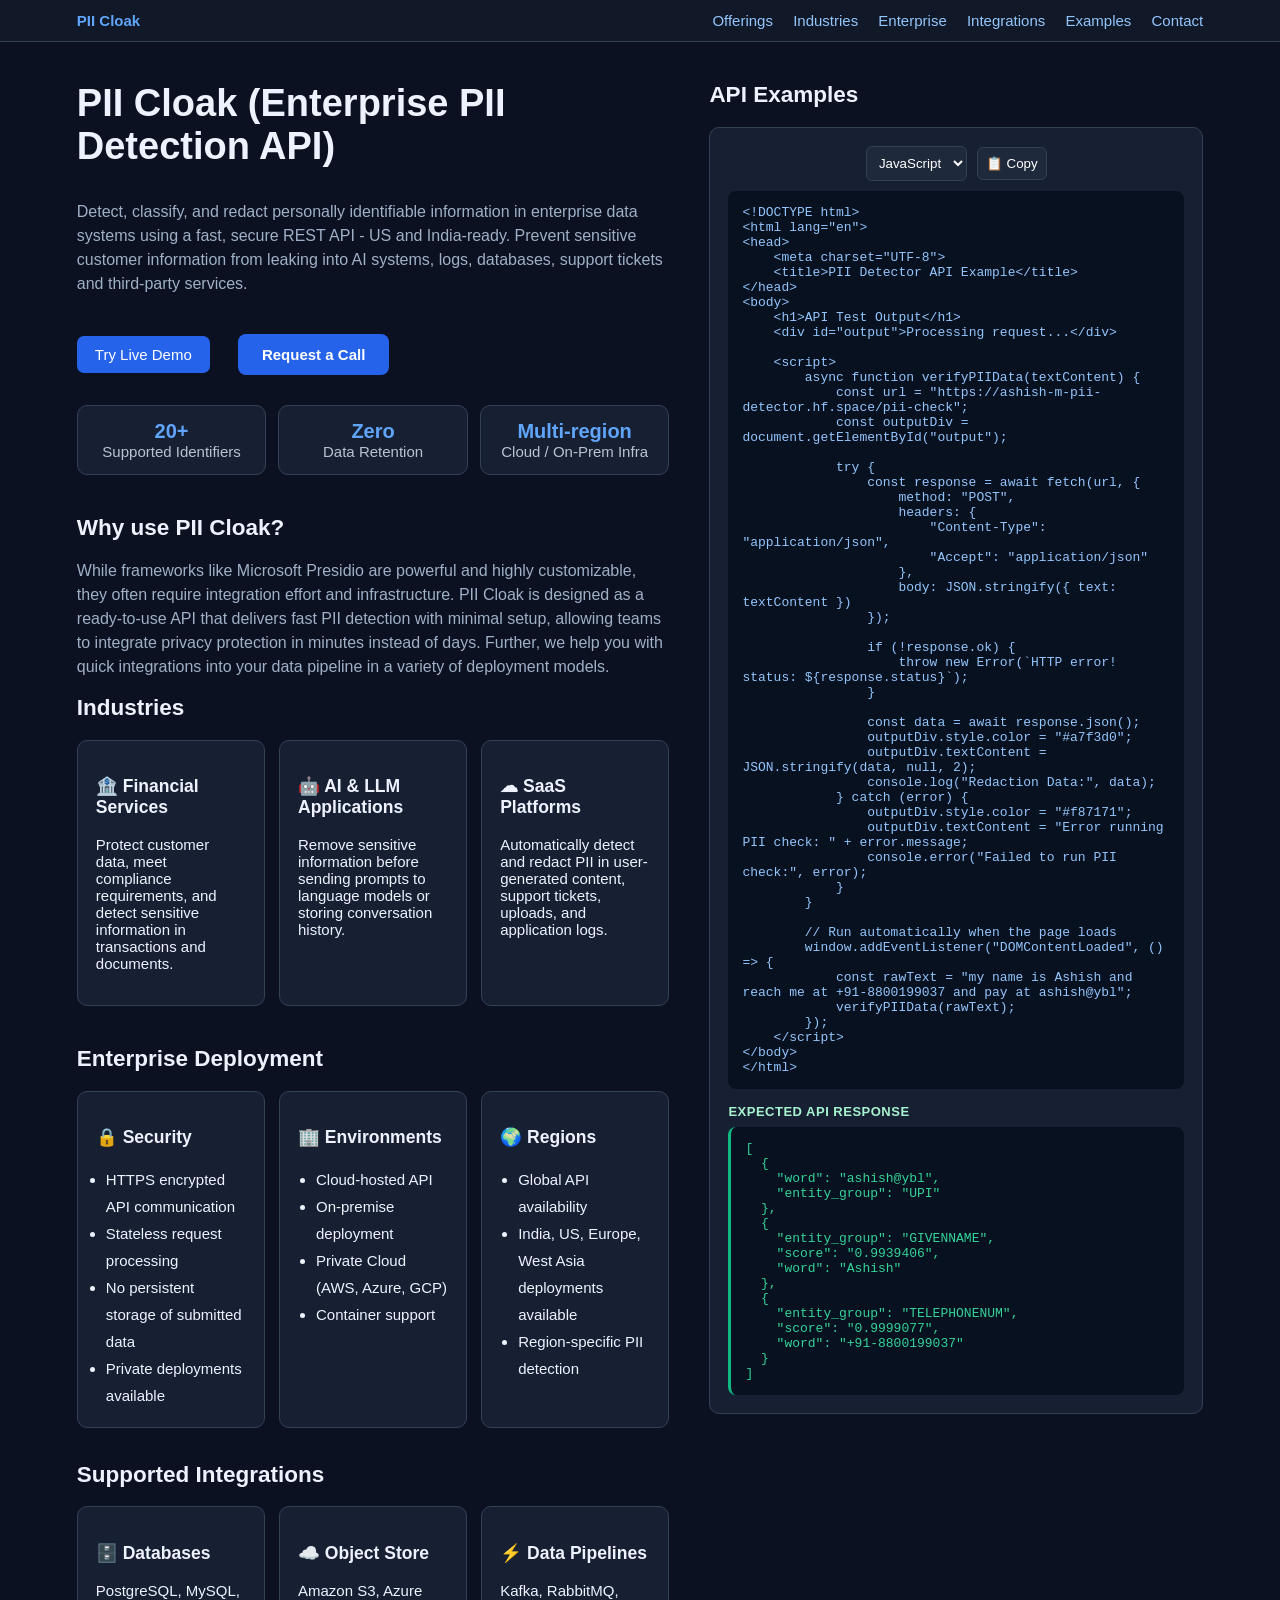
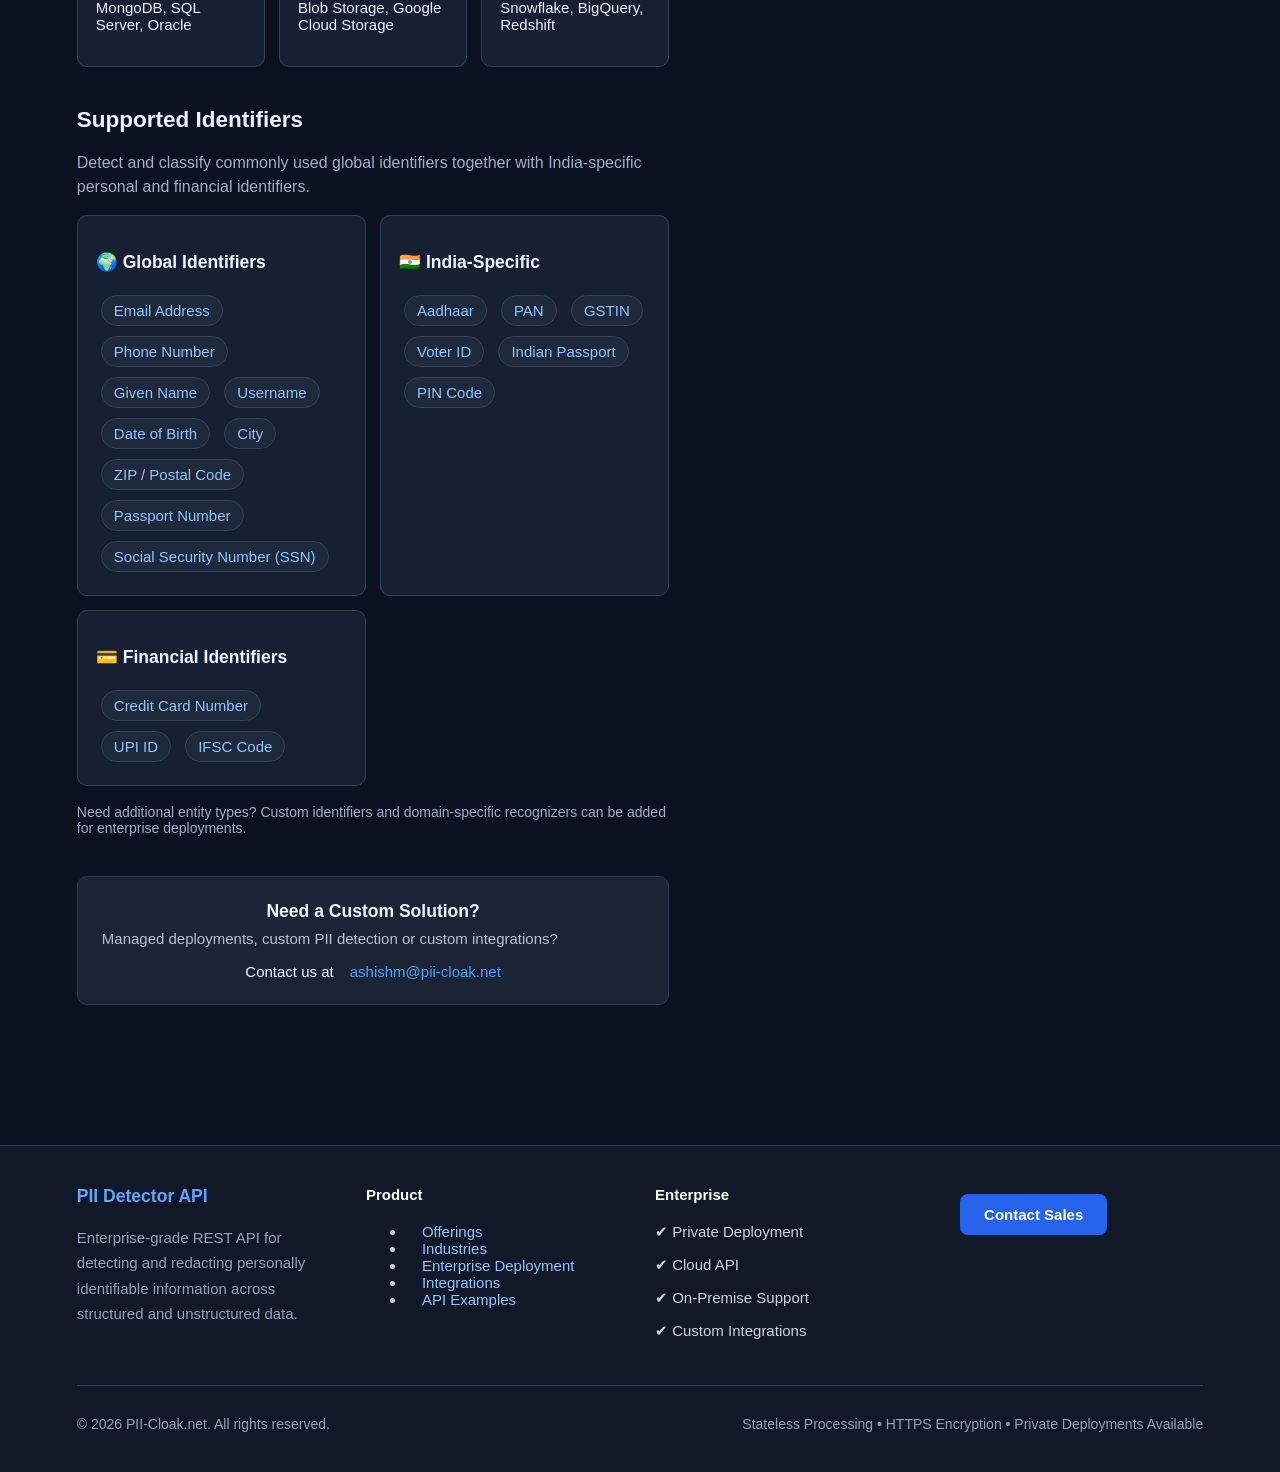
<file: pii-detect.html>
<html lang="en">
<head>
<meta charset='utf-8'>
<meta name='viewport' content='width=device-width,initial-scale=1'>
<title>PII Cloak</title>
<style>
body{margin:0;font:15px Arial;background:#0b1120;color:#eef2ff}
header{display:flex;justify-content:space-between;align-items:center;padding:12px 6%;background:#111827;border-bottom:1px solid #334155;position:sticky;top:0;z-index:10}
a{color:#93c5fd;text-decoration:none;margin-left:16px}
.menu-toggle,.menu-close{display:none}
h1{font-size:38px;margin-top:0}
h2{margin-top:0}
.lead{color:#9fb0c7;font-size:16px;line-height:1.5}
.btn{display:inline-block;background:#2563eb;color:#fff;padding:10px 18px;border-radius:7px;margin:16px 8px 0 0;text-decoration:none;cursor:pointer;border:none;font-size:15px}
.btn:hover{background:#1d4ed8}
.card{background:#172033;border:1px solid #334155;border-radius:10px;padding:18px}
.grid{display:grid;grid-template-columns:repeat(auto-fit,minmax(140px,1fr));gap:14px}
.badge{display:inline-block;background:#1e293b;border:1px solid #334155;padding:6px 12px;border-radius:999px;margin:5px;color:#93c5fd}
.toolbar{display:flex;gap:10px;align-items:center;justify-content:center;margin-bottom:10px}
select,button{background:#1e293b;color:#fff;border:1px solid #334155;border-radius:6px;padding:8px}
button{cursor:pointer}
pre{margin:0;background:#08111f;padding:14px;border-radius:8px;overflow:auto;color:#93c5fd;font-size:13px;white-space:pre-wrap}

/* Response Box styling */
.response-title {
  margin-top: 15px;
  margin-bottom: 8px;
  font-size: 13px;
  text-transform: uppercase;
  letter-spacing: 0.5px;
  color: #a7f3d0;
  font-weight: bold;
}
.response-box {
  color: #34d399;
  border-left: 3px solid #10b981;
}

/* Two-column layout adjustments */
.main-layout {
  display: grid;
  grid-template-columns: 1.2fr 1fr;
  gap: 40px;
  padding: 40px 6%;
}
.left-col > div {
  margin-bottom: 40px;
}
.right-col {
  position: sticky;
  top: 80px;
  align-self: start;
}

/* Demo Popup Modal styling */
.modal-overlay {
  display: none;
  position: fixed;
  top: 0; left: 0; width: 100%; height: 100%;
  background: rgba(15, 23, 42, 0.8);
  backdrop-filter: blur(4px);
  z-index: 100;
  justify-content: center;
  align-items: center;
}
.modal-content {
  background: #111827;
  border: 1px solid #334155;
  border-radius: 12px;
  width: 90%;
  max-width: 600px;
  padding: 24px;
  box-shadow: 0 20px 25px -5px rgba(0, 0, 0, 0.5);
  position: relative;
}
.close-modal {
  position: absolute;
  top: 16px; right: 16px;
  background: transparent;
  border: none;
  color: #94a3b8;
  font-size: 20px;
  cursor: pointer;
}
.close-modal:hover { color: #fff; }
.demo-textarea {
  width: 100%;
  height: 100px;
  background: #0f172a;
  border: 1px solid #334155;
  border-radius: 8px;
  color: #fff;
  padding: 12px;
  font-family: Arial, sans-serif;
  font-size: 14px;
  resize: vertical;
  box-sizing: border-box;
  margin-top: 15px;
  margin-bottom: 15px;
}
.demo-textarea:focus {
  outline: none;
  border-color: #2563eb;
}
.demo-response {
  max-height: 200px;
  margin-top: 15px;
}

@media (max-width: 1024px) {
  body.menu-open{overflow:hidden}
  header{padding:12px 5%}
  header nav{
    display:none;
    position:fixed;
    inset:0;
    z-index:1000;
    background:#0b1120;
    padding:96px 8% 40px;
    box-sizing:border-box;
    flex-direction:column;
    justify-content:center;
    align-items:center;
    gap:8px;
  }
  header nav.is-open{display:flex}
  header nav a{
    width:min(100%,420px);
    margin:0;
    padding:15px 20px;
    border-radius:8px;
    color:#eef2ff;
    font-size:22px;
    font-weight:600;
    text-align:center;
    box-sizing:border-box;
  }
  header nav a:hover,header nav a:focus-visible{background:#172033;color:#93c5fd;outline:none}
  .menu-toggle,.menu-close{
    display:flex;
    align-items:center;
    justify-content:center;
    width:44px;
    height:44px;
    padding:0;
    border:1px solid #475569;
    border-radius:8px;
    background:#172033;
    color:#fff;
    font-size:25px;
    line-height:1;
  }
  .menu-close{position:absolute;top:12px;right:5%;font-size:28px}
  .main-layout {
    grid-template-columns: 1fr;
    gap: 20px;
  }
  .right-col {
    position: static;
  }
}

.contact-cta {
    margin: 40px 0;
    padding: 24px;
    text-align: center;
    background: #1b2435;
    border: 1px solid #2d3a55;
    border-radius: 10px;
}

.contact-cta h3 {
    margin: 0 0 8px;
}

.contact-cta p {
    margin: 0 0 16px;
    color: #b8c2d1;
}

.contact-links {
    display: flex;
    justify-content: center;
    align-items: center;
    flex-wrap: wrap;
}

.contact-links a {
    color: #4da3ff;
    text-decoration: none;
}

.contact-links a:hover {
    text-decoration: underline;
}

.contact-links span {
    color: #6b7280;
}

.contact-btn {
    display: inline-block;
    padding: 12px 24px;
    background: #2563eb;
    color: #fff;
    text-decoration: none;
    font-weight: 600;
    border-radius: 8px;
    transition: all 0.2s ease;
}

.contact-btn:hover {
    background: #1d4ed8;
    transform: translateY(-2px);
}
</style>
</head>
<body>
<header>
    <button class="menu-toggle" type="button" aria-label="Open navigation menu" aria-controls="primary-navigation" aria-expanded="false">☰</button>
  <b style='color:#60a5fa'>PII Cloak</b>
    <nav id="primary-navigation" aria-label="Primary Navigation">
        <button class="menu-close" type="button" aria-label="Close navigation menu">&times;</button>
        <a href="#offerings">Offerings</a>
        <a href="#customers">Industries</a>
        <a href="#enterprise">Enterprise</a>
        <a href="#integrations">Integrations</a>
        <a href="#examples">Examples</a>
        <a href="mailto:ashishm@pii-cloak.net?subject=Enterprise%20License">
            Contact
        </a>
    </nav>
</header>

<main class="main-layout">
  <div class="left-col">
    <div>
	<!-- Hero Section -->
	<section id="hero">
		<h1>PII Cloak (Enterprise PII Detection API)</h1>
		<p class="lead" style="max-width:720px;">
		Detect, classify, and redact personally identifiable information in enterprise data systems 
		using a fast, secure REST API - US and India-ready.
		Prevent sensitive customer information from leaking into AI systems, logs, databases, support tickets and third-party services.
		</p>

		<div style="margin-top:24px;">
			<button class="btn" onclick="openDemo()">Try Live Demo</button>

			<a href="mailto:ashishm@pii-cloak.net?subject=Enterprise%20License"
			   class="contact-btn">
				Request a Call	
			</a>
		</div>

		<!-- Trust Metrics -->
		<div style="
			    display:grid;
			    grid-template-columns:repeat(auto-fit,minmax(170px,1fr));
			    gap:12px;
			    margin-top:30px;
			    ">

			<div class="card" style="padding:14px;text-align:center;">
				<div style="font-size:20px;font-weight:bold;color:#60a5fa;">20+</div>
				<div style="color:#b8c2d1;">Supported Identifiers</div>
			</div>

			<div class="card" style="padding:14px;text-align:center;">
				<div style="font-size:20px;font-weight:bold;color:#60a5fa;">Zero</div>
				<div style="color:#b8c2d1;">Data Retention</div>
			</div>

			<div class="card" style="padding:14px;text-align:center;">
				<div style="font-size:20px;font-weight:bold;color:#60a5fa;">Multi-region</div>
				<div style="color:#b8c2d1;">Cloud / On-Prem Infra</div>
			</div>
		</div>
	</section>
    </div>

    <section id="why-us" >
    <h2>Why use PII Cloak?</h2>
    <p class="lead" style="max-width:700px;">
    While frameworks like Microsoft Presidio are powerful and highly customizable, they often require integration effort and infrastructure. PII Cloak is designed as a ready-to-use API that delivers fast PII detection with minimal setup, allowing teams to integrate privacy protection in minutes instead of days. Further, we help you with quick integrations into your data pipeline in a variety of deployment models.
    </p>
    </section>

    <section id="customers" >
    <h2>Industries</h2>
    <div class="grid">
        <div class="card">
            <h3>🏦 Financial Services</h3>
            <p>Protect customer data, meet compliance requirements, and detect sensitive information in transactions and documents.</p>
        </div>

        <div class="card">
            <h3>🤖 AI & LLM Applications</h3>
            <p>Remove sensitive information before sending prompts to language models or storing conversation history.</p>
        </div>

        <div class="card">
            <h3>☁ SaaS Platforms</h3>
            <p>Automatically detect and redact PII in user-generated content, support tickets, uploads, and application logs.</p>
        </div>
    </div>
    </section>

    <section id="enterprise" style="margin-top:40px;">
	    <h2>Enterprise Deployment</h2>
	    <div class="grid">
		    <div class="card">
			    <h3>🔒 Security</h3>
			    <ul style="padding-left:10px;line-height:1.8;margin:0;">
				    <li>HTTPS encrypted API communication</li>
				    <li>Stateless request processing</li>
				    <li>No persistent storage of submitted data</li>
				    <li>Private deployments available</li>
			    </ul>
		    </div>

		    <div class="card">
			    <h3>🏢 Environments</h3>
			    <ul style="padding-left:18px;line-height:1.8;margin:0;">
				    <li>Cloud-hosted API</li>
				    <li>On-premise deployment</li>
				    <li>Private Cloud (AWS, Azure, GCP)</li>
				    <li>Container support</li>
			    </ul>
		    </div>

		    <div class="card">
			    <h3>🌍 Regions</h3>
			    <ul style="padding-left:18px;line-height:1.8;margin:0;">
				    <li>Global API availability</li>
				    <li>India, US, Europe, West Asia deployments available</li>
				    <li>Region-specific PII detection</li>
			    </ul>
		    </div>
	    </div>
    </section>

    <br/><br/>
    <section id="integrations">
	    <h2>Supported Integrations</h2>
	    <div class="grid">
		    <div class="card">
			    <h3>🗄️ Databases</h3>
			    <p>PostgreSQL, MySQL, MongoDB, SQL Server, Oracle</p>
		    </div>
		    <div class="card">
			    <h3>☁️ Object Store</h3>
			    <p>Amazon S3, Azure Blob Storage, Google Cloud Storage</p>
		    </div>
		    <div class="card">
			    <h3>⚡ Data Pipelines</h3>
			    <p>Kafka, RabbitMQ, Snowflake, BigQuery, Redshift</p>
		    </div>
	    </div>
    </section>

    <section id="pii" style="margin-top:40px;">
    <h2>Supported Identifiers</h2>
    <p class="lead" style="max-width:700px;">
        Detect and classify commonly used global identifiers together with
        India-specific personal and financial identifiers.
    </p>

    <div class="grid" style="grid-template-columns:repeat(auto-fit,minmax(260px,1fr));">
        <!-- Global -->
        <div class="card">
            <h3>🌍 Global Identifiers</h3>
            <div style="margin-top:12px;">
                <span class="badge">Email Address</span>
                <span class="badge">Phone Number</span>
                <span class="badge">Given Name</span>
                <span class="badge">Username</span>
                <span class="badge">Date of Birth</span>
                <span class="badge">City</span>
                <span class="badge">ZIP / Postal Code</span>
                <span class="badge">Passport Number</span>
                <span class="badge">Social Security Number (SSN)</span>
            </div>
        </div>

        <!-- India -->
        <div class="card">
            <h3>🇮🇳 India-Specific</h3>
            <div style="margin-top:12px;">
                <span class="badge">Aadhaar</span>
                <span class="badge">PAN</span>
                <span class="badge">GSTIN</span>
                <span class="badge">Voter ID</span>
                <span class="badge">Indian Passport</span>
                <span class="badge">PIN Code</span>
            </div>
        </div>

        <!-- Financial -->
        <div class="card">
            <h3>💳 Financial Identifiers</h3>
            <div style="margin-top:12px;">
                <span class="badge">Credit Card Number</span>
                <span class="badge">UPI ID</span>
                <span class="badge">IFSC Code</span>
            </div>
        </div>
    </div>

    <p style="margin-top:18px;color:#9fb0c7;font-size:14px;">
        Need additional entity types? Custom identifiers and domain-specific
        recognizers can be added for enterprise deployments.
    </p>
    </section>

    <section class="contact-cta">
    <h3>Need a Custom Solution?</h3>
    <p align="left">
	Managed deployments, custom PII detection or custom integrations?
    </p>

    <div class="contact-links">
	Contact us at<a href="mailto:ashishm@pii-cloak.net">ashishm@pii-cloak.net</a>
    </div>
    </section>
  </div>

  <div class="right-col" id='examples'>
    <h2>API Examples</h2>
    <div class=card>
      <div class=toolbar>
        <select id=lang>
          <option>JavaScript</option>
          <option>cURL</option>
          <option>Python</option>
          <option>PHP</option>
          <option>Java</option>
          <option>Ruby</option>
        </select>
        <button onclick='copyCode()'>📋 Copy</button>
      </div>
      <pre id=code></pre>
      
      <div class="response-title">Expected API Response</div>
      <pre class="response-box" id="response-box"></pre>
    </div>
  </div>
</main>

<footer style="margin-top:60px;padding:40px 6%;background:#111827;border-top:1px solid #334155;color:#cbd5e1;">
  <div style="display:grid;grid-template-columns:repeat(auto-fit,minmax(220px,1fr));gap:30px;">

    <!-- Brand -->
    <div>
      <h3 style="margin-top:0;color:#60a5fa;">PII Detector API</h3>
      <p style="line-height:1.7;color:#94a3b8;">
        Enterprise-grade REST API for detecting and redacting personally identifiable information across structured and unstructured data.
      </p>
    </div>

    <!-- Product -->
    <div>
      <h4 style="margin-top:0;color:#fff;">Product</h4>

      <ul>
      <li><a href="#offerings">Offerings</a></li>
      <li><a href="#customers">Industries</a></li>
      <li><a href="#enterprise">Enterprise Deployment</a></li>
      <li><a href="#integrations">Integrations</a></li>
      <li><a href="#examples">API Examples</a></li> 
      </ul>
    </div>

    <!-- Enterprise -->
    <div>
      <h4 style="margin-top:0;color:#fff;">Enterprise</h4>
      <p>✔ Private Deployment</p>
      <p>✔ Cloud API</p>
      <p>✔ On-Premise Support</p>
      <p>✔ Custom Integrations</p>
    </div>

    <!-- Contact -->
    <div>
      <a href="mailto:ashishm@pii-cloak.net?subject=PII%20Detector%20Enterprise%20Inquiry"
         class="contact-btn"
         style="margin-top:8px;display:inline-block;">
         Contact Sales
      </a>
    </div>
  </div>

  <hr style="border:none;border-top:1px solid #334155;margin:30px 0;">

  <div style="display:flex;justify-content:space-between;align-items:center;flex-wrap:wrap;gap:10px;color:#94a3b8;font-size:14px;">
    <div>
      © 2026 PII-Cloak.net. All rights reserved.
    </div>

    <div>
      Stateless Processing • HTTPS Encryption • Private Deployments Available
    </div>
  </div>
</footer>

<div class="modal-overlay" id="demoModal" onclick="closeDemoOnOverlay(event)">
  <div class="modal-content">
    <button class="close-modal" onclick="closeDemo()">✕</button>
    <h3 style="margin-top: 0; color: #60a5fa;">Interactive API Demo</h3>
    <p class="lead" style="font-size: 14px; margin-bottom: 5px;">Enter raw text containing sensitive PII strings to evaluate response data:</p>
    <textarea class="demo-textarea" id="demoInput" placeholder="Type or paste sample text here..."></textarea>
    <button class="btn" style="margin: 0;" id="submitDemoBtn" onclick="runLiveDemo()">Analyze Text</button>
    
    <div id="demoResponseArea" style="display: none;">
      <div class="response-title" style="color: #60a5fa;">Live API Response</div>
      <pre class="response-box demo-response" id="demoResponseBox"></pre>
    </div>
  </div>
</div>

<script>
const sampleResponse = [
  {"word": "ashish@ybl", "entity_group": "UPI"}, 
  {"entity_group": "GIVENNAME", "score": "0.9939406", "word": "Ashish"}, 
  {"entity_group": "TELEPHONENUM", "score": "0.9999077", "word": "+91-8800199037"}
];

const ex={
"JavaScript":`<!DOCTYPE html>
<html lang="en">
<head>
    <meta charset="UTF-8">
    <title>PII Detector API Example</title>
</head>
<body>
    <h1>API Test Output</h1>
    <div id="output">Processing request...</div>

    <script>
        async function verifyPIIData(textContent) {
            const url = "https://ashish-m-pii-detector.hf.space/pii-check";
            const outputDiv = document.getElementById("output");
            
            try {
                const response = await fetch(url, {
                    method: "POST",
                    headers: {
                        "Content-Type": "application/json",
                        "Accept": "application/json"
                    },
                    body: JSON.stringify({ text: textContent })
                });

                if (!response.ok) {
                    throw new Error(\`HTTP error! status: \${response.status}\`);
                }

                const data = await response.json();
                outputDiv.style.color = "#a7f3d0";
                outputDiv.textContent = JSON.stringify(data, null, 2);
                console.log("Redaction Data:", data);
            } catch (error) {
                outputDiv.style.color = "#f87171";
                outputDiv.textContent = "Error running PII check: " + error.message;
                console.error("Failed to run PII check:", error);
            }
        }

        // Run automatically when the page loads
        window.addEventListener("DOMContentLoaded", () => {
            const rawText = "my name is Ashish and reach me at +91-8800199037 and pay at ashish@ybl";
            verifyPIIData(rawText);
        });
    <\/script>
</body>
</html>`,

"cURL":`curl --request POST \\
  --url https://ashish-m-pii-detector.hf.space/pii-check \\
  --header 'Content-Type: application/json' \\
  --header 'Accept: application/json' \\
  --data '{
    "text": "my name is Ashish and reach me at +91-8800199037 and pay at ashish@ybl"
  }'`,

"Python":`import requests
import json
import sys

def check_pii(text_content):
    url = "https://ashish-m-pii-detector.hf.space/pii-check"
    headers = {
        "Content-Type": "application/json",
        "Accept": "application/json"
    }
    payload = {
        "text": text_content
    }

    try:
        response = requests.post(url, headers=headers, json=payload)
        response.raise_for_status()
        return response.json()
    except requests.exceptions.RequestException as e:
        print(f"API Request Failed: {e}", file=sys.stderr)
        return None

if __name__ == "__main__":
    sample_text = "my name is Ashish and reach me at +91-8800199037 and pay at ashish@ybl"
    result = check_pii(sample_text)
    if result:
        print(json.dumps(result, indent=4))`,

"PHP":`<?php

function scanPII($text) {
    $url = 'https://ashish-m-pii-detector.hf.space/pii-check';
    
    $payload = json_encode([
        'text' => $text
    ]);

    $ch = curl_init($url);
    curl_setopt($ch, CURLOPT_RETURNTRANSFER, true);
    curl_setopt($ch, CURLOPT_CUSTOMREQUEST, "POST");
    curl_setopt($ch, CURLOPT_POSTFIELDS, $payload);
    curl_setopt($ch, CURLOPT_HTTPHEADER, [
        'Content-Type: application/json',
        'Accept: application/json',
        'Content-Length: ' . strlen($payload)
    ]);

    $response = curl_exec($ch);
    
    if (curl_errno($ch)) {
        $error_msg = curl_error($ch);
        curl_close($ch);
        throw new Exception("Curl error: " . $error_msg);
    }

    curl_close($ch);
    return json_decode($response, true);
}

try {
    $sampleText = "my name is Ashish and reach me at +91-8800199037 and pay at ashish@ybl";
    $result = scanPII($sampleText);
    print_r($result);
} catch (Exception $e) {
    echo 'Error: ' . $e->getMessage();
}`,

"Java":`import java.io.IOException;
import java.net.URI;
import java.net.http.HttpClient;
import java.net.http.HttpRequest;
import java.net.http.HttpResponse;

public class PiiDetectorClient {

    public static void main(String[] args) {
        HttpClient client = HttpClient.newHttpClient();
        
        String jsonPayload = "{\\"text\\":\\"my name is Ashish and reach me at +91-8800199037 and pay at ashish@ybl\\"}";
        
        HttpRequest request = HttpRequest.newBuilder()
                .uri(URI.create("https://ashish-m-pii-detector.hf.space/pii-check"))
                .header("Content-Type", "application/json")
                .header("Accept", "application/json")
                .POST(HttpRequest.BodyPublishers.ofString(jsonPayload))
                .build();

        try {
            HttpResponse<String> response = client.send(request, HttpResponse.BodyHandlers.ofString());
            
            if (response.statusCode() >= 200 && response.statusCode() < 300) {
                System.out.println("Status Code: " + response.statusCode());
                System.out.println("Response Body:\\n" + response.body());
            } else {
                System.err.println("Server returned error status: " + response.statusCode());
            }
        } catch (IOException | InterruptedException e) {
            System.err.println("Exception occurred while sending request: " + e.getMessage());
            e.printStackTrace();
        }
    }
}`,

"Ruby":`require 'net/http'
require 'uri'
require 'json'

def check_pii_content(text_to_scan)
  uri = URI.parse("https://ashish-m-pii-detector.hf.space/pii-check")
  
  header = {
    'Content-Type' => 'application/json',
    'Accept' => 'application/json'
  }
  
  payload = {
    text: text_to_scan
  }

  http = Net::HTTP.new(uri.host, uri.port)
  http.use_ssl = true if uri.scheme == 'https'

  request = Net::HTTP::Post.new(uri.request_uri, header)
  request.body = payload.to_json

  begin
    response = http.request(request)
    if response.code.to_i == 200
      puts "Success:"
      puts JSON.pretty_generate(JSON.parse(response.body))
    else
      puts "Server Error: #{response.code} - #{response.message}"
    end
  rescue StandardError => e
    puts "An error occurred: #{e.message}"
  end
end

sample_input = "my name is Ashish and reach me at +91-8800199037 and pay at ashish@ybl"
check_pii_content(sample_input)`
};

let s=document.getElementById('lang'),
    c=document.getElementById('code'),
    r=document.getElementById('response-box');

function u(){
  c.textContent=ex[s.value];
  r.textContent=JSON.stringify(sampleResponse, null, 2);
}

s.onchange=u;
u();

function copyCode(){
  navigator.clipboard.writeText(c.textContent);
}

/* Demo Modal Operations */
function openDemo() {
  document.getElementById('demoModal').style.display = 'flex';
  document.getElementById('demoInput').value = "my name is Ashish and reach me at +91-8800199037 and pay at ashish@ybl";
  document.getElementById('demoResponseArea').style.display = 'none';
}

function closeDemo() {
  document.getElementById('demoModal').style.display = 'none';
}

function closeDemoOnOverlay(e) {
  if (e.target.id === 'demoModal') { closeDemo(); }
}

/* Mobile and tablet navigation */
const menuToggle = document.querySelector('.menu-toggle');
const menuClose = document.querySelector('.menu-close');
const primaryNavigation = document.getElementById('primary-navigation');

function openMenu() {
  primaryNavigation.classList.add('is-open');
  document.body.classList.add('menu-open');
  menuToggle.setAttribute('aria-expanded', 'true');
  menuClose.focus();
}

function closeMenu() {
  primaryNavigation.classList.remove('is-open');
  document.body.classList.remove('menu-open');
  menuToggle.setAttribute('aria-expanded', 'false');
  menuToggle.focus();
}

menuToggle.addEventListener('click', openMenu);
menuClose.addEventListener('click', closeMenu);
primaryNavigation.querySelectorAll('a').forEach(link => link.addEventListener('click', closeMenu));

document.addEventListener('keydown', event => {
  if (event.key === 'Escape' && primaryNavigation.classList.contains('is-open')) {
    closeMenu();
  }
});

window.addEventListener('resize', () => {
  if (window.innerWidth > 1024 && primaryNavigation.classList.contains('is-open')) {
    primaryNavigation.classList.remove('is-open');
    document.body.classList.remove('menu-open');
    menuToggle.setAttribute('aria-expanded', 'false');
  }
});

async function runLiveDemo() {
  const inputText = document.getElementById('demoInput').value;
  const responseArea = document.getElementById('demoResponseArea');
  const responseBox = document.getElementById('demoResponseBox');
  const submitBtn = document.getElementById('submitDemoBtn');

  if (!inputText.trim()) {
    alert("Please enter some text to check.");
    return;
  }

  submitBtn.disabled = true;
  submitBtn.textContent = "Analyzing...";
  responseArea.style.display = 'block';
  responseBox.style.color = '#94a3b8';
  responseBox.style.borderColor = '#334155';
  responseBox.textContent = "Connecting to API endpoint...";

  try {
    const response = await fetch("https://ashish-m-pii-detector.hf.space/pii-check", {
      method: "POST",
      headers: {
        "Content-Type": "application/json",
        "Accept": "application/json"
      },
      body: JSON.stringify({ text: inputText })
    });

    if (!response.ok) {
      throw new Error(`HTTP error! status: ${response.status}`);
    }

    const data = await response.json();
    responseBox.style.color = '#34d399';
    responseBox.style.borderColor = '#10b981';
    responseBox.textContent = JSON.stringify(data, null, 2);
  } catch (error) {
    responseBox.style.color = '#f87171';
    responseBox.style.borderColor = '#ef4444';
    responseBox.textContent = "Error making API call:\n" + error.message;
  } finally {
    submitBtn.disabled = false;
    submitBtn.textContent = "Analyze Text";
  }
}
</script>
</body>
</html>
</file>
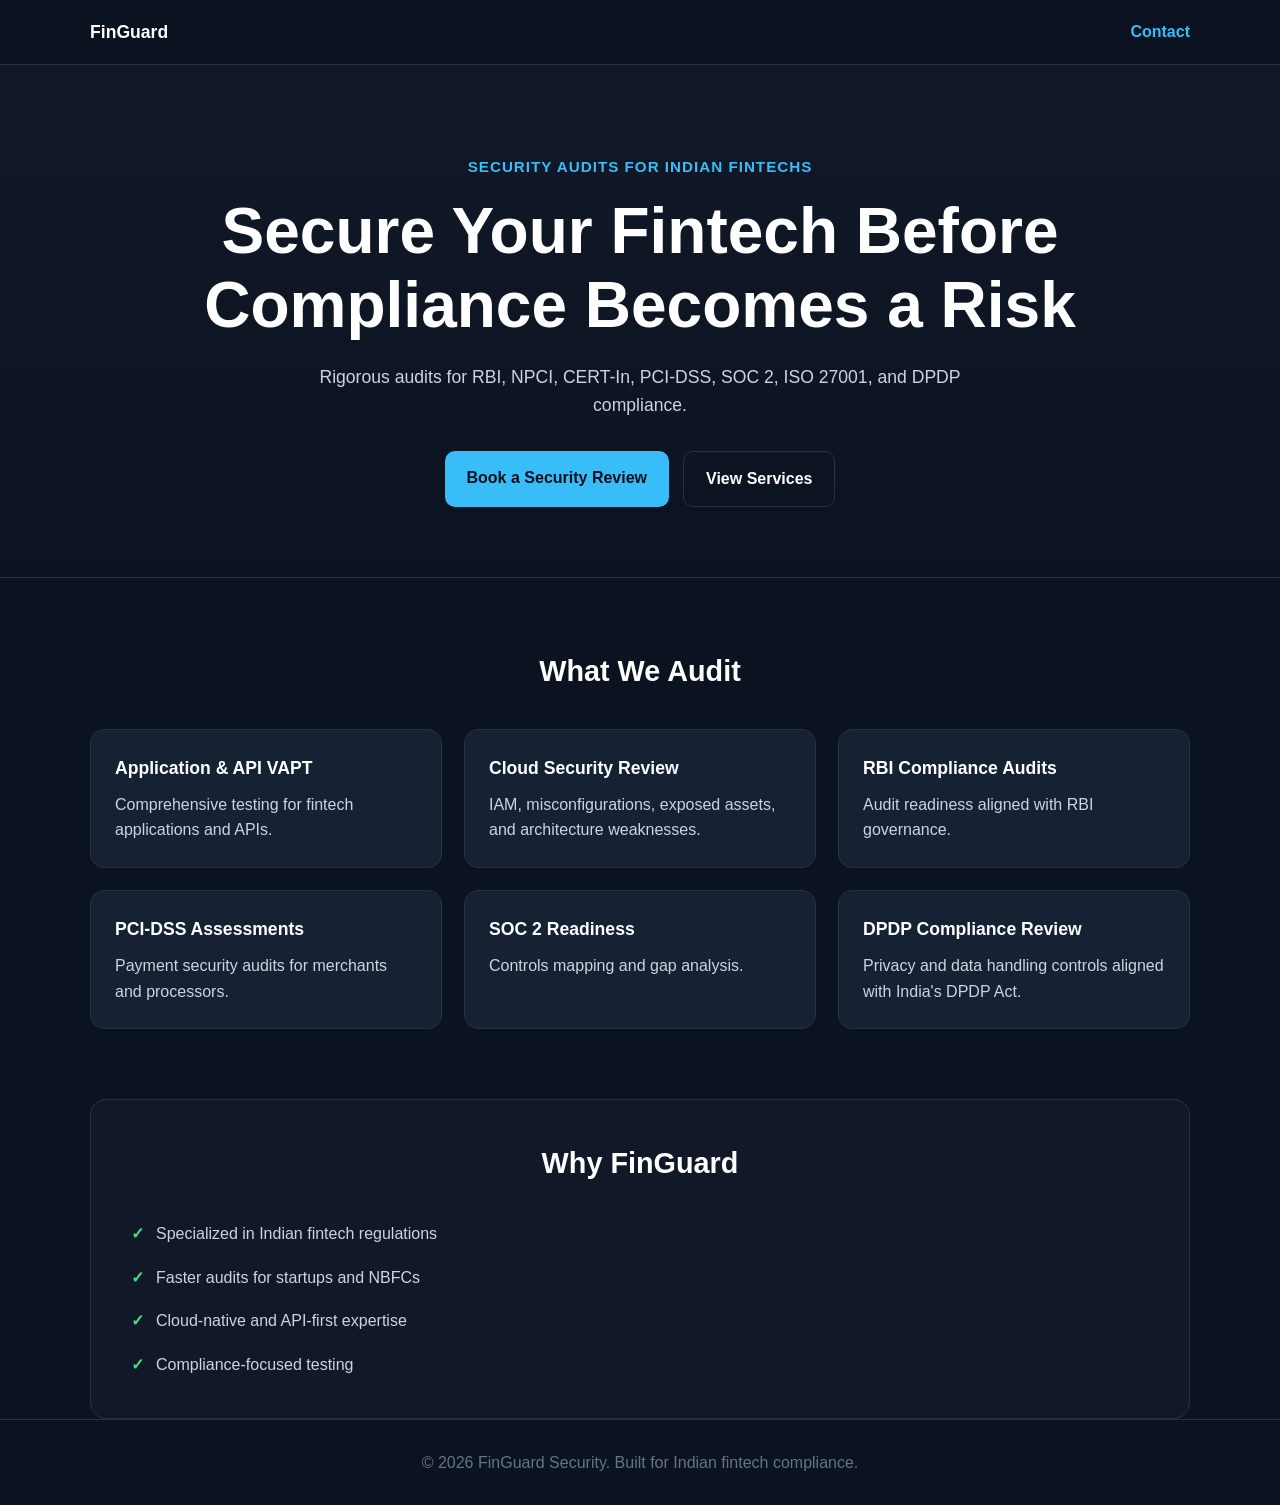
<file: sec.html>
<html lang="en-US">
<head>
<meta charset="UTF-8" />
<meta name="viewport" content="width=device-width, initial-scale=1" />
<title>FinGuard | Security Audits for Indian Fintechs</title>

<style>
:root {
  --bg-dark: #0b1220;
  --bg-card: #162133;
  --bg-soft: #111827;
  --accent-blue: #38bdf8;
  --accent-green: #4ade80;
  --text-main: #cbd5e1;
  --text-bright: #ffffff;
  --border-color: #263244;
}
* { margin: 0; padding: 0; box-sizing: border-box; }
html { scroll-behavior: smooth; }
body {
  font-family: -apple-system, BlinkMacSystemFont, "Segoe UI", Roboto, sans-serif;
  background: var(--bg-dark);
  color: var(--text-main);
  line-height: 1.6;
}
.container { width: min(1100px, 92%); margin: auto; }
nav {
  position: sticky; top: 0; z-index: 100;
  background: rgba(11, 18, 32, 0.95);
  backdrop-filter: blur(12px);
  border-bottom: 1px solid var(--border-color);
}
.nav-wrap {
  display: flex; justify-content: space-between;
  align-items: center; padding: 18px 0;
}
.logo { font-size: 1.1rem; font-weight: 700; color: white; }
.nav-cta { text-decoration: none; color: var(--accent-blue); font-weight: 600; }
header {
  padding: 90px 0 70px;
  text-align: center;
  background: linear-gradient(180deg, #111827 0%, #0b1220 100%);
  border-bottom: 1px solid var(--border-color);
}
.subtitle {
  color: var(--accent-blue);
  font-weight: 700; font-size: 0.95rem;
  margin-bottom: 16px;
  text-transform: uppercase;
  letter-spacing: 1px;
}
h1 {
  font-size: clamp(2rem, 5vw, 4rem);
  margin-bottom: 20px;
  color: white;
  font-weight: 800;
  line-height: 1.15;
}
.hero-text { max-width: 720px; margin: auto; font-size: 1.1rem; }
.cta-buttons {
  margin-top: 32px;
  display: flex; justify-content: center; gap: 14px; flex-wrap: wrap;
}
.btn {
  padding: 14px 22px;
  border-radius: 10px;
  text-decoration: none;
  font-weight: 700;
  transition: all 0.2s ease;
}
.btn-primary { background: var(--accent-blue); color: #08111d; }
.btn-primary:hover { transform: translateY(-2px); }
.btn-secondary { border: 1px solid var(--border-color); color: white; }
.btn-secondary:hover { border-color: var(--accent-blue); }
section { padding: 70px 0; }
h2 { text-align: center; color: white; margin-bottom: 35px; font-size: 1.8rem; }
.services-grid {
  display: grid;
  grid-template-columns: repeat(3, 1fr);
  gap: 22px;
}
.service-card {
  background: var(--bg-card);
  border: 1px solid var(--border-color);
  padding: 24px;
  border-radius: 14px;
}
.service-title {
  color: white;
  font-size: 1.1rem;
  font-weight: 700;
  margin-bottom: 10px;
}
.why-section {
  background: var(--bg-soft);
  padding: 40px;
  border: 1px solid var(--border-color);
  border-radius: 16px;
}
.why-grid { display: grid; gap: 18px; }
.why-item { display: flex; gap: 12px; }
.why-icon { color: var(--accent-green); font-weight: bold; }
.bottom-cta {
  text-align: center;
  padding: 40px;
  background: #08111d;
  border: 1px solid rgba(56, 189, 248, 0.15);
  border-radius: 16px;
}
.bottom-cta h3 { color: white; margin-bottom: 16px; font-size: 1.8rem; }
footer {
  padding: 30px;
  text-align: center;
  color: #64748b;
  border-top: 1px solid var(--border-color);
}
@media (max-width: 900px) {
  .services-grid { grid-template-columns: repeat(2, 1fr); }
}
@media (max-width: 640px) {
  .nav-wrap { flex-direction: column; gap: 10px; }
  .services-grid { grid-template-columns: 1fr; }
  .cta-buttons { flex-direction: column; width: 100%; }
  .btn { width: 100%; text-align: center; }
}
</style>
</head>
<body>
<nav>
  <div class="container nav-wrap">
    <div class="logo">FinGuard</div>
    <a href="mailto:ashishmukherjee@gmail.com" class="nav-cta">Contact</a>
  </div>
</nav>

<header>
  <div class="container">
    <div class="subtitle">Security Audits for Indian Fintechs</div>
    <h1>Secure Your Fintech Before Compliance Becomes a Risk</h1>
    <div class="hero-text">
      Rigorous audits for RBI, NPCI, CERT-In, PCI-DSS, SOC 2, ISO 27001, and DPDP compliance.
    </div>
    <div class="cta-buttons">
      <a href="mailto:ashishmukherjee@gmail.com" class="btn btn-primary">Book a Security Review</a>
      <a href="#services" class="btn btn-secondary">View Services</a>
    </div>
  </div>
</header>

<main class="container">
<section id="services">
  <h2>What We Audit</h2>
  <div class="services-grid">
    <div class="service-card"><div class="service-title">Application & API VAPT</div>Comprehensive testing for fintech applications and APIs.</div>
    <div class="service-card"><div class="service-title">Cloud Security Review</div>IAM, misconfigurations, exposed assets, and architecture weaknesses.</div>
    <div class="service-card"><div class="service-title">RBI Compliance Audits</div>Audit readiness aligned with RBI governance.</div>
    <div class="service-card"><div class="service-title">PCI-DSS Assessments</div>Payment security audits for merchants and processors.</div>
    <div class="service-card"><div class="service-title">SOC 2 Readiness</div>Controls mapping and gap analysis.</div>
    <div class="service-card"><div class="service-title">DPDP Compliance Review</div>Privacy and data handling controls aligned with India's DPDP Act.</div>
  </div>
</section>

<section class="why-section">
  <h2>Why FinGuard</h2>
  <div class="why-grid">
    <div class="why-item"><span class="why-icon">✓</span> Specialized in Indian fintech regulations</div>
    <div class="why-item"><span class="why-icon">✓</span> Faster audits for startups and NBFCs</div>
    <div class="why-item"><span class="why-icon">✓</span> Cloud-native and API-first expertise</div>
    <div class="why-item"><span class="why-icon">✓</span> Compliance-focused testing</div>
  </div>
</section>
</main>

<footer>© 2026 FinGuard Security. Built for Indian fintech compliance.</footer>
</body>
</html>
</file>
<file: assets/css/styles.css>
:root {
  --bg: #f7f9fc;
  --surface: #ffffff;
  --surface-muted: #eef4fb;
  --ink: #132033;
  --muted: #5b6b7f;
  --line: #d8e1ec;
  --brand: #0f67d8;
  --brand-dark: #084aa3;
  --brand-soft: #e8f1ff;
  --success: #0f8f69;
  --code-bg: #111827;
  --code-line: #263244;
  --shadow: 0 18px 48px rgba(19, 32, 51, 0.12);
}

* {
  box-sizing: border-box;
}

html {
  scroll-behavior: smooth;
}

body {
  margin: 0;
  font-family: Inter, ui-sans-serif, system-ui, -apple-system, BlinkMacSystemFont, "Segoe UI", Arial, sans-serif;
  background: var(--bg);
  color: var(--ink);
  font-size: 16px;
  line-height: 1.6;
  text-rendering: optimizeLegibility;
}

body.menu-open {
  overflow: hidden;
  overscroll-behavior: none;
}

a {
  color: inherit;
  text-decoration: none;
}

button,
select,
textarea {
  font: inherit;
}

button {
  cursor: pointer;
}

img {
  max-width: 100%;
}

.site-header {
  position: sticky;
  top: 0;
  z-index: 20;
  display: flex;
  align-items: center;
  justify-content: space-between;
  gap: 24px;
  padding: 14px 6vw;
  background: rgba(255, 255, 255, 0.92);
  border-bottom: 1px solid rgba(216, 225, 236, 0.8);
  backdrop-filter: blur(16px);
}

.brand {
  display: inline-flex;
  align-items: center;
  flex: 0 0 auto;
}

.logo {
  display: block;
  width: 210px;
  height: auto;
}

.primary-nav {
  display: flex;
  align-items: center;
  gap: 6px;
}

.primary-nav a {
  display: inline-flex;
  align-items: center;
  min-height: 40px;
  padding: 8px 12px;
  border-radius: 8px;
  color: var(--muted);
  font-size: 14px;
  font-weight: 650;
}

.primary-nav a:hover,
.primary-nav a:focus-visible {
  background: var(--brand-soft);
  color: var(--brand);
  outline: none;
}

.primary-nav .nav-cta {
  margin-left: 4px;
  background: var(--brand);
  color: #ffffff;
}

.primary-nav .nav-cta:hover,
.primary-nav .nav-cta:focus-visible {
  background: var(--brand-dark);
  color: #ffffff;
}

.menu-toggle,
.menu-close {
  display: none;
}

.hero-section,
.section,
.contact-cta,
.site-footer {
  padding-inline: 6vw;
}

.hero-section {
  display: grid;
  grid-template-columns: minmax(0, 1.05fr) minmax(340px, 0.75fr);
  gap: clamp(28px, 5vw, 70px);
  align-items: center;
  padding-top: clamp(58px, 8vw, 96px);
  padding-bottom: clamp(48px, 7vw, 86px);
  background:
    radial-gradient(circle at 82% 20%, rgba(15, 103, 216, 0.12), transparent 32%),
    linear-gradient(180deg, #ffffff 0%, #f4f8fc 100%);
  border-bottom: 1px solid var(--line);
}

.hero-content {
  max-width: 760px;
}

.eyebrow {
  display: block;
  margin-bottom: 12px;
  color: var(--brand);
  font-size: 13px;
  font-weight: 800;
  letter-spacing: 0.08em;
  text-transform: uppercase;
}

h1,
h2,
h3,
p {
  margin-top: 0;
}

h1 {
  max-width: 820px;
  margin-bottom: 20px;
  color: var(--ink);
  font-size: clamp(2.4rem, 5.8vw, 5rem);
  font-weight: 800;
  line-height: 1.02;
}

h2 {
  margin-bottom: 14px;
  font-size: clamp(1.8rem, 3.4vw, 3rem);
  line-height: 1.1;
}

h3 {
  margin-bottom: 10px;
  font-size: 1.08rem;
  line-height: 1.3;
}

.lead,
.section-heading p,
.api-copy p,
.card p,
.site-footer p,
.note {
  color: var(--muted);
}

.lead {
  max-width: 720px;
  margin-bottom: 0;
  font-size: clamp(1.05rem, 1.6vw, 1.2rem);
}

.hero-actions {
  display: flex;
  flex-wrap: wrap;
  gap: 12px;
  margin-top: 30px;
}

.btn {
  display: inline-flex;
  align-items: center;
  justify-content: center;
  min-height: 46px;
  padding: 12px 18px;
  border: 1px solid transparent;
  border-radius: 8px;
  font-weight: 750;
  line-height: 1;
  transition: background-color 0.18s ease, border-color 0.18s ease, color 0.18s ease, transform 0.18s ease;
}

.btn:hover {
  transform: translateY(-1px);
}

.btn-primary {
  background: var(--brand);
  color: #ffffff;
}

.btn-primary:hover,
.btn-primary:focus-visible {
  background: var(--brand-dark);
  outline: none;
}

.btn-secondary {
  background: #ffffff;
  border-color: var(--line);
  color: var(--ink);
}

.btn-secondary:hover,
.btn-secondary:focus-visible {
  border-color: var(--brand);
  color: var(--brand);
  outline: none;
}

.metrics {
  display: grid;
  grid-template-columns: repeat(3, minmax(0, 1fr));
  gap: 12px;
  margin-top: 38px;
}

.metric {
  min-height: 104px;
  padding: 18px;
  background: rgba(255, 255, 255, 0.78);
  border: 1px solid var(--line);
  border-radius: 8px;
}

.metric strong {
  display: block;
  color: var(--brand);
  font-size: 1.45rem;
  line-height: 1.15;
}

.metric span {
  display: block;
  margin-top: 8px;
  color: var(--muted);
  font-size: 0.9rem;
  line-height: 1.35;
}

.hero-visual {
  display: grid;
  gap: 16px;
  min-width: 0;
}

.hero-image {
  display: block;
  width: 100%;
  height: auto;
  aspect-ratio: 3 / 2;
  object-fit: contain;
  object-position: center;
  background: #08111f;
  border: 1px solid rgba(15, 103, 216, 0.18);
  border-radius: 8px;
  box-shadow: var(--shadow);
}

.hero-panel {
  padding: 22px;
  background: var(--surface);
  border: 1px solid var(--line);
  border-radius: 8px;
  box-shadow: var(--shadow);
}

.panel-header {
  display: flex;
  align-items: center;
  gap: 8px;
  margin-bottom: 18px;
  color: var(--ink);
  font-weight: 800;
}

.status-dot {
  width: 10px;
  height: 10px;
  border-radius: 999px;
  background: var(--success);
  box-shadow: 0 0 0 5px rgba(15, 143, 105, 0.12);
}

.scan-card {
  padding: 16px;
  background: var(--bg);
  border: 1px solid var(--line);
  border-radius: 8px;
}

.scan-card.highlighted {
  background: var(--brand-soft);
  border-color: rgba(15, 103, 216, 0.25);
}

.scan-card p {
  margin-bottom: 0;
  color: var(--muted);
  font-size: 0.95rem;
}

.scan-label {
  display: block;
  margin-bottom: 6px;
  color: var(--ink);
  font-size: 0.8rem;
  font-weight: 800;
  letter-spacing: 0.06em;
  text-transform: uppercase;
}

.scan-flow {
  width: 2px;
  height: 22px;
  margin: 8px auto;
  background: var(--line);
}

.section {
  padding-top: clamp(56px, 8vw, 88px);
  padding-bottom: clamp(56px, 8vw, 88px);
}

.section-muted {
  background: var(--surface-muted);
  border-block: 1px solid var(--line);
}

.section-heading {
  max-width: 820px;
  margin: 0 auto 30px;
  text-align: center;
}

.section-heading p {
  max-width: 720px;
  margin-inline: auto;
  margin-bottom: 0;
}

.architecture-figure {
  max-width: 1180px;
  margin: 0 auto 28px;
}

.architecture-figure a {
  display: block;
}

.architecture-figure img {
  display: block;
  width: 100%;
  height: auto;
  background: #ffffff;
  border: 1px solid var(--line);
  border-radius: 8px;
  box-shadow: 0 12px 32px rgba(19, 32, 51, 0.08);
}

.architecture-figure figcaption {
  margin-top: 10px;
  color: var(--muted);
  font-size: 0.86rem;
  text-align: center;
}

.comparison-section {
  background: #f2f7fd;
  border-block: 1px solid var(--line);
}

.comparison-table-wrap {
  max-width: 1180px;
  margin: 0 auto;
  overflow-x: auto;
  background: #ffffff;
  border: 1px solid var(--line);
  border-radius: 8px;
  box-shadow: 0 8px 24px rgba(19, 32, 51, 0.06);
}

.comparison-table {
  width: 100%;
  min-width: 900px;
  border-collapse: collapse;
  color: var(--muted);
  font-size: 0.92rem;
  line-height: 1.5;
}

.comparison-table th,
.comparison-table td {
  padding: 16px 18px;
  border-bottom: 1px solid var(--line);
  text-align: left;
  vertical-align: top;
}

.comparison-table thead th {
  background: #0b1b35;
  color: #ffffff;
  font-size: 0.82rem;
  font-weight: 800;
  text-transform: uppercase;
}

.comparison-table tbody th {
  width: 18%;
  color: var(--ink);
  font-weight: 800;
}

.comparison-table tbody td {
  width: 27.333%;
}

.comparison-table tbody td:last-child {
  background: rgba(15, 103, 216, 0.045);
  color: var(--ink);
  font-weight: 600;
}

.comparison-table tbody tr:last-child th,
.comparison-table tbody tr:last-child td {
  border-bottom: 0;
}

.comparison-takeaway {
  max-width: 900px;
  margin: 24px auto 0;
  padding-left: 18px;
  border-left: 3px solid var(--brand);
  color: var(--muted);
}

.comparison-takeaway strong {
  color: var(--ink);
}

.source-coverage {
  max-width: 1180px;
  margin: 34px auto 0;
  padding-top: 30px;
  border-top: 1px solid var(--line);
}

.source-coverage-heading {
  display: flex;
  align-items: end;
  justify-content: space-between;
  gap: 24px;
  margin-bottom: 18px;
}

.source-coverage-heading h3,
.source-coverage-heading p {
  margin: 0;
}

.source-coverage-heading h3 {
  color: var(--ink);
  font-size: 1.35rem;
}

.source-coverage-heading p {
  max-width: 620px;
  color: var(--muted);
  text-align: right;
}

.source-list {
  display: grid;
  grid-template-columns: repeat(5, minmax(0, 1fr));
  gap: 1px;
  margin: 0;
  padding: 1px;
  overflow: hidden;
  background: var(--line);
  border-radius: 8px;
  list-style: none;
}

.source-list li {
  min-width: 0;
  padding: 18px;
  background: var(--surface);
}

.source-list strong,
.source-list span {
  display: block;
}

.source-list strong {
  margin-bottom: 4px;
  color: var(--ink);
  font-size: 0.96rem;
}

.source-list span {
  color: var(--muted);
  font-size: 0.86rem;
  line-height: 1.45;
}

.feature-grid,
.identifier-grid {
  display: grid;
  grid-template-columns: repeat(3, minmax(0, 1fr));
  gap: 16px;
  max-width: 1180px;
  margin: 0 auto;
}

.card {
  min-width: 0;
  padding: 22px;
  background: var(--surface);
  border: 1px solid var(--line);
  border-radius: 8px;
  box-shadow: 0 8px 24px rgba(19, 32, 51, 0.06);
}

.card h3 {
  color: var(--ink);
}

.card p {
  margin-bottom: 0;
}

.check-list {
  display: grid;
  gap: 10px;
  margin: 0;
  padding: 0;
  list-style: none;
}

.check-list li {
  position: relative;
  padding-left: 24px;
  color: var(--muted);
}

.check-list li::before {
  content: "";
  position: absolute;
  left: 2px;
  top: 0.28em;
  width: 7px;
  height: 12px;
  border-right: 2px solid var(--success);
  border-bottom: 2px solid var(--success);
  transform: rotate(45deg);
}

.badge-group {
  display: flex;
  flex-wrap: wrap;
  gap: 8px;
  margin-top: 16px;
}

.badge {
  display: inline-flex;
  align-items: center;
  min-height: 32px;
  padding: 6px 10px;
  background: var(--brand-soft);
  border: 1px solid rgba(15, 103, 216, 0.18);
  border-radius: 999px;
  color: var(--brand-dark);
  font-size: 0.86rem;
  font-weight: 700;
}

.note {
  max-width: 760px;
  margin: 22px auto 0;
  text-align: center;
  font-size: 0.95rem;
}

.api-section {
  background: #ffffff;
  border-top: 1px solid var(--line);
}

.api-layout {
  display: grid;
  grid-template-columns: minmax(260px, 0.55fr) minmax(0, 1fr);
  gap: 24px;
  align-items: start;
  max-width: 1180px;
  margin: 0 auto;
}

.api-copy {
  padding: 28px;
  background: var(--bg);
  border: 1px solid var(--line);
  border-radius: 8px;
}

.api-copy p {
  margin-bottom: 24px;
}

.code-card {
  min-width: 0;
  padding: 18px;
  background: var(--code-bg);
  border: 1px solid var(--code-line);
  border-radius: 8px;
  box-shadow: var(--shadow);
}

.toolbar {
  display: flex;
  align-items: center;
  gap: 10px;
  margin-bottom: 12px;
}

.toolbar label {
  color: #cbd5e1;
  font-size: 0.85rem;
  font-weight: 800;
  letter-spacing: 0.06em;
  text-transform: uppercase;
}

select,
.toolbar button {
  min-height: 38px;
  padding: 8px 10px;
  background: #1e293b;
  border: 1px solid #334155;
  border-radius: 8px;
  color: #ffffff;
}

.toolbar button {
  margin-left: auto;
  font-weight: 750;
  min-width: 96px;
  transition: background-color 160ms ease, border-color 160ms ease, color 160ms ease;
}

.toolbar button.is-copied {
  background: #0f766e;
  border-color: #2dd4bf;
  color: #ffffff;
}

.toolbar button.has-error {
  background: #991b1b;
  border-color: #f87171;
  color: #ffffff;
}

.sr-only {
  position: absolute;
  width: 1px;
  height: 1px;
  padding: 0;
  margin: -1px;
  overflow: hidden;
  clip: rect(0, 0, 0, 0);
  white-space: nowrap;
  border: 0;
}

pre {
  max-height: 460px;
  margin: 0;
  padding: 16px;
  overflow: auto;
  background: #08111f;
  border: 1px solid #243247;
  border-radius: 8px;
  color: #9ed2ff;
  font-family: "SFMono-Regular", Consolas, "Liberation Mono", monospace;
  font-size: 0.83rem;
  line-height: 1.55;
  white-space: pre-wrap;
}

.response-title {
  margin-top: 16px;
  margin-bottom: 8px;
  color: #a7f3d0;
  font-size: 0.78rem;
  font-weight: 800;
  letter-spacing: 0.08em;
  text-transform: uppercase;
}

.response-box {
  max-height: 240px;
  color: #67e8b9;
  border-left: 3px solid var(--success);
}

.contact-cta {
  display: flex;
  align-items: center;
  justify-content: space-between;
  gap: 24px;
  padding-top: 44px;
  padding-bottom: 44px;
  background: var(--ink);
  color: #ffffff;
}

.contact-cta h2 {
  max-width: 760px;
  margin-bottom: 0;
  color: #ffffff;
  font-size: clamp(1.5rem, 3vw, 2.5rem);
}

.contact-cta .eyebrow {
  color: #9ed2ff;
}

.site-footer {
  padding-top: 38px;
  padding-bottom: 30px;
  background: #0d1624;
  color: #cbd5e1;
}

.site-footer h3 {
  margin-bottom: 6px;
  color: #ffffff;
}

.site-footer p {
  max-width: 640px;
  margin-bottom: 24px;
  color: #a7b4c6;
}

.site-footer nav {
  display: flex;
  flex-wrap: wrap;
  gap: 12px 18px;
  margin-bottom: 26px;
}

.site-footer a {
  color: #dbeafe;
  font-weight: 650;
}

.site-footer a:hover {
  color: #ffffff;
}

.footer-bottom {
  display: flex;
  flex-wrap: wrap;
  justify-content: space-between;
  gap: 12px;
  padding-top: 24px;
  border-top: 1px solid #243247;
  color: #8fa0b8;
  font-size: 0.9rem;
}

.modal-overlay {
  position: fixed;
  inset: 0;
  z-index: 100;
  display: none;
  align-items: center;
  justify-content: center;
  padding: 22px;
  background: rgba(13, 22, 36, 0.74);
  backdrop-filter: blur(8px);
}

.modal-content {
  position: relative;
  width: min(100%, 680px);
  max-height: min(92vh, 820px);
  overflow: auto;
  padding: 28px;
  background: #ffffff;
  border: 1px solid var(--line);
  border-radius: 8px;
  box-shadow: var(--shadow);
}

.modal-content h3 {
  padding-right: 80px;
  color: var(--ink);
  font-size: 1.35rem;
}

.close-modal {
  position: absolute;
  top: 16px;
  right: 16px;
  min-height: 36px;
  padding: 8px 10px;
  background: var(--bg);
  border: 1px solid var(--line);
  border-radius: 8px;
  color: var(--muted);
  font-weight: 750;
}

.close-modal:hover,
.close-modal:focus-visible {
  color: var(--ink);
  border-color: var(--brand);
  outline: none;
}

.demo-textarea {
  display: block;
  width: 100%;
  min-height: 130px;
  margin: 18px 0 16px;
  padding: 14px;
  resize: vertical;
  background: #ffffff;
  border: 1px solid var(--line);
  border-radius: 8px;
  color: var(--ink);
}

.demo-textarea:focus {
  border-color: var(--brand);
  box-shadow: 0 0 0 4px rgba(15, 103, 216, 0.12);
  outline: none;
}

.demo-response-area {
  display: none;
  margin-top: 18px;
}

.demo-response {
  max-height: 260px;
}

@media (max-width: 1080px) {
  .site-header {
    padding-inline: 5vw;
    backdrop-filter: none;
  }

  .menu-toggle {
    display: inline-flex;
    flex-direction: column;
    align-items: center;
    justify-content: center;
    gap: 4px;
    width: 44px;
    height: 44px;
    padding: 0;
    background: #ffffff;
    border: 1px solid var(--line);
    border-radius: 8px;
  }

  .menu-toggle span {
    width: 18px;
    height: 2px;
    background: var(--ink);
    border-radius: 999px;
  }

  .menu-close {
    position: fixed;
    top: max(20px, env(safe-area-inset-top));
    right: max(5vw, env(safe-area-inset-right));
    display: inline-flex;
    align-items: center;
    justify-content: center;
    width: 44px;
    height: 44px;
    padding: 0;
    background: rgba(255, 255, 255, 0.08);
    border: 1px solid rgba(255, 255, 255, 0.2);
    border-radius: 8px;
  }

  .menu-close span {
    position: absolute;
    width: 20px;
    height: 2px;
    background: #ffffff;
    border-radius: 999px;
  }

  .menu-close span:first-child {
    transform: rotate(45deg);
  }

  .menu-close span:last-child {
    transform: rotate(-45deg);
  }

  .primary-nav {
    position: fixed;
    inset: 0;
    z-index: 1000;
    display: none;
    width: 100vw;
    min-height: 100vh;
    height: 100dvh;
    flex-direction: column;
    align-items: stretch;
    justify-content: flex-start;
    gap: 8px;
    padding: max(92px, calc(env(safe-area-inset-top) + 72px)) max(7vw, env(safe-area-inset-right)) max(40px, env(safe-area-inset-bottom)) max(7vw, env(safe-area-inset-left));
    overflow-y: auto;
    overscroll-behavior: contain;
    background: #0d1624;
  }

  .primary-nav.is-open {
    display: flex;
  }

  .primary-nav a,
  .primary-nav .nav-cta {
    justify-content: center;
    min-height: 54px;
    margin: 0;
    color: #ffffff;
    font-size: 1.15rem;
  }

  .primary-nav a:hover,
  .primary-nav a:focus-visible {
    background: rgba(255, 255, 255, 0.08);
    color: #ffffff;
  }

  .primary-nav .nav-cta {
    margin-top: 8px;
    background: var(--brand);
  }

  .hero-section,
  .api-layout {
    grid-template-columns: 1fr;
  }

  .hero-visual,
  .hero-panel {
    max-width: 720px;
  }

  .feature-grid,
  .identifier-grid {
    grid-template-columns: repeat(2, minmax(0, 1fr));
  }

  .source-list {
    grid-template-columns: repeat(3, minmax(0, 1fr));
  }
}

@media (max-width: 960px) {
  .metrics,
  .feature-grid,
  .identifier-grid {
    grid-template-columns: 1fr;
  }

  .source-coverage-heading {
    align-items: flex-start;
    flex-direction: column;
    gap: 6px;
  }

  .source-coverage-heading p {
    text-align: left;
  }

  .source-list {
    grid-template-columns: repeat(2, minmax(0, 1fr));
  }

  .comparison-table-wrap {
    overflow: visible;
    background: transparent;
    border: 0;
    box-shadow: none;
  }

  .comparison-table,
  .comparison-table tbody,
  .comparison-table tr,
  .comparison-table th,
  .comparison-table td {
    display: block;
    width: 100%;
  }

  .comparison-table {
    min-width: 0;
  }

  .comparison-table thead {
    position: absolute;
    width: 1px;
    height: 1px;
    overflow: hidden;
    clip: rect(0, 0, 0, 0);
  }

  .comparison-table tbody tr {
    margin-bottom: 14px;
    overflow: hidden;
    background: #ffffff;
    border: 1px solid var(--line);
    border-radius: 8px;
  }

  .comparison-table tbody th,
  .comparison-table tbody td {
    width: 100%;
    padding: 14px 16px;
  }

  .comparison-table tbody th {
    background: #0b1b35;
    border-bottom-color: #1e3556;
    color: #ffffff;
  }

  .comparison-table tbody td::before {
    display: block;
    margin-bottom: 5px;
    color: var(--brand-dark);
    content: attr(data-label);
    font-size: 0.72rem;
    font-weight: 850;
    text-transform: uppercase;
  }

  .contact-cta {
    align-items: flex-start;
    flex-direction: column;
  }
}

@media (max-width: 560px) {
  .logo {
    width: 174px;
  }

  .source-list {
    grid-template-columns: 1fr;
  }

  .hero-section,
  .section,
  .contact-cta,
  .site-footer {
    padding-inline: 20px;
  }

  .hero-section {
    padding-top: 44px;
  }

  .hero-actions,
  .contact-cta .btn {
    width: 100%;
  }

  .hero-actions {
    flex-direction: column;
  }

  .btn {
    width: 100%;
  }

  .metric,
  .card,
  .api-copy,
  .code-card,
  .hero-image,
  .hero-panel,
  .modal-content {
    padding: 18px;
  }

  .hero-image {
    padding: 0;
    aspect-ratio: 3 / 2;
  }

  .toolbar {
    align-items: stretch;
    flex-direction: column;
  }

  .toolbar button {
    margin-left: 0;
  }

  pre {
    font-size: 0.78rem;
  }

  .footer-bottom {
    flex-direction: column;
  }
}
</file>
